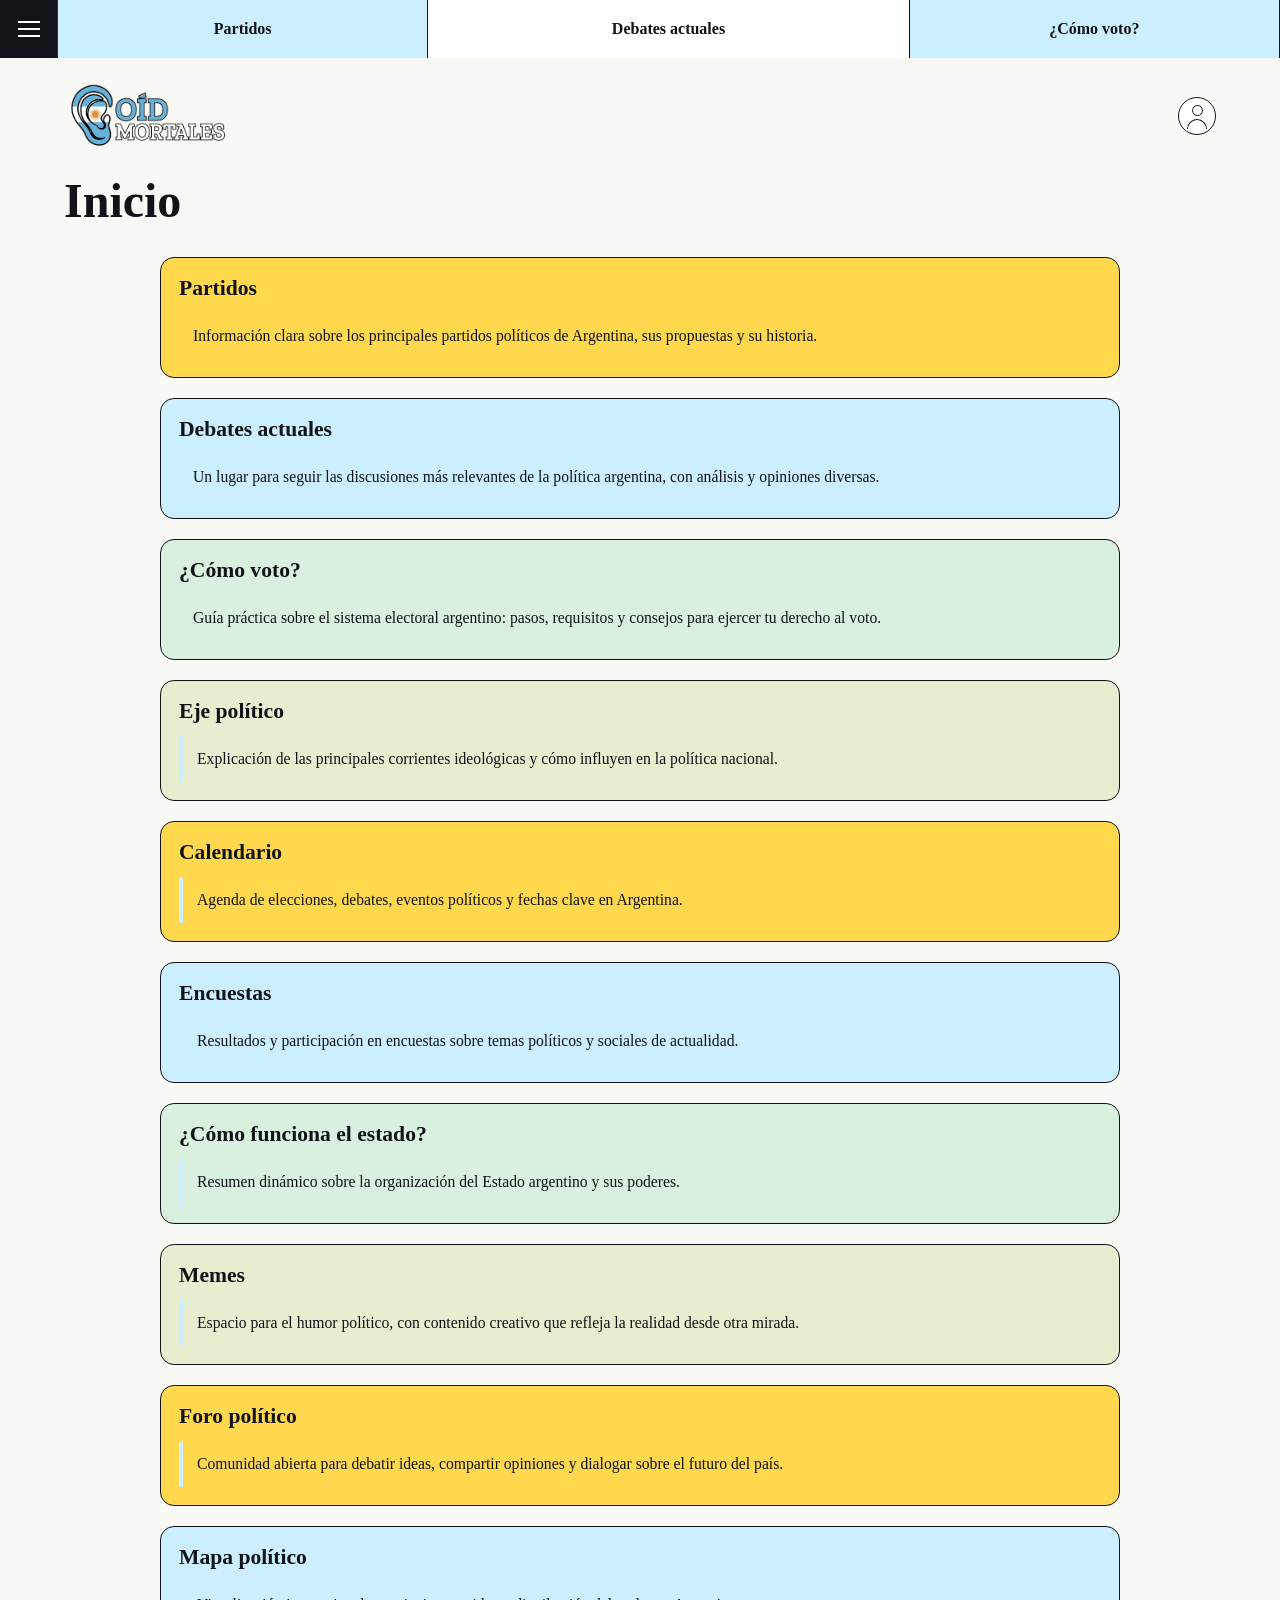
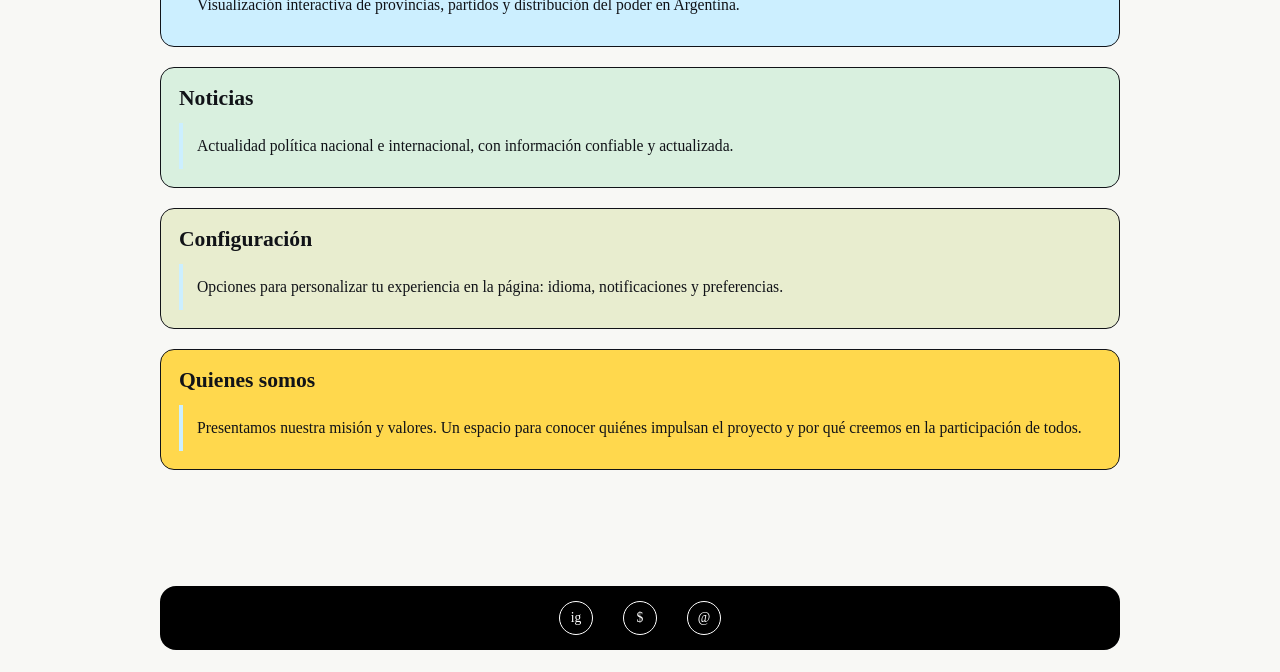
<file: HTML/Index.html>
<!DOCTYPE html>
<html lang="es">
<head>
  <meta charset="UTF-8">
  <meta name="viewport" content="width=device-width, initial-scale=1.0">
  <meta name="description" content="Oíd Mortales: inicio e información política de Argentina.">
  <title>Inicio | OÍD MORTALES</title>
  <link rel="stylesheet" href="style.css">
</head>
<body>
  <header class="site-header">
    <nav class="topbar" aria-label="Navegación principal">
      <button class="menu-toggle" type="button" aria-label="Abrir menú" aria-expanded="false" aria-controls="side-menu">
        <span></span><span></span><span></span>
      </button>
      <div class="tabs">
        <a class="tab blue" href="partidos.html">Partidos</a>
        <a class="tab" href="debates.html">Debates actuales</a>
        <a class="tab blue" href="como-voto.html">¿Cómo voto?</a>
      </div>
    </nav>
    <div class="side-menu" id="side-menu">
      <a href="Index.html" aria-current="page">Inicio</a>
      <a href="Partidos.html">Partidos</a>
      <a href="Debates.html">Debates actuales</a>
      <a href="Como-voto.html">¿Cómo voto?</a>
      <a href="Eje-politico.html">Eje político</a>
      <a href="Calendario.html">Calendario</a>
      <a href="Encuestas.html">Encuestas</a>
      <a href="Como-funciona-el-estado.html">¿Cómo funciona el estado?</a>
      <a href="Memes.html">Memes</a>
      <a href="Foro-publico.html">Foro público</a>
      <a href="Mapa-politico.html">Mapa político</a>
      <a href="Noticias.html">Noticias</a>
      <a href="Configuracion.html">Configuración</a>
      <a href="Quienes-somos.html">Quiénes somos</a>
    </div>
    <div class="brand-header start-header">
      <div class="brand-line">
        <img class="brand" src="assets/oid-mortales.png" alt="Oíd Mortales">
        <a class="profile" href="Usuario.html" aria-label="Perfil de usuario"></a>
      </div>
      <h1 id="inicio">Inicio</h1>
    </div>
  </header>

  <main class="start-main">
    <section class="section-list" aria-label="Secciones del sitio">
      <a class="section-link section-card" id="partidos" href="partidos.html"><h2>Partidos</h2><p>Información clara sobre los principales partidos políticos de Argentina, sus propuestas y su historia.</p></a>
      <a class="section-link section-card" id="debates" href="debates.html"><h2>Debates actuales</h2><p>Un lugar para seguir las discusiones más relevantes de la política argentina, con análisis y opiniones diversas.</p></a>
      <a class="section-link section-card" id="como-voto" href="como-voto.html"><h2>¿Cómo voto?</h2><p>Guía práctica sobre el sistema electoral argentino: pasos, requisitos y consejos para ejercer tu derecho al voto.</p></a>
      <a class="section-link" id="eje-politico" href="Eje-politico.html"><h2>Eje político</h2><p>Explicación de las principales corrientes ideológicas y cómo influyen en la política nacional.</p></a>
      <a class="section-link" id="calendario" href="Calendario.html"><h2>Calendario</h2><p>Agenda de elecciones, debates, eventos políticos y fechas clave en Argentina.</p></a>
      <a class="section-link" id="encuestas" href="Encuestas.html"><h2>Encuestas</h2><p>Resultados y participación en encuestas sobre temas políticos y sociales de actualidad.</p></a>
      <a class="section-link" id="estado" href="#estado"><h2>¿Cómo funciona el estado?</h2><p>Resumen dinámico sobre la organización del Estado argentino y sus poderes.</p></a>
      <a class="section-link" id="memes" href="Memes.html"><h2>Memes</h2><p>Espacio para el humor político, con contenido creativo que refleja la realidad desde otra mirada.</p></a>
      <a class="section-link" id="foro" href="#foro"><h2>Foro político</h2><p>Comunidad abierta para debatir ideas, compartir opiniones y dialogar sobre el futuro del país.</p></a>
      <a class="section-link" id="mapa" href="Mapa-politico.html"><h2>Mapa político</h2><p>Visualización interactiva de provincias, partidos y distribución del poder en Argentina.</p></a>
      <a class="section-link" id="noticias" href="Noticias.html"><h2>Noticias</h2><p>Actualidad política nacional e internacional, con información confiable y actualizada.</p></a>
      <a class="section-link" id="configuracion" href="Configuracion.html"><h2>Configuración</h2><p>Opciones para personalizar tu experiencia en la página: idioma, notificaciones y preferencias.</p></a>
      <a class="section-link" id="quienes-somos" href="Quienes-somos.html"><h2>Quienes somos</h2><p>Presentamos nuestra misión y valores. Un espacio para conocer quiénes impulsan el proyecto y por qué creemos en la participación de todos.</p></a>
    </section>
  </main>

  <footer>
    <div class="footer-inner" aria-label="Enlaces de contacto">
      <a class="footer-link" href="#instagram" aria-label="Instagram">ig</a>
      <a class="footer-link" href="#donaciones" aria-label="Donaciones">$</a>
      <a class="footer-link" href="mailto:contacto@oidmortales.com" aria-label="Correo electrónico">@</a>
    </div>
  </footer>

  <script>
    const menuButton = document.querySelector('.menu-toggle');
    const sideMenu = document.querySelector('#side-menu');
    menuButton.addEventListener('click', () => {
      const isOpen = sideMenu.classList.toggle('open');
      menuButton.setAttribute('aria-expanded', String(isOpen));
    });
  </script>
</body>
</html>
</file>
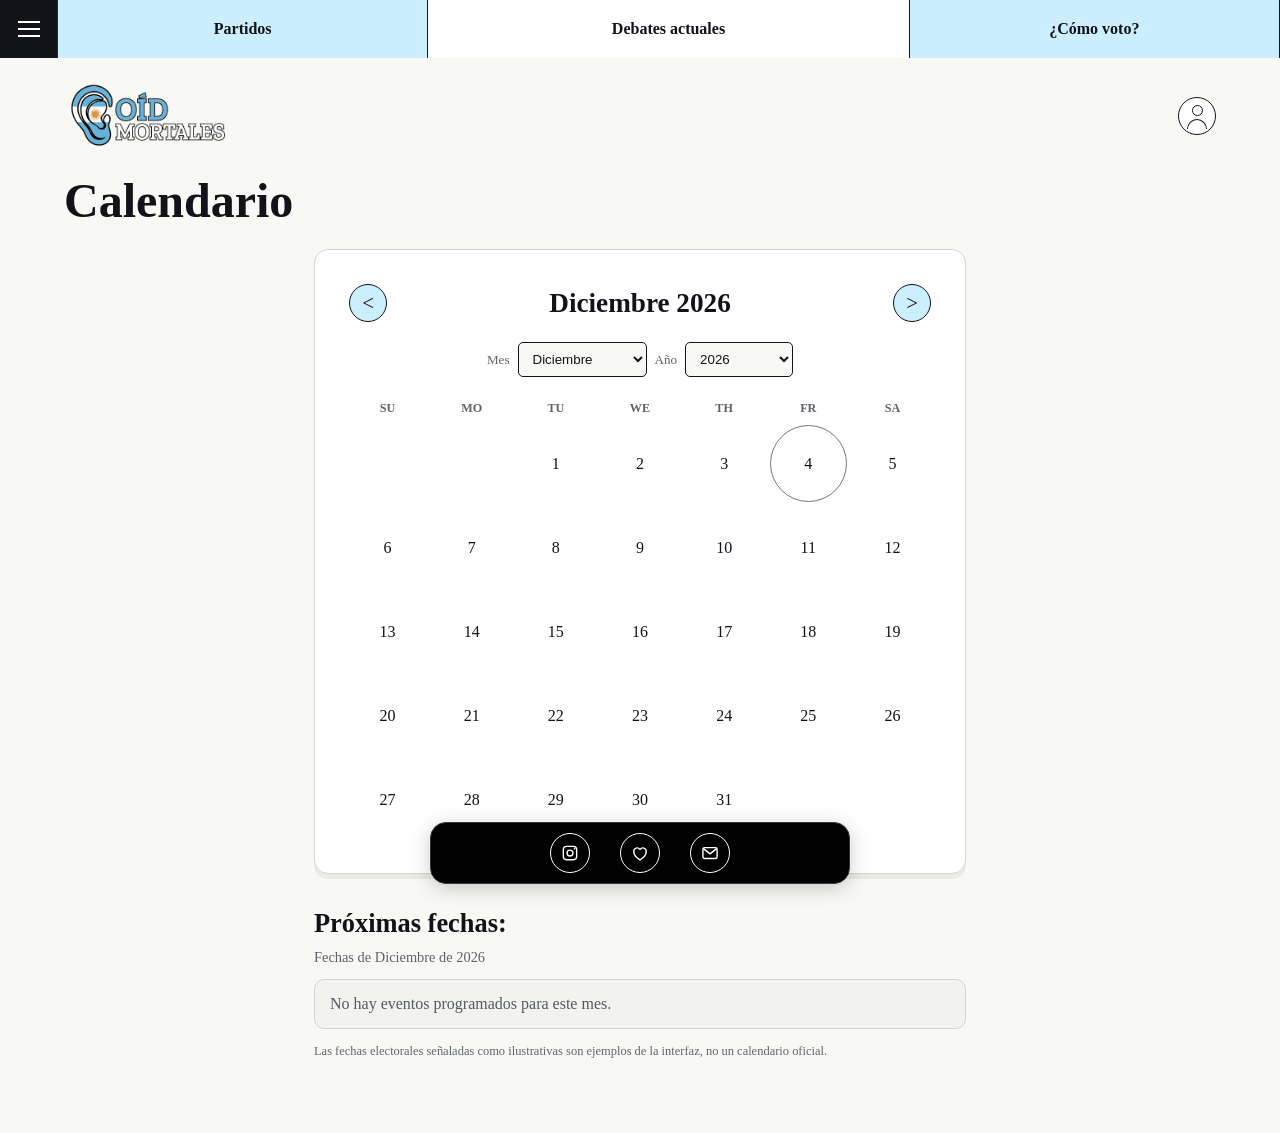
<file: HTML/Calendario.html>
<!DOCTYPE html>
<html lang="es">
<head>
	<meta charset="UTF-8">
	<meta name="viewport" content="width=device-width, initial-scale=1.0">
	<meta name="description" content="Calendario político y electoral de Oíd Mortales.">
	<title>Calendario | OÍD MORTALES</title>
	<link rel="stylesheet" href="style.css">
</head>
<body class="calendar-page">
	<header class="site-header">
		<nav class="topbar" aria-label="Navegación principal">
			<button class="menu-toggle" type="button" aria-label="Abrir menú" aria-expanded="false" aria-controls="side-menu"><span></span><span></span><span></span></button>
			<div class="tabs">
				<a class="tab blue" href="Partidos.html">Partidos</a>
				<a class="tab" href="Debates.html">Debates actuales</a>
				<a class="tab blue" href="Como-voto.html">¿Cómo voto?</a>
			</div>
		</nav>
		<div class="side-menu" id="side-menu">
			<a href="Index.html">Inicio</a>
			<a href="Partidos.html">Partidos</a>
			<a href="Debates.html">Debates actuales</a>
			<a href="Como-voto.html">¿Cómo voto?</a>
			<a href="Eje-politico.html">Eje político</a>
			<a href="Calendario.html" aria-current="page">Calendario</a>
			<a href="Encuestas.html">Encuestas</a>
			<a href="Como-funciona-el-estado.html">¿Cómo funciona el estado?</a>
			<a href="Memes.html">Memes</a>
			<a href="Foro-publico.html">Foro público</a>
			<a href="Mapa-politico.html">Mapa político</a>
			<a href="Noticias.html">Noticias</a>
			<a href="Configuracion.html">Configuración</a>
			<a href="Quienes-somos.html">Quiénes somos</a>
		</div>
		<div class="brand-header calendar-header">
			<div class="brand-line"><img class="brand" src="assets/oid-mortales.png" alt="Oíd Mortales"><a class="profile" href="Usuario.html" aria-label="Perfil de usuario"></a></div>
			<h1>Calendario</h1>
		</div>
	</header>

	<main class="calendar-main">
		<section class="calendar-card" aria-labelledby="calendar-title">
			<div class="calendar-toolbar">
				<button class="calendar-nav" id="previous-month" type="button" aria-label="Mes anterior">&lt;</button>
				<h2 id="calendar-title">Septiembre 2025</h2>
				<button class="calendar-nav" id="next-month" type="button" aria-label="Mes siguiente">&gt;</button>
			</div>
			<div class="calendar-selectors">
				<label for="month-select">Mes</label>
				<select id="month-select" aria-label="Seleccionar mes"></select>
				<label for="year-select">Año</label>
				<select id="year-select" aria-label="Seleccionar año"></select>
			</div>
			<div class="calendar-weekdays" aria-hidden="true">
				<span>Su</span><span>Mo</span><span>Tu</span><span>We</span><span>Th</span><span>Fr</span><span>Sa</span>
			</div>
			<div class="calendar-grid" id="calendar-grid" role="group" aria-label="Días del mes"></div>
		</section>

		<section class="upcoming" aria-labelledby="upcoming-title">
			<h2 id="upcoming-title">Próximas fechas:</h2>
			<p class="event-selection" id="event-selection" aria-live="polite">Fechas de este mes</p>
			<ul class="event-list" id="event-list" aria-live="polite"></ul>
		</section>
		<p class="calendar-note">Las fechas electorales señaladas como ilustrativas son ejemplos de la interfaz, no un calendario oficial.</p>
	</main>

	<footer class="calendar-footer">
		<nav class="footer-inner" aria-label="Enlaces de contacto">
			<a class="footer-link" href="#instagram" aria-label="Instagram"><svg aria-hidden="true" viewBox="0 0 24 24"><rect x="4" y="4" width="16" height="16" rx="4"></rect><circle cx="12" cy="12" r="3.5"></circle><circle class="icon-dot" cx="17.5" cy="6.8" r="1"></circle></svg></a>
			<a class="footer-link" href="#donaciones" aria-label="Donaciones"><svg aria-hidden="true" viewBox="0 0 24 24"><path d="M12 20.2s-7.5-4.4-7.5-10A4.1 4.1 0 0 1 12 7.7a4.1 4.1 0 0 1 7.5 2.5c0 5.6-7.5 10-7.5 10Z"></path></svg></a>
			<a class="footer-link" href="mailto:contacto@oidmortales.com" aria-label="Correo electrónico"><svg aria-hidden="true" viewBox="0 0 24 24"><rect x="3.5" y="5.5" width="17" height="13" rx="2"></rect><path d="m4.5 7 7.5 6 7.5-6"></path></svg></a>
		</nav>
	</footer>
	<script>
		const monthNames = ['Enero', 'Febrero', 'Marzo', 'Abril', 'Mayo', 'Junio', 'Julio', 'Agosto', 'Septiembre', 'Octubre', 'Noviembre', 'Diciembre'];
		const monthSelect = document.querySelector('#month-select');
		const yearSelect = document.querySelector('#year-select');
		const calendarTitle = document.querySelector('#calendar-title');
		const calendarGrid = document.querySelector('#calendar-grid');
		const eventList = document.querySelector('#event-list');
		const eventSelection = document.querySelector('#event-selection');
		const today = new Date();
		let displayedDate = new Date(today.getFullYear(), today.getMonth(), 1);
		let selectedDate = null;
		const events = [
			{ date: '2023-08-13', title: 'Elecciones PASO', kind: 'election' },
			{ date: '2023-10-22', title: 'Elecciones Generales', kind: 'election' },
			{ date: '2025-02-24', title: 'Elecciones de diputados (fecha ilustrativa)', kind: 'illustrative' },
			{ date: '2025-03-06', title: 'Elecciones presidenciales (fecha ilustrativa)', kind: 'illustrative' },
			{ date: '2025-03-12', title: 'Sanción de ley / Debate parlamentario (fecha ilustrativa)', kind: 'illustrative' }
		];

		monthNames.forEach((month, index) => monthSelect.add(new Option(month, index)));
		for (let year = today.getFullYear() - 5; year <= today.getFullYear() + 10; year += 1) yearSelect.add(new Option(year, year));

		function dateKey(year, month, day) {
			return `${year}-${String(month + 1).padStart(2, '0')}-${String(day).padStart(2, '0')}`;
		}

		function getEvents(year, month, day = null) {
			const monthKey = `${year}-${String(month + 1).padStart(2, '0')}-`;
			const selectedKey = day === null ? null : dateKey(year, month, day);
			const visibleEvents = events.filter((item) => item.date.startsWith(monthKey) && (selectedKey === null || item.date === selectedKey));
			if (month === 2 && (day === null || day === 24)) {
				visibleEvents.push({
					date: dateKey(year, month, 24),
					title: 'Día Nacional de la Memoria por la Verdad y la Justicia',
					kind: 'historical'
				});
			}
			return visibleEvents.sort((first, second) => first.date.localeCompare(second.date));
		}

		function renderEvents() {
			const year = displayedDate.getFullYear();
			const month = displayedDate.getMonth();
			const eventsForSelection = getEvents(year, month, selectedDate);
			const selectionDescription = selectedDate === null
				? `Fechas de ${monthNames[month]} de ${year}`
				: `${selectedDate} de ${monthNames[month]} de ${year}`;
			eventSelection.textContent = selectionDescription;
			eventList.replaceChildren();

			if (eventsForSelection.length === 0) {
				const emptyMessage = document.createElement('li');
				emptyMessage.className = 'event-empty';
				emptyMessage.textContent = selectedDate === null
					? 'No hay eventos programados para este mes.'
					: 'No hay eventos programados para este día.';
				eventList.append(emptyMessage);
				return;
			}

			eventsForSelection.forEach((calendarEvent) => {
				const item = document.createElement('li');
				item.classList.add(`event-${calendarEvent.kind}`);
				const [, eventMonth, eventDay] = calendarEvent.date.split('-');
				const icon = document.createElement('span');
				icon.className = 'event-icon';
				icon.setAttribute('aria-hidden', 'true');
				icon.textContent = '▣';
				const date = document.createElement('time');
				date.dateTime = calendarEvent.date;
				date.textContent = `${Number(eventDay)}/${Number(eventMonth)}`;
				const title = document.createElement('span');
				title.textContent = calendarEvent.title;
				item.append(icon, date, title);
				eventList.append(item);
			});
		}

		function renderCalendar() {
			const year = displayedDate.getFullYear();
			const month = displayedDate.getMonth();
			const firstDay = new Date(year, month, 1).getDay();
			const daysInMonth = new Date(year, month + 1, 0).getDate();
			calendarTitle.textContent = `${monthNames[month]} ${year}`;
			monthSelect.value = String(month);
			if (![...yearSelect.options].some((option) => Number(option.value) === year)) {
				yearSelect.add(new Option(year, year));
				[...yearSelect.options]
					.sort((first, second) => Number(first.value) - Number(second.value))
					.forEach((option) => yearSelect.append(option));
			}
			yearSelect.value = String(year);
			calendarGrid.innerHTML = '';

			for (let index = 0; index < firstDay; index += 1) {
				const emptyDay = document.createElement('span');
				emptyDay.className = 'calendar-day is-empty';
				emptyDay.setAttribute('aria-hidden', 'true');
				calendarGrid.append(emptyDay);
			}

			for (let day = 1; day <= daysInMonth; day += 1) {
				const dayButton = document.createElement('button');
				dayButton.className = 'calendar-day';
				dayButton.type = 'button';
				dayButton.textContent = day;
				dayButton.setAttribute('aria-pressed', String(selectedDate === day));
				dayButton.setAttribute('aria-label', `${day} de ${monthNames[month]} de ${year}`);
				if (selectedDate === day) dayButton.classList.add('is-selected');
				if (year === today.getFullYear() && month === today.getMonth() && day === today.getDate()) {
					dayButton.classList.add('is-today');
				}
				if (getEvents(year, month, day).length > 0) {
					dayButton.classList.add('has-event');
					const titles = getEvents(year, month, day).map((calendarEvent) => calendarEvent.title).join(', ');
					dayButton.title = titles;
					dayButton.setAttribute('aria-label', `${day} de ${monthNames[month]} de ${year}: ${titles}`);
				}
				dayButton.addEventListener('click', () => {
					selectedDate = day;
					renderCalendar();
					renderEvents();
					calendarGrid.querySelector(`[aria-pressed="true"]`).focus();
				});
				calendarGrid.append(dayButton);
			}
			renderEvents();
		}

		function changeMonth(offset) {
			displayedDate = new Date(displayedDate.getFullYear(), displayedDate.getMonth() + offset, 1);
			selectedDate = null;
			renderCalendar();
		}

		document.querySelector('#previous-month').addEventListener('click', () => changeMonth(-1));
		document.querySelector('#next-month').addEventListener('click', () => changeMonth(1));
		monthSelect.addEventListener('change', () => {
			displayedDate = new Date(displayedDate.getFullYear(), Number(monthSelect.value), 1);
			selectedDate = null;
			renderCalendar();
		});
		yearSelect.addEventListener('change', () => {
			displayedDate = new Date(Number(yearSelect.value), displayedDate.getMonth(), 1);
			selectedDate = null;
			renderCalendar();
		});
		document.querySelector('.menu-toggle').addEventListener('click', (event) => {
			const sideMenu = document.querySelector('#side-menu');
			const isOpen = sideMenu.classList.toggle('open');
			event.currentTarget.setAttribute('aria-expanded', String(isOpen));
		});
		renderCalendar();
	</script>
</body>
</html>
</file>
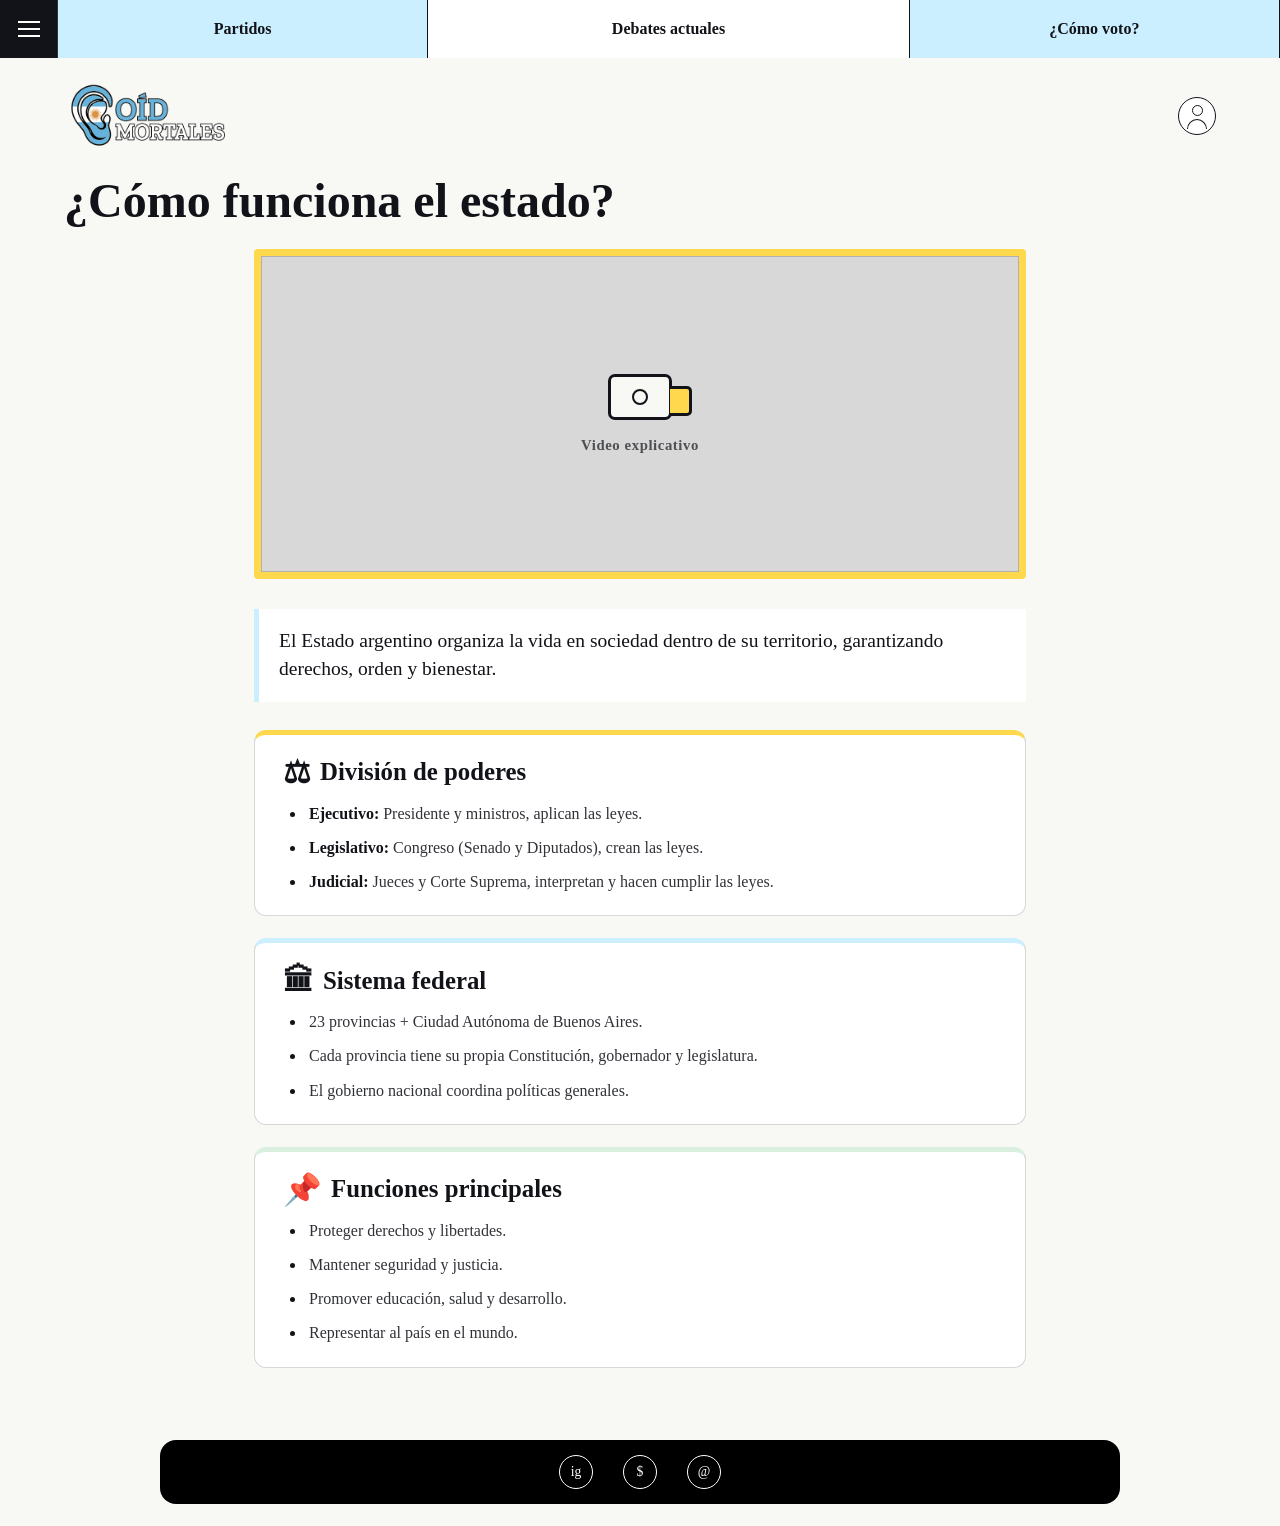
<file: HTML/Como-funciona-el-estado.html>
<!DOCTYPE html>
<html lang="es">
<head>
	<meta charset="UTF-8">
	<meta name="viewport" content="width=device-width, initial-scale=1.0">
	<meta name="description" content="Cómo funciona el Estado argentino - Oíd Mortales.">
	<title>¿Cómo funciona el estado? | OÍD MORTALES</title>
	<link rel="stylesheet" href="style.css">
</head>
<body class="state-page">
	<header class="site-header">
		<nav class="topbar" aria-label="Navegación principal">
			<button class="menu-toggle" type="button" aria-label="Abrir menú" aria-expanded="false" aria-controls="side-menu"><span></span><span></span><span></span></button>
			<div class="tabs">
				<a class="tab blue" href="Partidos.html">Partidos</a>
				<a class="tab" href="Debates.html">Debates actuales</a>
				<a class="tab blue" href="Como-voto.html">¿Cómo voto?</a>
			</div>
		</nav>
		<div class="side-menu" id="side-menu">
			<a href="Index.html">Inicio</a>
			<a href="Partidos.html">Partidos</a>
			<a href="Debates.html">Debates actuales</a>
			<a href="Como-voto.html">¿Cómo voto?</a>
			<a href="Eje-politico.html">Eje político</a>
			<a href="Calendario.html">Calendario</a>
			<a href="Encuestas.html">Encuestas</a>
			<a href="Como-funciona-el-estado.html" aria-current="page">¿Cómo funciona el estado?</a>
			<a href="Memes.html">Memes</a>
			<a href="Foro-publico.html">Foro público</a>
			<a href="Mapa-politico.html">Mapa político</a>
			<a href="Noticias.html">Noticias</a>
			<a href="Configuracion.html">Configuración</a>
			<a href="Quienes-somos.html">Quiénes somos</a>
		</div>
		<div class="brand-header state-header">
			<div class="brand-line"><img class="brand" src="assets/oid-mortales.png" alt="Oíd Mortales"><a class="profile" href="Usuario.html" aria-label="Perfil de usuario"></a></div>
			<h1>¿Cómo funciona el estado?</h1>
		</div>
	</header>

	<main class="state-main">
		<section class="video-panel" aria-label="Video explicativo">
			<div class="video-frame" role="img" aria-label="Reproductor de video explicativo pendiente de reproducción">
				<span class="video-camera" aria-hidden="true"><span></span></span>
				<span class="video-label">Video explicativo</span>
			</div>
		</section>

		<section class="state-content" aria-label="Información sobre el Estado argentino">
			<p class="state-intro">El Estado argentino organiza la vida en sociedad dentro de su territorio, garantizando derechos, orden y bienestar.</p>

			<article class="state-section">
				<h2><span aria-hidden="true">⚖</span> División de poderes</h2>
				<ul>
					<li><strong>Ejecutivo:</strong> Presidente y ministros, aplican las leyes.</li>
					<li><strong>Legislativo:</strong> Congreso (Senado y Diputados), crean las leyes.</li>
					<li><strong>Judicial:</strong> Jueces y Corte Suprema, interpretan y hacen cumplir las leyes.</li>
				</ul>
			</article>

			<article class="state-section">
				<h2><span aria-hidden="true">🏛</span> Sistema federal</h2>
				<ul>
					<li>23 provincias + Ciudad Autónoma de Buenos Aires.</li>
					<li>Cada provincia tiene su propia Constitución, gobernador y legislatura.</li>
					<li>El gobierno nacional coordina políticas generales.</li>
				</ul>
			</article>

			<article class="state-section">
				<h2><span aria-hidden="true">📌</span> Funciones principales</h2>
				<ul>
					<li>Proteger derechos y libertades.</li>
					<li>Mantener seguridad y justicia.</li>
					<li>Promover educación, salud y desarrollo.</li>
					<li>Representar al país en el mundo.</li>
				</ul>
			</article>
		</section>
	</main>

	<footer><div class="footer-inner" aria-label="Enlaces de contacto"><a class="footer-link" href="#instagram" aria-label="Instagram">ig</a><a class="footer-link" href="#donaciones" aria-label="Donaciones">$</a><a class="footer-link" href="mailto:contacto@oidmortales.com" aria-label="Correo electrónico">@</a></div></footer>
	<script>
		const menuButton = document.querySelector('.menu-toggle');
		const sideMenu = document.querySelector('#side-menu');
		menuButton.addEventListener('click', (event) => {
			const isOpen = sideMenu.classList.toggle('open');
			event.currentTarget.setAttribute('aria-expanded', String(isOpen));
		});
	</script>
</body>
</html>
</file>
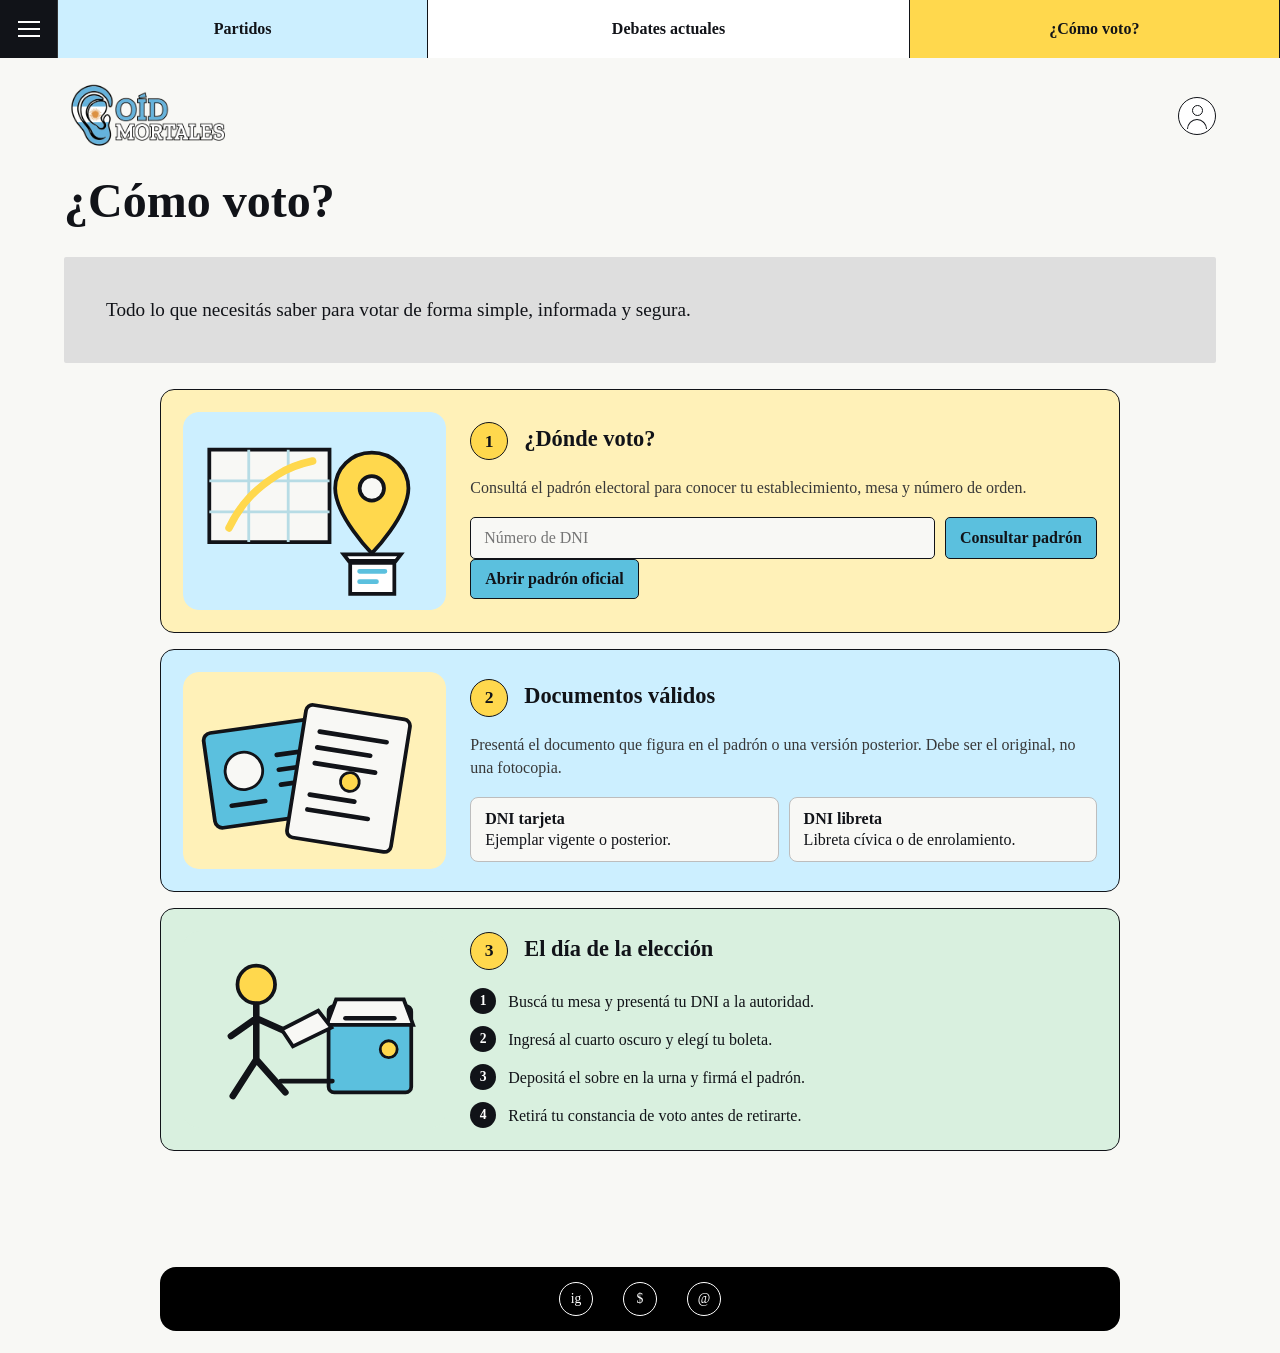
<file: HTML/Como-voto.html>
<!DOCTYPE html>
<html lang="es">
<head>
	<meta charset="UTF-8">
	<meta name="viewport" content="width=device-width, initial-scale=1.0">
	<meta name="description" content="Guía para votar en Argentina - Oíd Mortales">
	<title>¿Cómo voto? | OÍD MORTALES</title>
	<link rel="stylesheet" href="style.css">
	<style>
		:root { --ink:#111318; --paper:#f8f8f5; --yellow:#ffd84d; --blue:#5bc0de; --panel:#dedede; --soft-blue:#ccefff; --muted:#686868; --green:#d9f0df; }
		* { box-sizing:border-box; }
		html { scroll-behavior:smooth; }
		body { margin:0; color:var(--ink); background:var(--paper); font-family:Georgia,"Times New Roman",serif; }
		button,a,input { font:inherit; }
		.topbar { display:flex; align-items:stretch; min-height:58px; background:var(--ink); }
		.menu-toggle { display:grid; width:58px; place-content:center; gap:5px; border:0; border-right:1px solid #333; background:transparent; cursor:pointer; }
		.menu-toggle span { width:22px; height:2px; background:white; }
		.tabs { display:grid; grid-template-columns:1fr 1.3fr 1fr; flex:1; }
		.tab { display:grid; place-items:center; min-height:58px; padding:8px 12px; border:0; border-right:1px solid var(--ink); color:var(--ink); background:white; text-decoration:none; text-align:center; font-weight:700; cursor:pointer; }
		.tab.blue { background:var(--soft-blue); }
		.tab.active { background:var(--yellow); }
		.side-menu { display:none; position:absolute; z-index:3; width:min(300px,88vw); padding:10px 0; border:1px solid var(--ink); border-top:0; background:var(--paper); box-shadow:5px 5px 0 var(--ink); }
		.side-menu.open { display:block; }
		.side-menu a { display:block; padding:12px 18px; color:var(--ink); text-decoration:none; border-bottom:1px solid #ccc; }
		.side-menu a:hover { background:var(--yellow); }
		.brand-header { padding:24px clamp(20px,5vw,64px) 14px; }
		.brand-line { display:flex; align-items:center; justify-content:space-between; }
		.brand { margin:0; font-size:clamp(1rem,2vw,1.35rem); letter-spacing:.12em; font-weight:700; }
		.profile { width:38px; height:38px; border:1px solid var(--ink); border-radius:50%; background:white; }
		.profile::before,.profile::after { content:""; display:block; margin:auto; border:1.5px solid var(--ink); }
		.profile::before { width:9px; height:9px; margin-top:7px; border-radius:50%; }
		.profile::after { width:18px; height:9px; margin-top:3px; border-radius:12px 12px 0 0; border-bottom:0; }
		h1 { margin:28px 0 18px; font-size:clamp(2rem,4vw,3rem); line-height:1; }
		main { padding:0 clamp(20px,5vw,64px) 100px; }
		.intro { display:flex; align-items:center; min-height:106px; margin-bottom:26px; padding:22px clamp(20px,4vw,42px); border-radius:2px; background:var(--panel); }
		.intro p { max-width:680px; margin:0; font-size:clamp(1rem,2vw,1.2rem); line-height:1.35; }
		.guide { display:grid; gap:16px; max-width:960px; margin:0 auto; }
		.guide-card { display:grid; grid-template-columns:minmax(150px,.42fr) 1fr; gap:24px; align-items:center; padding:22px; border:1px solid var(--ink); border-radius:14px; background:white; }
		.guide-visual { display:flex; align-items:center; justify-content:center; margin:0; }
		.guide-visual img { display:block; width:100%; max-width:280px; height:auto; border-radius:16px; }
		.guide-copy { min-width:0; }
		.card-heading { display:flex; align-items:flex-start; gap:16px; margin-bottom:16px; }
		.step-number { display:grid; flex:0 0 38px; width:38px; height:38px; place-items:center; border:1px solid var(--ink); border-radius:50%; background:var(--yellow); font-size:1.1rem; font-weight:700; }
		.card-heading h2 { margin:4px 0 0; font-size:clamp(1.15rem,2vw,1.4rem); line-height:1.15; }
		.guide-card p { margin:0; color:#383838; line-height:1.45; }
		.search-form { display:flex; gap:10px; margin-top:18px; }
		.search-form label { position:absolute; width:1px; height:1px; overflow:hidden; clip:rect(0,0,0,0); }
		.search-form input { min-width:0; flex:1; padding:11px 13px; border:1px solid var(--ink); border-radius:5px; color:var(--ink); background:var(--paper); }
		.search-form button,.external-link { display:inline-block; padding:10px 14px; border:1px solid var(--ink); border-radius:5px; color:var(--ink); background:var(--blue); text-decoration:none; font-weight:700; cursor:pointer; }
		.search-form button:hover,.external-link:hover,.search-form button:focus-visible,.external-link:focus-visible { background:var(--yellow); outline:none; }
		.search-result { display:none; margin-top:12px; padding:10px 12px; border-left:4px solid var(--blue); background:var(--green); }
		.search-result.visible { display:block; }
		.document-list { display:grid; grid-template-columns:repeat(2,minmax(0,1fr)); gap:10px; margin:18px 0 0; padding:0; list-style:none; }
		.document-list li { padding:12px 14px; border:1px solid #bdbdbd; border-radius:8px; background:var(--paper); }
		.document-list strong { display:block; margin-bottom:3px; }
		.steps { display:grid; gap:12px; margin:18px 0 0; padding:0; list-style:none; counter-reset:vote-step; }
		.steps li { display:flex; gap:12px; align-items:flex-start; counter-increment:vote-step; }
		.steps li::before { content:counter(vote-step); display:grid; flex:0 0 26px; width:26px; height:26px; place-items:center; border-radius:50%; color:white; background:var(--ink); font-size:.85rem; font-weight:700; }
		.steps li span { padding-top:3px; line-height:1.35; }
		footer { display:flex; justify-content:center; padding:16px 20px 22px; }
		.footer-inner { display:flex; justify-content:center; gap:30px; width:min(100%,960px); padding:15px; border-radius:16px; background:#000; }
		.footer-link { display:grid; width:34px; height:34px; place-items:center; border:1px solid white; border-radius:50%; color:white; text-decoration:none; font-size:.85rem; }
		@media (max-width:620px) {
			.topbar { min-height:52px; }.menu-toggle { width:48px; }.tab { min-height:52px; padding:7px 5px; font-size:.78rem; }
			.brand-header { padding-top:20px; }.intro { min-height:94px; padding:18px 20px; }.guide { gap:12px; }.guide-card { grid-template-columns:1fr; gap:16px; padding:16px; }.guide-visual img { max-width:240px; }
			.search-form { flex-direction:column; }.search-form button { width:100%; }.document-list { grid-template-columns:1fr; } main { padding-bottom:60px; }
		}
	</style>
</head>
<body>
	<header>
		<nav class="topbar" aria-label="Navegación principal">
			<button class="menu-toggle" type="button" aria-label="Abrir menú" aria-expanded="false" aria-controls="side-menu"><span></span><span></span><span></span></button>
			<div class="tabs"><a class="tab blue" href="partidos.html">Partidos</a><a class="tab" href="debates.html">Debates actuales</a><a class="tab active" href="como-voto.html" aria-current="page">¿Cómo voto?</a></div>
		</nav>
		<div class="side-menu" id="side-menu">
			<a href="Index.html">Inicio</a>
			<a href="Partidos.html">Partidos</a>
			<a href="Debates.html">Debates actuales</a>
			<a href="Como-voto.html" aria-current="page">¿Cómo voto?</a>
			<a href="Eje-politico.html">Eje político</a>
			<a href="Calendario.html">Calendario</a>
			<a href="Encuestas.html">Encuestas</a>
			<a href="Como-funciona-el-estado.html">¿Cómo funciona el estado?</a>
			<a href="Memes.html">Memes</a>
			<a href="Foro-publico.html">Foro público</a>
			<a href="Mapa-politico.html">Mapa político</a>
			<a href="Noticias.html">Noticias</a>
			<a href="Configuracion.html">Configuración</a>
			<a href="Quienes-somos.html">Quiénes somos</a>
		</div>
		<div class="brand-header"><div class="brand-line"><img class="brand" src="assets/oid-mortales.png" alt="Oíd Mortales"><a class="profile" href="Usuario.html" aria-label="Perfil de usuario"></a></div><h1>¿Cómo voto?</h1></div>
	</header>
	<main>
		<section class="intro" aria-label="Introducción a la guía"><p>Todo lo que necesitás saber para votar de forma simple, informada y segura.</p></section>
		<section class="guide" aria-label="Guía para votar">
			<article class="guide-card" id="donde-voto">
				<figure class="guide-visual"><img src="ilustracion-padron.svg" alt="Mapa con ubicación y urna electoral"></figure>
				<div class="guide-copy"><div class="card-heading"><span class="step-number">1</span><h2>¿Dónde voto?</h2></div>
				<p>Consultá el padrón electoral para conocer tu establecimiento, mesa y número de orden.</p>
				<form class="search-form" id="padron-form"><label for="dni">Ingresá tu DNI</label><input id="dni" name="dni" type="text" inputmode="numeric" placeholder="Número de DNI" required><button type="submit">Consultar padrón</button></form>
				<a class="external-link" href="https://www.padron.gov.ar/" target="_blank" rel="noopener noreferrer">Abrir padrón oficial</a>
				<p class="search-result" id="search-result" role="status"></p></div>
			</article>
			<article class="guide-card" id="documentos-validos">
				<figure class="guide-visual"><img src="ilustracion-documentos.svg" alt="DNI tarjeta y documento de identidad"></figure>
				<div class="guide-copy"><div class="card-heading"><span class="step-number">2</span><h2>Documentos válidos</h2></div>
				<p>Presentá el documento que figura en el padrón o una versión posterior. Debe ser el original, no una fotocopia.</p>
				<ul class="document-list"><li><strong>DNI tarjeta</strong>Ejemplar vigente o posterior.</li><li><strong>DNI libreta</strong>Libreta cívica o de enrolamiento.</li></ul></div>
			</article>
			<article class="guide-card" id="dia-eleccion">
				<figure class="guide-visual"><img src="ilustracion-eleccion.svg" alt="Persona depositando un sobre en una urna"></figure>
				<div class="guide-copy"><div class="card-heading"><span class="step-number">3</span><h2>El día de la elección</h2></div>
				<ol class="steps"><li><span>Buscá tu mesa y presentá tu DNI a la autoridad.</span></li><li><span>Ingresá al cuarto oscuro y elegí tu boleta.</span></li><li><span>Depositá el sobre en la urna y firmá el padrón.</span></li><li><span>Retirá tu constancia de voto antes de retirarte.</span></li></ol></div>
			</article>
		</section>
	</main>
	<footer><div class="footer-inner" aria-label="Enlaces de contacto"><a class="footer-link" href="#instagram" aria-label="Instagram">ig</a><a class="footer-link" href="#donaciones" aria-label="Donaciones">$</a><a class="footer-link" href="mailto:contacto@oidmortales.com" aria-label="Correo electrónico">@</a></div></footer>
	<script>
		const menuButton = document.querySelector('.menu-toggle');
		const sideMenu = document.querySelector('#side-menu');
		const padronForm = document.querySelector('#padron-form');
		const searchResult = document.querySelector('#search-result');
		menuButton.addEventListener('click', () => { const isOpen = sideMenu.classList.toggle('open'); menuButton.setAttribute('aria-expanded', String(isOpen)); });
		padronForm.addEventListener('submit', (event) => { event.preventDefault(); searchResult.textContent = 'Consulta preparada. Para conocer tu lugar de votación, verificá tus datos en el padrón oficial.'; searchResult.classList.add('visible'); });
	</script>
</body>
</html>
</file>
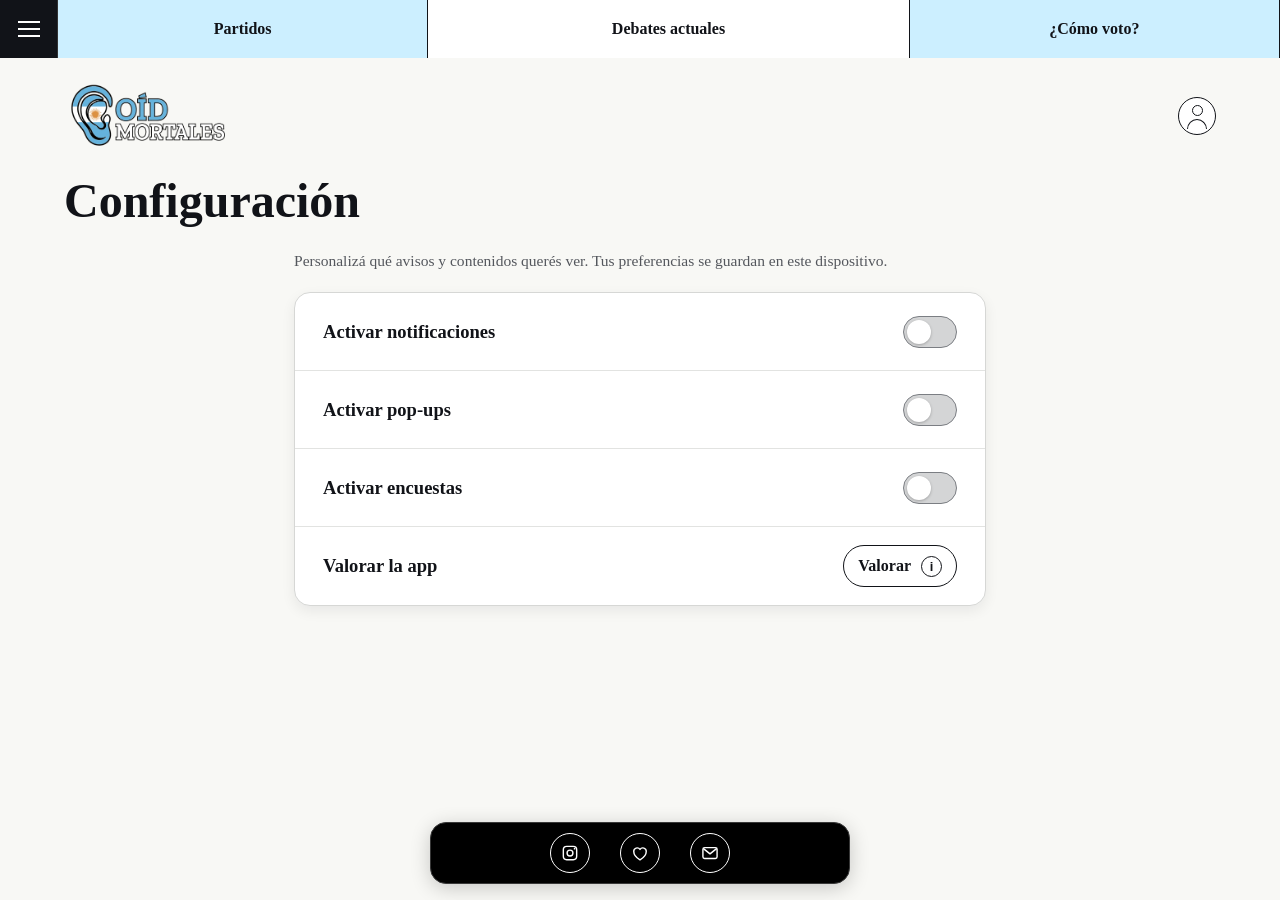
<file: HTML/Configuracion.html>
<!DOCTYPE html>
<html lang="es">
<head>
	<meta charset="UTF-8">
	<meta name="viewport" content="width=device-width, initial-scale=1.0">
	<meta name="description" content="Personalizá tus preferencias en Oíd Mortales.">
	<title>Configuración | OÍD MORTALES</title>
	<link rel="stylesheet" href="style.css">
	<style>
		.settings-page { min-height: 100vh; }
		.settings-page .topbar { position: fixed; inset: 0 0 auto; z-index: 5; width: 100%; }
		.settings-page .site-header { padding-top: 58px; }
		.settings-page .side-menu { position: fixed; top: 58px; left: 0; z-index: 6; }
		.settings-header { padding-bottom: 24px; }
		.settings-header h1 { margin-bottom: 0; }
		.settings-main { max-width: 820px; margin: 0 auto; padding-bottom: 116px; }
		.settings-intro { margin: 0 0 20px; color: #54575d; font-size: .97rem; line-height: 1.5; }
		.settings-panel { overflow: hidden; border: 1px solid #d6d7d5; border-radius: 16px; background: #fff; box-shadow: 0 5px 14px rgba(17, 19, 24, .07); }
		.settings-row { display: flex; align-items: center; justify-content: space-between; gap: 18px; min-height: 78px; padding: 16px clamp(18px, 4vw, 28px); border-bottom: 1px solid #e2e3e1; }
		.settings-row:last-child { border-bottom: 0; }
		.settings-label { font-size: clamp(1rem, 2.4vw, 1.16rem); font-weight: 700; line-height: 1.3; }
		.switch { position: relative; display: inline-flex; flex: 0 0 54px; width: 54px; height: 32px; align-items: center; }
		.switch input { position: absolute; z-index: 1; inset: 0; width: 100%; height: 100%; margin: 0; opacity: 0; cursor: pointer; }
		.switch-track { position: absolute; inset: 0; border: 1px solid #7b7e83; border-radius: 999px; background: #d4d5d6; pointer-events: none; transition: background .18s ease, border-color .18s ease; }
		.switch-track::after { position: absolute; top: 3px; left: 3px; width: 24px; height: 24px; border-radius: 50%; background: #fff; box-shadow: 0 1px 3px rgba(0, 0, 0, .24); content: ""; transition: transform .18s ease; }
		.switch input:checked + .switch-track { border-color: #159653; background: #20bd69; }
		.switch input:checked + .switch-track::after { transform: translateX(22px); }
		.switch input:focus-visible + .switch-track { outline: 3px solid #222; outline-offset: 3px; }
		.switch input:disabled + .switch-track { cursor: not-allowed; opacity: .65; }
		.rating-open { display: inline-flex; align-items: center; gap: 10px; min-height: 42px; padding: 8px 14px; border: 1px solid #111318; border-radius: 999px; color: #111318; background: #fff; font-weight: 700; cursor: pointer; }
		.rating-open:hover, .rating-open:focus-visible { background: #ccefff; outline: 2px solid #111318; outline-offset: 2px; }
		.info-icon { display: inline-grid; width: 21px; height: 21px; place-items: center; border: 1px solid currentColor; border-radius: 50%; font-family: Arial, sans-serif; font-size: .8rem; font-weight: 700; }
		.settings-status { min-height: 1.4em; margin: 14px 2px 0; color: #315f43; font-size: .88rem; line-height: 1.4; }
		.settings-status[data-state="error"] { color: #a52424; }
		.rating-dialog { width: min(440px, calc(100% - 32px)); padding: 0; border: 2px solid #ccefff; border-radius: 18px; color: #111318; background: #f8f8f5; box-shadow: 0 16px 48px rgba(0, 0, 0, .24); }
		.rating-dialog::backdrop { background: rgba(17, 19, 24, .58); }
		.rating-content { padding: clamp(22px, 5vw, 32px); }
		.rating-heading { margin: 0 0 8px; font-size: clamp(1.4rem, 5vw, 1.8rem); }
		.rating-description { margin: 0; color: #4f5258; line-height: 1.45; }
		.rating-stars { display: flex; justify-content: center; gap: clamp(4px, 2vw, 12px); margin: 24px 0 8px; }
		.rating-star { padding: 2px; border: 0; color: #777; background: transparent; font-size: clamp(2.2rem, 11vw, 3rem); line-height: 1; cursor: pointer; }
		.rating-star[aria-checked="true"], .rating-star.is-lit { color: #e8a915; }
		.rating-star:focus-visible { border-radius: 5px; outline: 2px solid #111318; outline-offset: 2px; }
		.rating-feedback { min-height: 1.4em; margin: 0; color: #315f43; font-size: .9rem; text-align: center; }
		.rating-actions { display: flex; justify-content: flex-end; margin-top: 20px; }
		.rating-close { min-height: 40px; padding: 8px 16px; border: 1px solid #111318; border-radius: 999px; color: #111318; background: #fff; font-weight: 700; cursor: pointer; }
		.rating-close:hover, .rating-close:focus-visible { background: #ccefff; outline: 2px solid #111318; outline-offset: 2px; }
		.settings-page .settings-footer { position: fixed; inset: auto 0 0; z-index: 4; padding: 12px 20px max(16px, env(safe-area-inset-bottom)); pointer-events: none; }
		.settings-page .footer-inner { width: min(100%, 420px); padding: 10px 18px; border: 1px solid #383838; box-shadow: 0 4px 20px rgba(0, 0, 0, .2); pointer-events: auto; }
		.settings-page .footer-link { width: 40px; height: 40px; }
		.settings-page .footer-link svg { width: 20px; height: 20px; fill: none; stroke: currentColor; stroke-linecap: round; stroke-linejoin: round; stroke-width: 1.7; }
		.settings-page .footer-link .icon-dot { fill: currentColor; stroke: none; }
		.settings-page .footer-link:hover, .settings-page .footer-link:focus-visible { color: #111318; background: #ccefff; outline: none; }
		@media (max-width: 620px) {
			.settings-page .site-header { padding-top: 52px; }
			.settings-page .side-menu { top: 52px; }
			.settings-main { padding-bottom: 112px; }
			.settings-row { min-height: 70px; }
			.settings-page .settings-footer { padding-right: 16px; padding-left: 16px; }
		}
		@media (prefers-reduced-motion: reduce) {
			.switch-track, .switch-track::after { transition: none; }
		}
	</style>
</head>
<body class="settings-page">
	<header class="site-header">
		<nav class="topbar" aria-label="Navegación principal">
			<button class="menu-toggle" type="button" aria-label="Abrir menú" aria-expanded="false" aria-controls="side-menu"><span></span><span></span><span></span></button>
			<div class="tabs">
				<a class="tab blue" href="Partidos.html">Partidos</a>
				<a class="tab" href="Debates.html">Debates actuales</a>
				<a class="tab blue" href="Como-voto.html">¿Cómo voto?</a>
			</div>
		</nav>
		<div class="side-menu" id="side-menu">
			<a href="Index.html">Inicio</a>
			<a href="Partidos.html">Partidos</a>
			<a href="Debates.html">Debates actuales</a>
			<a href="Como-voto.html">¿Cómo voto?</a>
			<a href="Eje-politico.html">Eje político</a>
			<a href="Calendario.html">Calendario</a>
			<a href="Encuestas.html">Encuestas</a>
			<a href="Como-funciona-el-estado.html">¿Cómo funciona el estado?</a>
			<a href="Memes.html">Memes</a>
			<a href="Foro-publico.html">Foro público</a>
			<a href="Mapa-politico.html">Mapa político</a>
			<a href="Noticias.html">Noticias</a>
			<a href="Configuracion.html" aria-current="page">Configuración</a>
			<a href="Quienes-somos.html">Quiénes somos</a>
		</div>
		<div class="brand-header settings-header">
			<div class="brand-line"><img class="brand" src="assets/oid-mortales.png" alt="Oíd Mortales"><a class="profile" href="Usuario.html" aria-label="Perfil de usuario"></a></div>
			<h1>Configuración</h1>
		</div>
	</header>

	<main class="settings-main">
		<p class="settings-intro">Personalizá qué avisos y contenidos querés ver. Tus preferencias se guardan en este dispositivo.</p>
		<section class="settings-panel" aria-label="Preferencias de usuario">
			<div class="settings-row">
				<label class="settings-label" for="setting-notifications">Activar notificaciones</label>
				<span class="switch"><input id="setting-notifications" type="checkbox" data-preference="notifications"><span class="switch-track" aria-hidden="true"></span></span>
			</div>
			<div class="settings-row">
				<label class="settings-label" for="setting-popups">Activar pop-ups</label>
				<span class="switch"><input id="setting-popups" type="checkbox" data-preference="popups"><span class="switch-track" aria-hidden="true"></span></span>
			</div>
			<div class="settings-row">
				<label class="settings-label" for="setting-polls">Activar encuestas</label>
				<span class="switch"><input id="setting-polls" type="checkbox" data-preference="polls"><span class="switch-track" aria-hidden="true"></span></span>
			</div>
			<div class="settings-row">
				<span class="settings-label">Valorar la app</span>
				<button class="rating-open" type="button" aria-haspopup="dialog" aria-controls="rating-dialog">Valorar <span class="info-icon" aria-hidden="true">i</span></button>
			</div>
		</section>
		<p class="settings-status" id="settings-status" role="status" aria-live="polite"></p>
	</main>

	<dialog class="rating-dialog" id="rating-dialog" aria-labelledby="rating-heading" aria-describedby="rating-description">
		<div class="rating-content">
			<h2 class="rating-heading" id="rating-heading">Valorar la app</h2>
			<p class="rating-description" id="rating-description">¿Qué te parece OÍD MORTALES? Elegí de una a cinco estrellas.</p>
			<div class="rating-stars" role="radiogroup" aria-label="Tu valoración">
				<button class="rating-star" type="button" role="radio" aria-checked="false" aria-label="1 estrella" data-rating="1">★</button>
				<button class="rating-star" type="button" role="radio" aria-checked="false" aria-label="2 estrellas" data-rating="2">★</button>
				<button class="rating-star" type="button" role="radio" aria-checked="false" aria-label="3 estrellas" data-rating="3">★</button>
				<button class="rating-star" type="button" role="radio" aria-checked="false" aria-label="4 estrellas" data-rating="4">★</button>
				<button class="rating-star" type="button" role="radio" aria-checked="false" aria-label="5 estrellas" data-rating="5">★</button>
			</div>
			<p class="rating-feedback" id="rating-feedback" role="status" aria-live="polite"></p>
			<div class="rating-actions"><button class="rating-close" type="button">Cerrar</button></div>
		</div>
	</dialog>

	<footer class="settings-footer">
		<nav class="footer-inner" aria-label="Enlaces de contacto">
			<a class="footer-link" href="#instagram" aria-label="Instagram"><svg aria-hidden="true" viewBox="0 0 24 24"><rect x="4" y="4" width="16" height="16" rx="4"></rect><circle cx="12" cy="12" r="3.5"></circle><circle class="icon-dot" cx="17.5" cy="6.8" r="1"></circle></svg></a>
			<a class="footer-link" href="#donaciones" aria-label="Donaciones"><svg aria-hidden="true" viewBox="0 0 24 24"><path d="M12 20.2s-7.5-4.4-7.5-10A4.1 4.1 0 0 1 12 7.7a4.1 4.1 0 0 1 7.5 2.5c0 5.6-7.5 10-7.5 10Z"></path></svg></a>
			<a class="footer-link" href="mailto:contacto@oidmortales.com" aria-label="Correo electrónico"><svg aria-hidden="true" viewBox="0 0 24 24"><rect x="3.5" y="5.5" width="17" height="13" rx="2"></rect><path d="m4.5 7 7.5 6 7.5-6"></path></svg></a>
		</nav>
	</footer>

	<script>
		const preferenceStorageKey = 'oid-mortales:preferences';
		const ratingStorageKey = 'oid-mortales:rating';
		const settingsStatus = document.querySelector('#settings-status');
		const preferenceInputs = [...document.querySelectorAll('[data-preference]')];
		const ratingDialog = document.querySelector('#rating-dialog');
		const ratingFeedback = document.querySelector('#rating-feedback');
		const ratingStars = [...document.querySelectorAll('.rating-star')];
		const menuButton = document.querySelector('.menu-toggle');
		const sideMenu = document.querySelector('#side-menu');

		function announceStorageError(action) {
			settingsStatus.dataset.state = 'error';
			settingsStatus.textContent = `No se pudo ${action} en este navegador. Los cambios seguirán activos hasta que cierres esta página.`;
		}

		try {
			const savedPreferences = localStorage.getItem(preferenceStorageKey);
			if (savedPreferences !== null) {
				const preferences = JSON.parse(savedPreferences);
				if (preferences === null || typeof preferences !== 'object' || Array.isArray(preferences)) {
					throw new TypeError('Las preferencias guardadas no tienen un formato válido.');
				}
				preferenceInputs.forEach((input) => {
					if (typeof preferences[input.dataset.preference] === 'boolean') {
						input.checked = preferences[input.dataset.preference];
					}
				});
			}
		} catch (error) {
			announceStorageError('leer las preferencias guardadas');
			console.error('No se pudieron cargar las preferencias.', error);
		}

		preferenceInputs.forEach((input) => {
			input.addEventListener('change', () => {
				const preferences = Object.fromEntries(preferenceInputs.map((item) => [item.dataset.preference, item.checked]));
				try {
					localStorage.setItem(preferenceStorageKey, JSON.stringify(preferences));
					settingsStatus.dataset.state = 'success';
					settingsStatus.textContent = 'Preferencias guardadas en este dispositivo.';
				} catch (error) {
					announceStorageError('guardar las preferencias');
					console.error('No se pudieron guardar las preferencias.', error);
				}
			});
		});

		menuButton.addEventListener('click', () => {
			const isOpen = sideMenu.classList.toggle('open');
			menuButton.setAttribute('aria-expanded', String(isOpen));
		});

		function updateRating(selectedRating) {
			ratingStars.forEach((star) => {
				const isSelected = Number(star.dataset.rating) === selectedRating;
				star.setAttribute('aria-checked', String(isSelected));
				star.classList.toggle('is-lit', Number(star.dataset.rating) <= selectedRating);
			});
		}

		try {
			const savedRating = Number(localStorage.getItem(ratingStorageKey));
			if (Number.isInteger(savedRating) && savedRating >= 1 && savedRating <= 5) {
				updateRating(savedRating);
			}
		} catch (error) {
			announceStorageError('leer la valoración guardada');
			console.error('No se pudo cargar la valoración.', error);
		}

		document.querySelector('.rating-open').addEventListener('click', () => ratingDialog.showModal());
		document.querySelector('.rating-close').addEventListener('click', () => ratingDialog.close());
		ratingDialog.addEventListener('keydown', (event) => {
			if (event.key === 'Escape') ratingDialog.close();
		});
		ratingDialog.addEventListener('click', (event) => {
			if (event.target === ratingDialog) ratingDialog.close();
		});
		ratingStars.forEach((star, index) => {
			star.addEventListener('click', () => {
				const selectedRating = Number(star.dataset.rating);
				updateRating(selectedRating);
				ratingFeedback.textContent = `Gracias por tu valoración: ${selectedRating} de 5 estrellas.`;
				try {
					localStorage.setItem(ratingStorageKey, String(selectedRating));
				} catch (error) {
					ratingFeedback.textContent = `Tu valoración de ${selectedRating} estrellas se aplicó, pero no se pudo guardar.`;
					console.error('No se pudo guardar la valoración.', error);
				}
			});
			star.addEventListener('keydown', (event) => {
				if (event.key !== 'ArrowLeft' && event.key !== 'ArrowRight') return;
				event.preventDefault();
				const offset = event.key === 'ArrowRight' ? 1 : -1;
				const nextStar = ratingStars[(index + offset + ratingStars.length) % ratingStars.length];
				nextStar.focus();
				nextStar.click();
			});
		});
	</script>
</body>
</html>
</file>
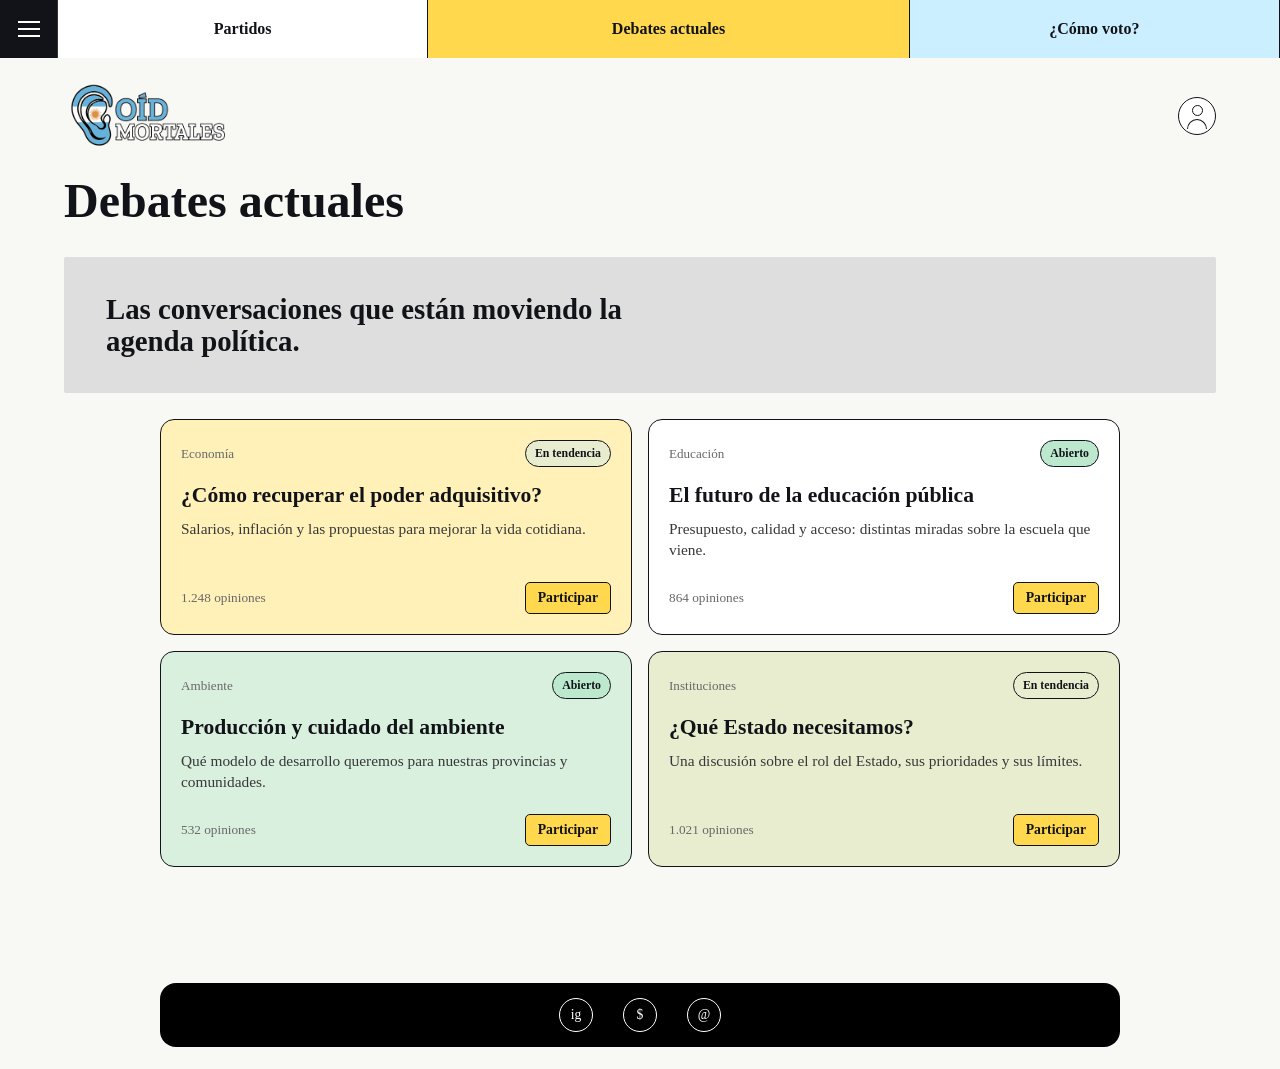
<file: HTML/Debates.html>
<!DOCTYPE html>
<html lang="es">
<head>
	<meta charset="UTF-8">
	<meta name="viewport" content="width=device-width, initial-scale=1.0">
	<meta name="description" content="Debates actuales de política argentina - Oíd Mortales">
	<title>Debates actuales | OÍD MORTALES</title>
	<link rel="stylesheet" href="style.css">
	<style>
		:root { --ink:#111318; --paper:#f8f8f5; --yellow:#ffd84d; --blue:#ccefff; --panel:#dedede; --muted:#686868; --green:#bce8ce; --coral:#e8edcf; }
		* { box-sizing:border-box; }
		html { scroll-behavior:smooth; }
		body { margin:0; color:var(--ink); background:var(--paper); font-family:Georgia,"Times New Roman",serif; }
		button,a { font:inherit; }
		.topbar { display:flex; align-items:stretch; min-height:58px; background:var(--ink); }
		.menu-toggle { display:grid; width:58px; place-content:center; gap:5px; border:0; border-right:1px solid #333; background:transparent; cursor:pointer; }
		.menu-toggle span { width:22px; height:2px; background:white; }
		.tabs { display:grid; grid-template-columns:1fr 1.3fr 1fr; flex:1; }
		.tab { display:grid; place-items:center; min-height:58px; padding:8px 12px; border:0; border-right:1px solid var(--ink); color:var(--ink); background:white; text-decoration:none; text-align:center; font-weight:700; cursor:pointer; }
		.tab.active { background:var(--yellow); }
		.tab.blue { background:var(--blue); }
		.side-menu { display:none; position:absolute; z-index:3; width:min(300px,88vw); padding:10px 0; border:1px solid var(--ink); border-top:0; background:var(--paper); box-shadow:5px 5px 0 var(--ink); }
		.side-menu.open { display:block; }
		.side-menu a { display:block; padding:12px 18px; color:var(--ink); text-decoration:none; border-bottom:1px solid #ccc; }
		.side-menu a:hover { background:var(--yellow); }
		.brand-header { padding:24px clamp(20px,5vw,64px) 14px; }
		.brand-line { display:flex; align-items:center; justify-content:space-between; }
		.brand { margin:0; font-size:clamp(1rem,2vw,1.35rem); letter-spacing:.12em; font-weight:700; }
		.profile { width:38px; height:38px; border:1px solid var(--ink); border-radius:50%; background:white; }
		.profile::before,.profile::after { content:""; display:block; margin:auto; border:1.5px solid var(--ink); }
		.profile::before { width:9px; height:9px; margin-top:7px; border-radius:50%; }
		.profile::after { width:18px; height:9px; margin-top:3px; border-radius:12px 12px 0 0; border-bottom:0; }
		h1 { margin:28px 0 18px; font-size:clamp(2rem,4vw,3rem); line-height:1; }
		main { padding:0 clamp(20px,5vw,64px) 100px; }
		.feature { display:flex; align-items:center; min-height:136px; margin-bottom:26px; padding:24px clamp(20px,4vw,42px); border-radius:2px; background:var(--panel); }
		.feature h2 { max-width:580px; margin:0; font-size:clamp(1.2rem,2.5vw,1.8rem); line-height:1.12; }
		.debate-grid { display:grid; grid-template-columns:repeat(2,minmax(0,1fr)); gap:16px; max-width:960px; margin:0 auto; }
		.debate-card { display:flex; flex-direction:column; min-height:216px; padding:20px; border:1px solid var(--ink); border-radius:14px; background:white; transition:transform .2s ease,box-shadow .2s ease; }
		.debate-card:hover,.debate-card:focus-within { transform:translateY(-3px); box-shadow:4px 4px 0 var(--ink); }
		.debate-meta { display:flex; align-items:center; justify-content:space-between; gap:12px; margin-bottom:16px; color:var(--muted); font-size:.82rem; }
		.status { padding:5px 9px; border:1px solid var(--ink); border-radius:999px; color:var(--ink); font-size:.74rem; font-weight:700; }
		.status.hot { background:var(--coral); }
		.status.open { background:var(--green); }
		.debate-title { margin:0 0 10px; font-size:clamp(1.1rem,2vw,1.35rem); line-height:1.15; }
		.debate-description { margin:0; color:#383838; font-size:.96rem; line-height:1.4; }
		.debate-footer { display:flex; align-items:center; justify-content:space-between; gap:12px; margin-top:auto; padding-top:20px; }
		.debate-count { color:var(--muted); font-size:.83rem; }
		.debate-link { padding:7px 12px; border:1px solid var(--ink); border-radius:5px; color:var(--ink); background:var(--yellow); text-decoration:none; font-size:.86rem; font-weight:700; }
		.debate-link:hover,.debate-link:focus-visible { background:var(--blue); outline:none; }
		footer { display:flex; justify-content:center; padding:16px 20px 22px; }
		.footer-inner { display:flex; justify-content:center; gap:30px; width:min(100%,960px); padding:15px; border-radius:16px; background:#000; }
		.footer-link { display:grid; width:34px; height:34px; place-items:center; border:1px solid white; border-radius:50%; color:white; text-decoration:none; font-size:.85rem; }
		@media (max-width:620px) {
			.topbar { min-height:52px; }.menu-toggle { width:48px; }.tab { min-height:52px; padding:7px 5px; font-size:.78rem; }
			.brand-header { padding-top:20px; }.feature { min-height:94px; padding:18px 20px; }.debate-grid { grid-template-columns:1fr; gap:12px; }
			.debate-card { min-height:194px; padding:16px; } main { padding-bottom:60px; }
		}
	</style>
</head>
<body>
	<header>
		<nav class="topbar" aria-label="Navegación principal">
			<button class="menu-toggle" type="button" aria-label="Abrir menú" aria-expanded="false" aria-controls="side-menu"><span></span><span></span><span></span></button>
			<div class="tabs"><a class="tab" href="partidos.html">Partidos</a><a class="tab active" href="debates.html" aria-current="page">Debates actuales</a><a class="tab blue" href="como-voto.html">¿Cómo voto?</a></div>
		</nav>
		<div class="side-menu" id="side-menu">
			<a href="Index.html">Inicio</a>
			<a href="Partidos.html">Partidos</a>
			<a href="Debates.html" aria-current="page">Debates actuales</a>
			<a href="Como-voto.html">¿Cómo voto?</a>
			<a href="Eje-politico.html">Eje político</a>
			<a href="Calendario.html">Calendario</a>
			<a href="Encuestas.html">Encuestas</a>
			<a href="Como-funciona-el-estado.html">¿Cómo funciona el estado?</a>
			<a href="Memes.html">Memes</a>
			<a href="Foro-publico.html">Foro público</a>
			<a href="Mapa-politico.html">Mapa político</a>
			<a href="Noticias.html">Noticias</a>
			<a href="Configuracion.html">Configuración</a>
			<a href="Quienes-somos.html">Quiénes somos</a>
		</div>
		<div class="brand-header"><div class="brand-line"><img class="brand" src="assets/oid-mortales.png" alt="Oíd Mortales"><a class="profile" href="Usuario.html" aria-label="Perfil de usuario"></a></div><h1 id="debates">Debates actuales</h1></div>
	</header>
	<main>
		<section class="feature" aria-label="Presentación de debates">
			<h2>Las conversaciones que están moviendo la agenda política.</h2>
		</section>
		<section class="debate-grid" aria-label="Debates actuales">
			<article class="debate-card">
				<div class="debate-meta"><span>Economía</span><span class="status hot">En tendencia</span></div>
				<h2 class="debate-title">¿Cómo recuperar el poder adquisitivo?</h2>
				<p class="debate-description">Salarios, inflación y las propuestas para mejorar la vida cotidiana.</p>
				<div class="debate-footer"><span class="debate-count">1.248 opiniones</span><a class="debate-link" href="#economia">Participar</a></div>
			</article>
			<article class="debate-card">
				<div class="debate-meta"><span>Educación</span><span class="status open">Abierto</span></div>
				<h2 class="debate-title">El futuro de la educación pública</h2>
				<p class="debate-description">Presupuesto, calidad y acceso: distintas miradas sobre la escuela que viene.</p>
				<div class="debate-footer"><span class="debate-count">864 opiniones</span><a class="debate-link" href="#educacion">Participar</a></div>
			</article>
			<article class="debate-card">
				<div class="debate-meta"><span>Ambiente</span><span class="status open">Abierto</span></div>
				<h2 class="debate-title">Producción y cuidado del ambiente</h2>
				<p class="debate-description">Qué modelo de desarrollo queremos para nuestras provincias y comunidades.</p>
				<div class="debate-footer"><span class="debate-count">532 opiniones</span><a class="debate-link" href="#ambiente">Participar</a></div>
			</article>
			<article class="debate-card">
				<div class="debate-meta"><span>Instituciones</span><span class="status hot">En tendencia</span></div>
				<h2 class="debate-title">¿Qué Estado necesitamos?</h2>
				<p class="debate-description">Una discusión sobre el rol del Estado, sus prioridades y sus límites.</p>
				<div class="debate-footer"><span class="debate-count">1.021 opiniones</span><a class="debate-link" href="#instituciones">Participar</a></div>
			</article>
		</section>
	</main>
	<footer><div class="footer-inner" aria-label="Enlaces de contacto"><a class="footer-link" href="#instagram" aria-label="Instagram">ig</a><a class="footer-link" href="#donaciones" aria-label="Donaciones">$</a><a class="footer-link" href="mailto:contacto@oidmortales.com" aria-label="Correo electrónico">@</a></div></footer>
	<script>
		const menuButton = document.querySelector('.menu-toggle');
		const sideMenu = document.querySelector('#side-menu');
		menuButton.addEventListener('click', () => { const isOpen = sideMenu.classList.toggle('open'); menuButton.setAttribute('aria-expanded', String(isOpen)); });
	</script>
</body>
</html>
</file>
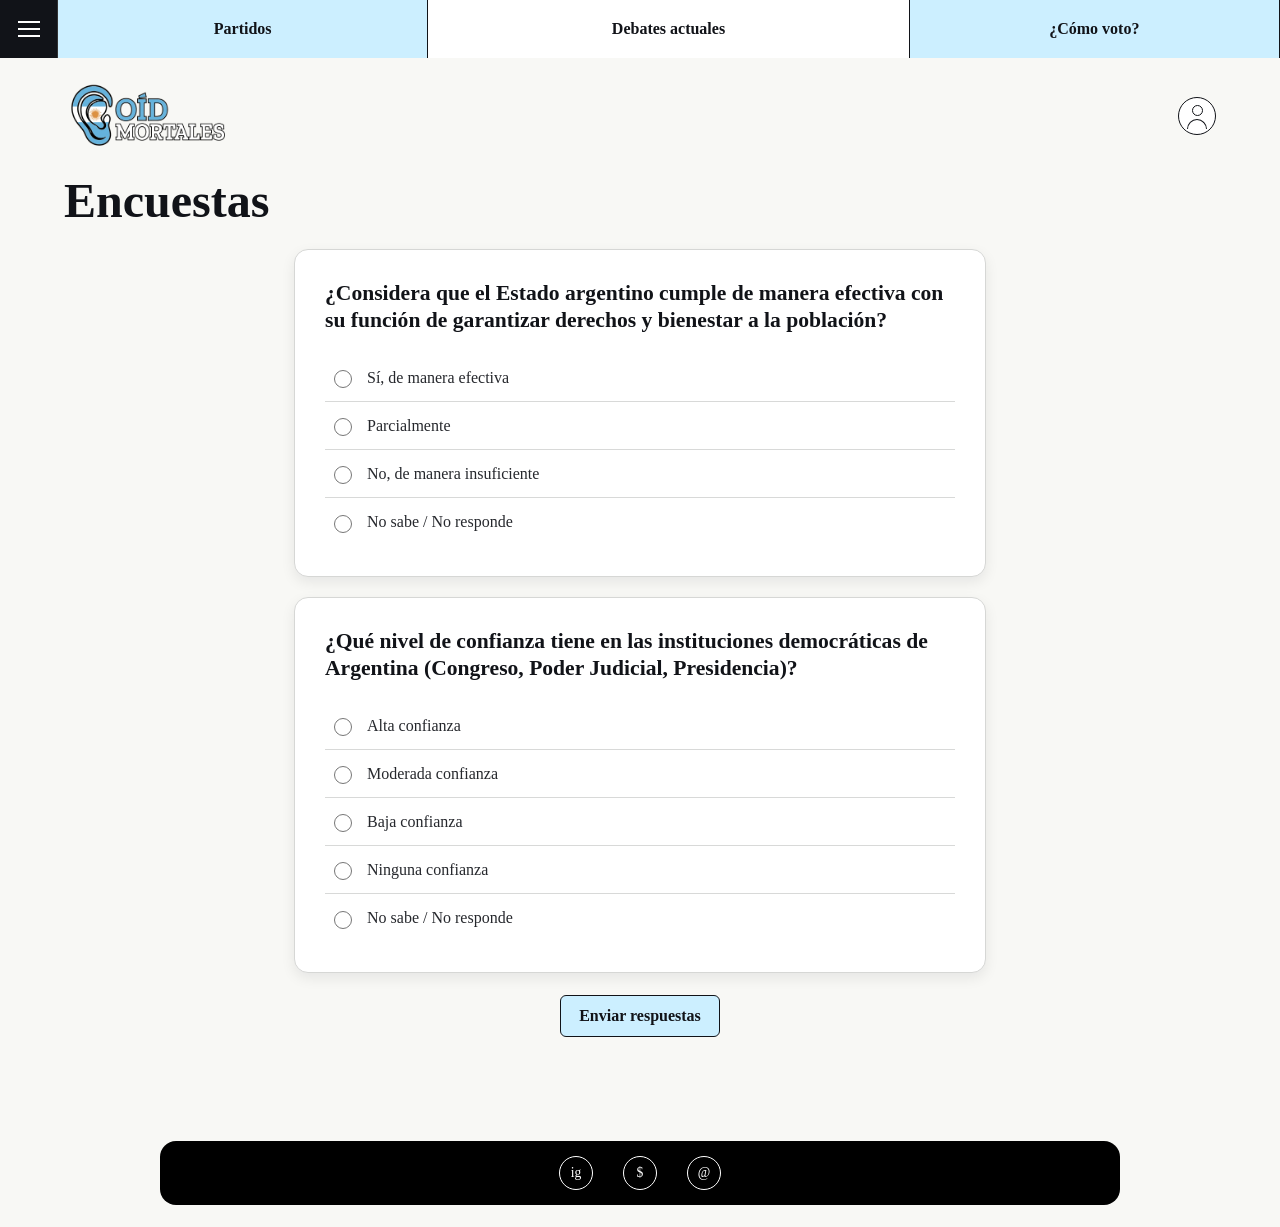
<file: HTML/Encuestas.html>
<!DOCTYPE html>
<html lang="es">
<head>
	<meta charset="UTF-8">
	<meta name="viewport" content="width=device-width, initial-scale=1.0">
	<meta name="description" content="Encuestas sobre política argentina en Oíd Mortales.">
	<title>Encuestas | OÍD MORTALES</title>
	<link rel="stylesheet" href="style.css">
</head>
<body class="polls-page">
	<header class="site-header">
		<nav class="topbar" aria-label="Navegación principal">
			<button class="menu-toggle" type="button" aria-label="Abrir menú" aria-expanded="false" aria-controls="side-menu"><span></span><span></span><span></span></button>
			<div class="tabs">
				<a class="tab blue" href="Partidos.html">Partidos</a>
				<a class="tab" href="Debates.html">Debates actuales</a>
				<a class="tab blue" href="Como-voto.html">¿Cómo voto?</a>
			</div>
		</nav>
		<div class="side-menu" id="side-menu">
			<a href="Index.html">Inicio</a>
			<a href="Partidos.html">Partidos</a>
			<a href="Debates.html">Debates actuales</a>
			<a href="Como-voto.html">¿Cómo voto?</a>
			<a href="Eje-politico.html">Eje político</a>
			<a href="Calendario.html">Calendario</a>
			<a href="Encuestas.html" aria-current="page">Encuestas</a>
			<a href="Como-funciona-el-estado.html">¿Cómo funciona el estado?</a>
			<a href="Memes.html">Memes</a>
			<a href="Foro-publico.html">Foro público</a>
			<a href="Mapa-politico.html">Mapa político</a>
			<a href="Noticias.html">Noticias</a>
			<a href="Configuracion.html">Configuración</a>
			<a href="Quienes-somos.html">Quiénes somos</a>
		</div>
		<div class="brand-header polls-header">
			<div class="brand-line"><img class="brand" src="assets/oid-mortales.png" alt="Oíd Mortales"><a class="profile" href="Usuario.html" aria-label="Perfil de usuario"></a></div>
			<h1>Encuestas</h1>
		</div>
	</header>

	<main class="polls-main">
		<form class="poll-form" id="poll-form">
			<section class="poll-card" aria-labelledby="state-function-question">
				<h2 class="poll-question" id="state-function-question">¿Considera que el Estado argentino cumple de manera efectiva con su función de garantizar derechos y bienestar a la población?</h2>
				<div class="poll-options" role="radiogroup" aria-labelledby="state-function-question">
					<label class="poll-option"><input type="radio" name="state-function" value="effective" required><span>Sí, de manera efectiva</span></label>
					<label class="poll-option"><input type="radio" name="state-function" value="partial"><span>Parcialmente</span></label>
					<label class="poll-option"><input type="radio" name="state-function" value="insufficient"><span>No, de manera insuficiente</span></label>
					<label class="poll-option"><input type="radio" name="state-function" value="no-answer"><span>No sabe / No responde</span></label>
				</div>
			</section>

			<section class="poll-card" aria-labelledby="democratic-trust-question">
				<h2 class="poll-question" id="democratic-trust-question">¿Qué nivel de confianza tiene en las instituciones democráticas de Argentina (Congreso, Poder Judicial, Presidencia)?</h2>
				<div class="poll-options" role="radiogroup" aria-labelledby="democratic-trust-question">
					<label class="poll-option"><input type="radio" name="democratic-trust" value="high" required><span>Alta confianza</span></label>
					<label class="poll-option"><input type="radio" name="democratic-trust" value="moderate"><span>Moderada confianza</span></label>
					<label class="poll-option"><input type="radio" name="democratic-trust" value="low"><span>Baja confianza</span></label>
					<label class="poll-option"><input type="radio" name="democratic-trust" value="none"><span>Ninguna confianza</span></label>
					<label class="poll-option"><input type="radio" name="democratic-trust" value="no-answer"><span>No sabe / No responde</span></label>
				</div>
			</section>

			<div class="poll-actions">
				<button class="poll-submit" type="submit">Enviar respuestas</button>
				<p class="poll-status" id="poll-status" role="status" aria-live="polite"></p>
			</div>
		</form>
	</main>

	<footer><div class="footer-inner" aria-label="Enlaces de contacto"><a class="footer-link" href="#instagram" aria-label="Instagram">ig</a><a class="footer-link" href="#donaciones" aria-label="Donaciones">$</a><a class="footer-link" href="mailto:contacto@oidmortales.com" aria-label="Correo electrónico">@</a></div></footer>
	<script>
		const menuButton = document.querySelector('.menu-toggle');
		const sideMenu = document.querySelector('#side-menu');
		const pollForm = document.querySelector('#poll-form');
		const pollStatus = document.querySelector('#poll-status');

		menuButton.addEventListener('click', (event) => {
			const isOpen = sideMenu.classList.toggle('open');
			event.currentTarget.setAttribute('aria-expanded', String(isOpen));
		});

		pollForm.addEventListener('submit', (event) => {
			event.preventDefault();
			pollStatus.textContent = 'Gracias por participar. Tus respuestas fueron registradas.';
		});
	</script>
</body>
</html>
</file>
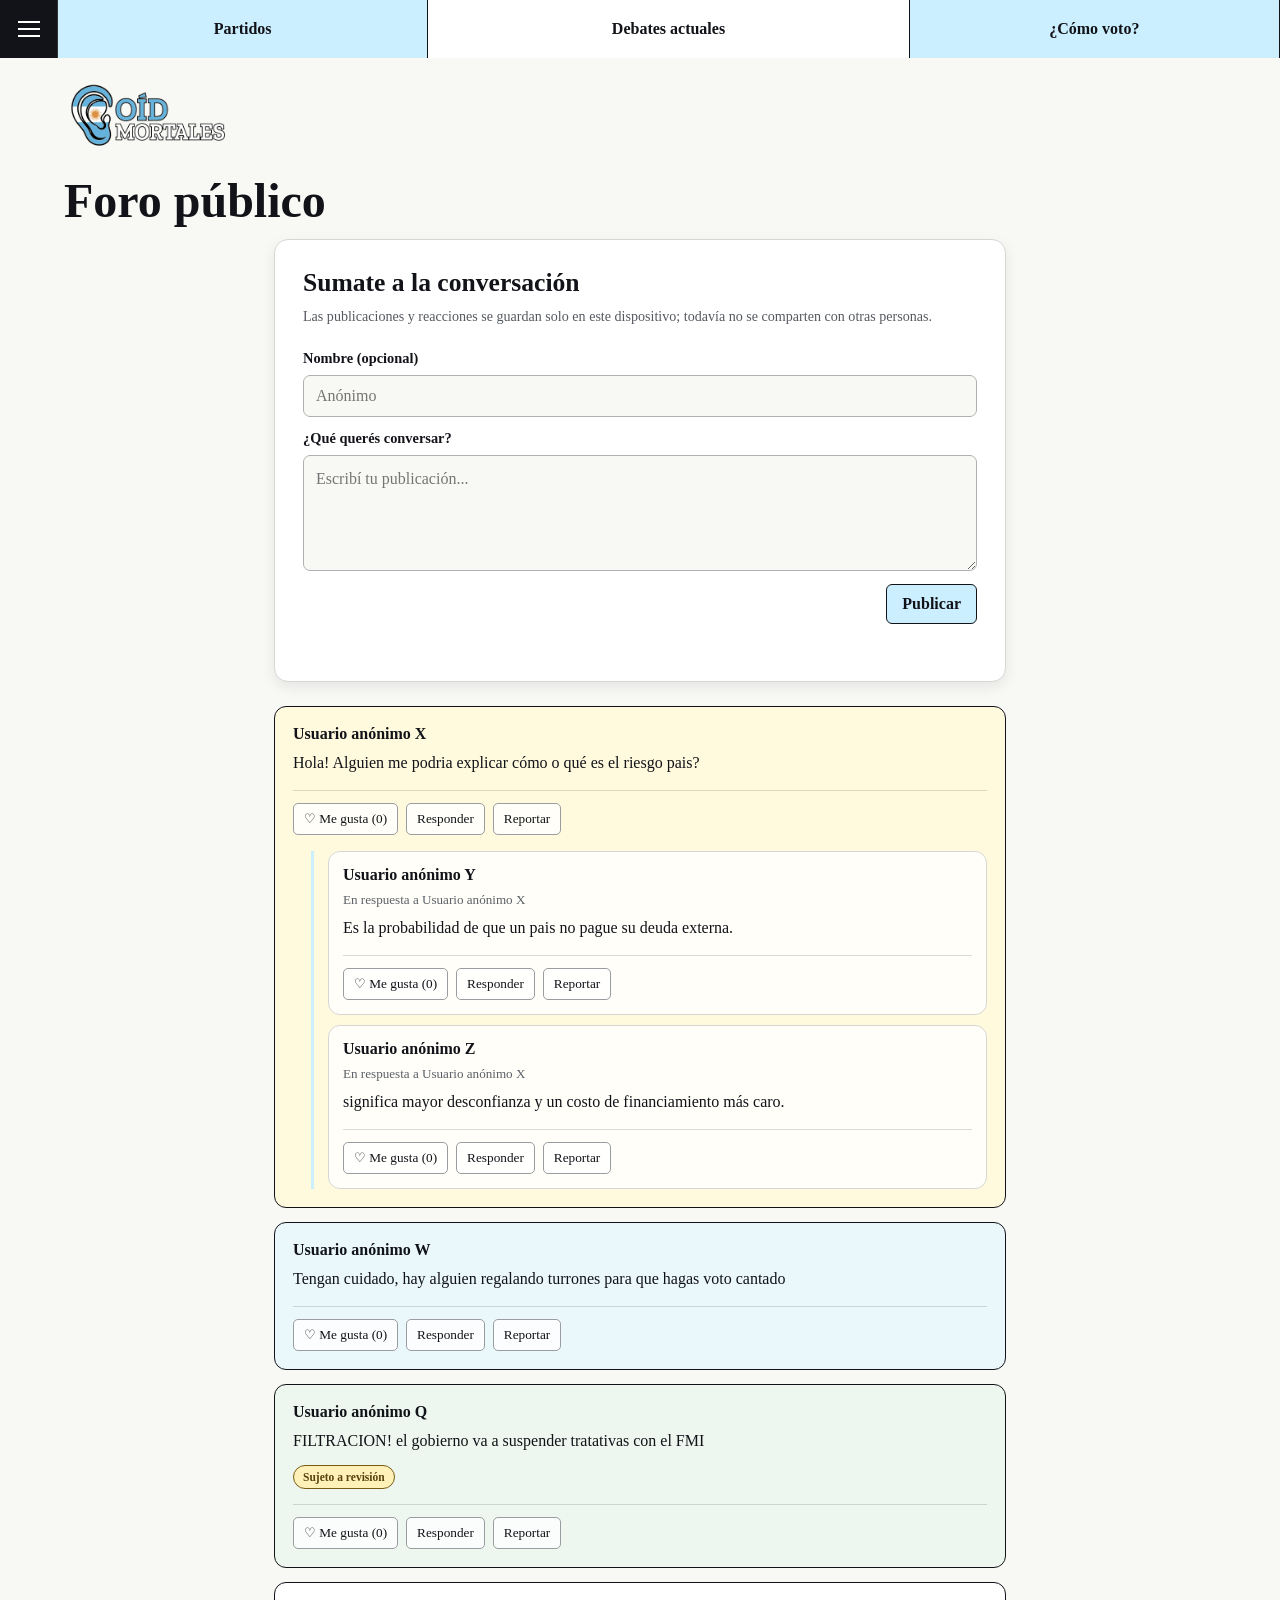
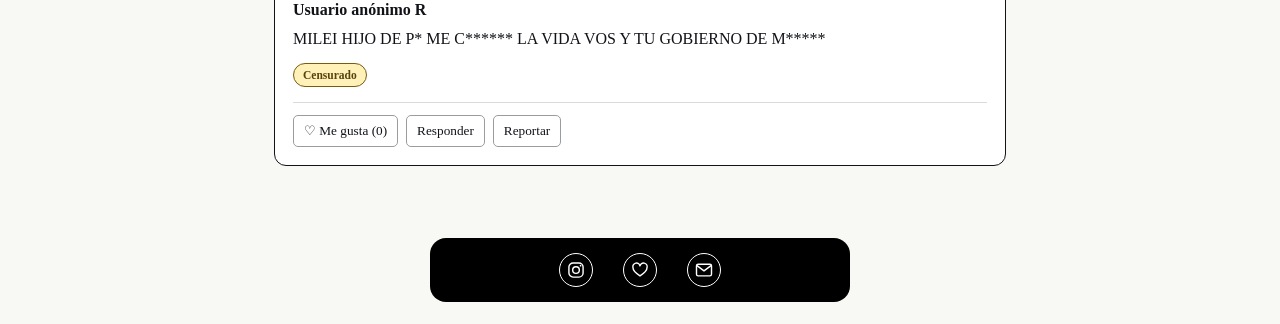
<file: HTML/Foro-publico.html>
<!DOCTYPE html>
<html lang="es">
<head>
	<meta charset="UTF-8">
	<meta name="viewport" content="width=device-width, initial-scale=1.0">
	<meta name="description" content="Conversaciones y opiniones de la comunidad - Oíd Mortales">
	<title>Foro público | OÍD MORTALES</title>
	<link rel="stylesheet" href="style.css">
</head>
<body class="forum-page">
	<header class="site-header">
		<nav class="topbar" aria-label="Navegación principal">
			<button class="menu-toggle" type="button" aria-label="Abrir menú" aria-expanded="false" aria-controls="side-menu">
				<span></span><span></span><span></span>
			</button>
			<div class="tabs">
				<a class="tab blue" href="Partidos.html">Partidos</a>
				<a class="tab" href="Debates.html">Debates actuales</a>
				<a class="tab blue" href="Como-voto.html">¿Cómo voto?</a>
			</div>
		</nav>
		<div class="side-menu" id="side-menu">
			<a href="Index.html">Inicio</a>
			<a href="Partidos.html">Partidos</a>
			<a href="Debates.html">Debates actuales</a>
			<a href="Como-voto.html">¿Cómo voto?</a>
			<a href="Eje-politico.html">Eje político</a>
			<a href="Calendario.html">Calendario</a>
			<a href="Encuestas.html">Encuestas</a>
			<a href="Como-funciona-el-estado.html">¿Cómo funciona el estado?</a>
			<a href="Memes.html">Memes</a>
			<a href="Foro-publico.html" aria-current="page">Foro público</a>
			<a href="Mapa-politico.html">Mapa político</a>
			<a href="Noticias.html">Noticias</a>
			<a href="Configuracion.html">Configuración</a>
			<a href="Quienes-somos.html">Quiénes somos</a>
		</div>
		<div class="brand-header">
			<div class="brand-line"><img class="brand" src="assets/oid-mortales.png" alt="Oíd Mortales"></div>
			<h1 class="forum-title">Foro público</h1>
		</div>
	</header>

	<main class="forum-main">
		<section class="forum-composer" aria-labelledby="composer-title">
			<h2 id="composer-title">Sumate a la conversación</h2>
			<p class="forum-local-note">Las publicaciones y reacciones se guardan solo en este dispositivo; todavía no se comparten con otras personas.</p>
			<form id="forum-form">
				<label for="forum-author">Nombre (opcional)</label>
				<input id="forum-author" name="author" type="text" maxlength="32" placeholder="Anónimo">
				<label for="forum-message">¿Qué querés conversar?</label>
				<textarea id="forum-message" name="message" rows="4" maxlength="1000" required placeholder="Escribí tu publicación..."></textarea>
				<p class="forum-replying" id="forum-replying" hidden></p>
				<div class="forum-form-actions">
					<button class="forum-cancel-reply" id="cancel-reply" type="button" hidden>Cancelar respuesta</button>
					<button class="forum-submit" type="submit">Publicar</button>
				</div>
			</form>
			<p class="forum-feedback" id="forum-feedback" role="status" aria-live="polite"></p>
		</section>
		<section class="forum-thread" id="forum-thread" aria-label="Hilo de conversación del foro público" aria-live="polite" aria-relevant="additions"></section>
	</main>

	<footer class="forum-footer">
		<nav class="footer-inner" aria-label="Enlaces de contacto">
			<a class="footer-link" href="#instagram" aria-label="Instagram">
				<svg viewBox="0 0 24 24" aria-hidden="true"><rect x="3.5" y="3.5" width="17" height="17" rx="5"></rect><circle cx="12" cy="12" r="4"></circle><circle class="icon-dot" cx="17.5" cy="6.8" r="1"></circle></svg>
			</a>
			<a class="footer-link" href="#donaciones" aria-label="Donaciones">
				<svg viewBox="0 0 24 24" aria-hidden="true"><path d="M20.5 8.8c0 5-8.5 10.3-8.5 10.3S3.5 13.8 3.5 8.8A4.3 4.3 0 0 1 12 7.1a4.3 4.3 0 0 1 8.5 1.7Z"></path></svg>
			</a>
			<a class="footer-link" href="mailto:contacto@oidmortales.com" aria-label="Correo electrónico">
				<svg viewBox="0 0 24 24" aria-hidden="true"><rect x="3" y="5" width="18" height="14" rx="2"></rect><path d="m4 7 8 6 8-6"></path></svg>
			</a>
		</nav>
	</footer>

	<script>
		const menuButton = document.querySelector('.menu-toggle');
		const sideMenu = document.querySelector('#side-menu');
		menuButton.addEventListener('click', () => {
			const isOpen = sideMenu.classList.toggle('open');
			menuButton.setAttribute('aria-expanded', String(isOpen));
		});

		const storageKey = 'oid-mortales-forum-v1';
		const initialPosts = [
			{ id: 'seed-risk-question', author: 'Usuario anónimo X', message: 'Hola! Alguien me podria explicar cómo o qué es el riesgo pais?', replyTo: null },
			{ id: 'seed-risk-answer-1', author: 'Usuario anónimo Y', message: 'Es la probabilidad de que un pais no pague su deuda externa.', replyTo: 'seed-risk-question' },
			{ id: 'seed-risk-answer-2', author: 'Usuario anónimo Z', message: 'significa mayor desconfianza y un costo de financiamiento más caro.', replyTo: 'seed-risk-question' },
			{ id: 'seed-vote-warning', author: 'Usuario anónimo W', message: 'Tengan cuidado, hay alguien regalando turrones para que hagas voto cantado', replyTo: null },
			{ id: 'seed-fmi-rumor', author: 'Usuario anónimo Q', message: 'FILTRACION! el gobierno va a suspender tratativas con el FMI', replyTo: null, status: 'Sujeto a revisión' },
			{ id: 'seed-censored-post', author: 'Usuario anónimo R', message: 'MILEI HIJO DE P* ME C****** LA VIDA VOS Y TU GOBIERNO DE M*****', replyTo: null, status: 'Censurado' }
		];
		const thread = document.querySelector('#forum-thread');
		const form = document.querySelector('#forum-form');
		const authorInput = document.querySelector('#forum-author');
		const messageInput = document.querySelector('#forum-message');
		const feedback = document.querySelector('#forum-feedback');
		const replyingLabel = document.querySelector('#forum-replying');
		const cancelReplyButton = document.querySelector('#cancel-reply');
		let replyTo = null;
		let nextPostId = 0;
		let savedState = { posts: [], likes: [], reports: [] };

		function isValidSavedState(value) {
			return value
				&& Array.isArray(value.posts)
				&& Array.isArray(value.likes)
				&& Array.isArray(value.reports)
				&& value.posts.every((post) => post && typeof post.id === 'string' && typeof post.author === 'string' && typeof post.message === 'string');
		}

		try {
			const storedValue = localStorage.getItem(storageKey);
			if (storedValue) {
				const parsedValue = JSON.parse(storedValue);
				if (!isValidSavedState(parsedValue)) {
					throw new Error('Los datos guardados del foro tienen un formato inválido.');
				}
				savedState = parsedValue;
			}
		} catch (error) {
			feedback.textContent = 'No se pudieron cargar los datos guardados del foro. Podés seguir participando, pero esta sesión no se guardará.';
			console.error('No se pudo cargar el estado local del foro.', error);
		}

		const posts = [...initialPosts, ...savedState.posts];
		const likedPosts = new Set(savedState.likes);
		const reportedPosts = new Set(savedState.reports);
		posts.forEach((post) => {
			if (likedPosts.has(post.id)) post.likes = Math.max(1, post.likes || 0);
		});

		function saveState() {
			try {
				localStorage.setItem(storageKey, JSON.stringify({
					posts: posts.filter((post) => post.local),
					likes: [...likedPosts],
					reports: [...reportedPosts]
				}));
				return true;
			} catch (error) {
				feedback.textContent = 'No se pudieron guardar los cambios en este dispositivo.';
				console.error('No se pudo guardar el estado local del foro.', error);
				return false;
			}
		}

		function createPostCard(post) {
			const article = document.createElement('article');
			article.className = 'forum-post';
			article.dataset.postId = post.id;

			const heading = document.createElement('h3');
			heading.className = 'post-author';
			heading.textContent = post.author;
			article.append(heading);

			if (post.replyTo) {
				const parentPost = posts.find((candidate) => candidate.id === post.replyTo);
				const reply = document.createElement('p');
				reply.className = 'post-reply';
				reply.textContent = parentPost ? `En respuesta a ${parentPost.author}` : 'En respuesta a otra publicación';
				article.append(reply);
			}

			const message = document.createElement('p');
			message.className = 'post-message';
			message.textContent = post.message;
			article.append(message);

			if (post.status) {
				const status = document.createElement('p');
				status.className = 'post-status';
				status.setAttribute('role', 'status');
				status.textContent = post.status;
				article.append(status);
			}

			const actions = document.createElement('div');
			actions.className = 'forum-post-actions';

			const likeButton = document.createElement('button');
			likeButton.className = 'forum-action';
			likeButton.type = 'button';
			likeButton.dataset.action = 'like';
			likeButton.setAttribute('aria-pressed', String(likedPosts.has(post.id)));
			likeButton.setAttribute('aria-label', likedPosts.has(post.id) ? 'Quitar Me gusta' : 'Me gusta esta publicación');
			likeButton.textContent = `${likedPosts.has(post.id) ? '♥' : '♡'} Me gusta (${post.likes || 0})`;
			actions.append(likeButton);

			const replyButton = document.createElement('button');
			replyButton.className = 'forum-action';
			replyButton.type = 'button';
			replyButton.dataset.action = 'reply';
			replyButton.textContent = 'Responder';
			actions.append(replyButton);

			const reportButton = document.createElement('button');
			reportButton.className = 'forum-action forum-report';
			reportButton.type = 'button';
			reportButton.dataset.action = 'report';
			reportButton.disabled = reportedPosts.has(post.id);
			reportButton.textContent = reportedPosts.has(post.id) ? 'Reportado' : 'Reportar';
			actions.append(reportButton);

			article.append(actions);
			return article;
		}

		function renderThread() {
			thread.replaceChildren();
			const repliesByPost = new Map();
			posts.forEach((post) => {
				if (!post.replyTo) return;
				if (!repliesByPost.has(post.replyTo)) repliesByPost.set(post.replyTo, []);
				repliesByPost.get(post.replyTo).push(post);
			});

			function appendPost(post, parent) {
				const card = createPostCard(post);
				parent.append(card);
				const replies = repliesByPost.get(post.id) || [];
				if (replies.length) {
					const replyGroup = document.createElement('div');
					replyGroup.className = 'forum-replies';
					replyGroup.setAttribute('aria-label', `Respuestas a ${post.author}`);
					replies.forEach((reply) => appendPost(reply, replyGroup));
					card.append(replyGroup);
				}
			}

			posts.filter((post) => !post.replyTo || !posts.some((candidate) => candidate.id === post.replyTo))
				.forEach((post) => appendPost(post, thread));
		}

		function setReplyTarget(post) {
			replyTo = post.id;
			replyingLabel.textContent = `Tu respuesta será para ${post.author}.`;
			replyingLabel.hidden = false;
			cancelReplyButton.hidden = false;
			messageInput.focus();
		}

		cancelReplyButton.addEventListener('click', () => {
			replyTo = null;
			replyingLabel.hidden = true;
			cancelReplyButton.hidden = true;
		});

		form.addEventListener('submit', (event) => {
			event.preventDefault();
			const message = messageInput.value.trim();
			const author = authorInput.value.trim().slice(0, 32) || 'Anónimo';
			if (!message) {
				feedback.textContent = 'Escribí un mensaje antes de publicar.';
				messageInput.focus();
				return;
			}
			const post = {
				id: `local-${Date.now()}-${nextPostId += 1}`,
				author,
				message: message.slice(0, 1000),
				replyTo,
				likes: 0,
				local: true
			};
			posts.push(post);
			saveState();
			renderThread();
			form.reset();
			replyTo = null;
			replyingLabel.hidden = true;
			cancelReplyButton.hidden = true;
			feedback.textContent = 'Tu publicación se agregó a este dispositivo.';
			messageInput.focus();
		});

		thread.addEventListener('click', (event) => {
			const button = event.target.closest('button[data-action]');
			if (!button) return;
			const article = button.closest('.forum-post');
			const post = posts.find((candidate) => candidate.id === article?.dataset.postId);
			if (!post) return;

			if (button.dataset.action === 'reply') {
				setReplyTarget(post);
				return;
			}
			if (button.dataset.action === 'like') {
				if (likedPosts.has(post.id)) {
					likedPosts.delete(post.id);
					post.likes = Math.max(0, (post.likes || 0) - 1);
				} else {
					likedPosts.add(post.id);
					post.likes = (post.likes || 0) + 1;
				}
				saveState();
				renderThread();
				feedback.textContent = likedPosts.has(post.id) ? 'Marcaste Me gusta.' : 'Quitaste tu Me gusta.';
				thread.querySelectorAll('.forum-post').forEach((card) => {
					if (card.dataset.postId === post.id) card.querySelector('[data-action="like"]').focus();
				});
				return;
			}
			if (button.dataset.action === 'report') {
				reportedPosts.add(post.id);
				saveState();
				renderThread();
				feedback.textContent = 'Gracias. La publicación quedó marcada para revisión en este dispositivo.';
				thread.querySelectorAll('.forum-post').forEach((card) => {
					if (card.dataset.postId === post.id) card.querySelector('[data-action="like"]').focus();
				});
			}
		});

		renderThread();
	</script>
</body>
</html>
</file>
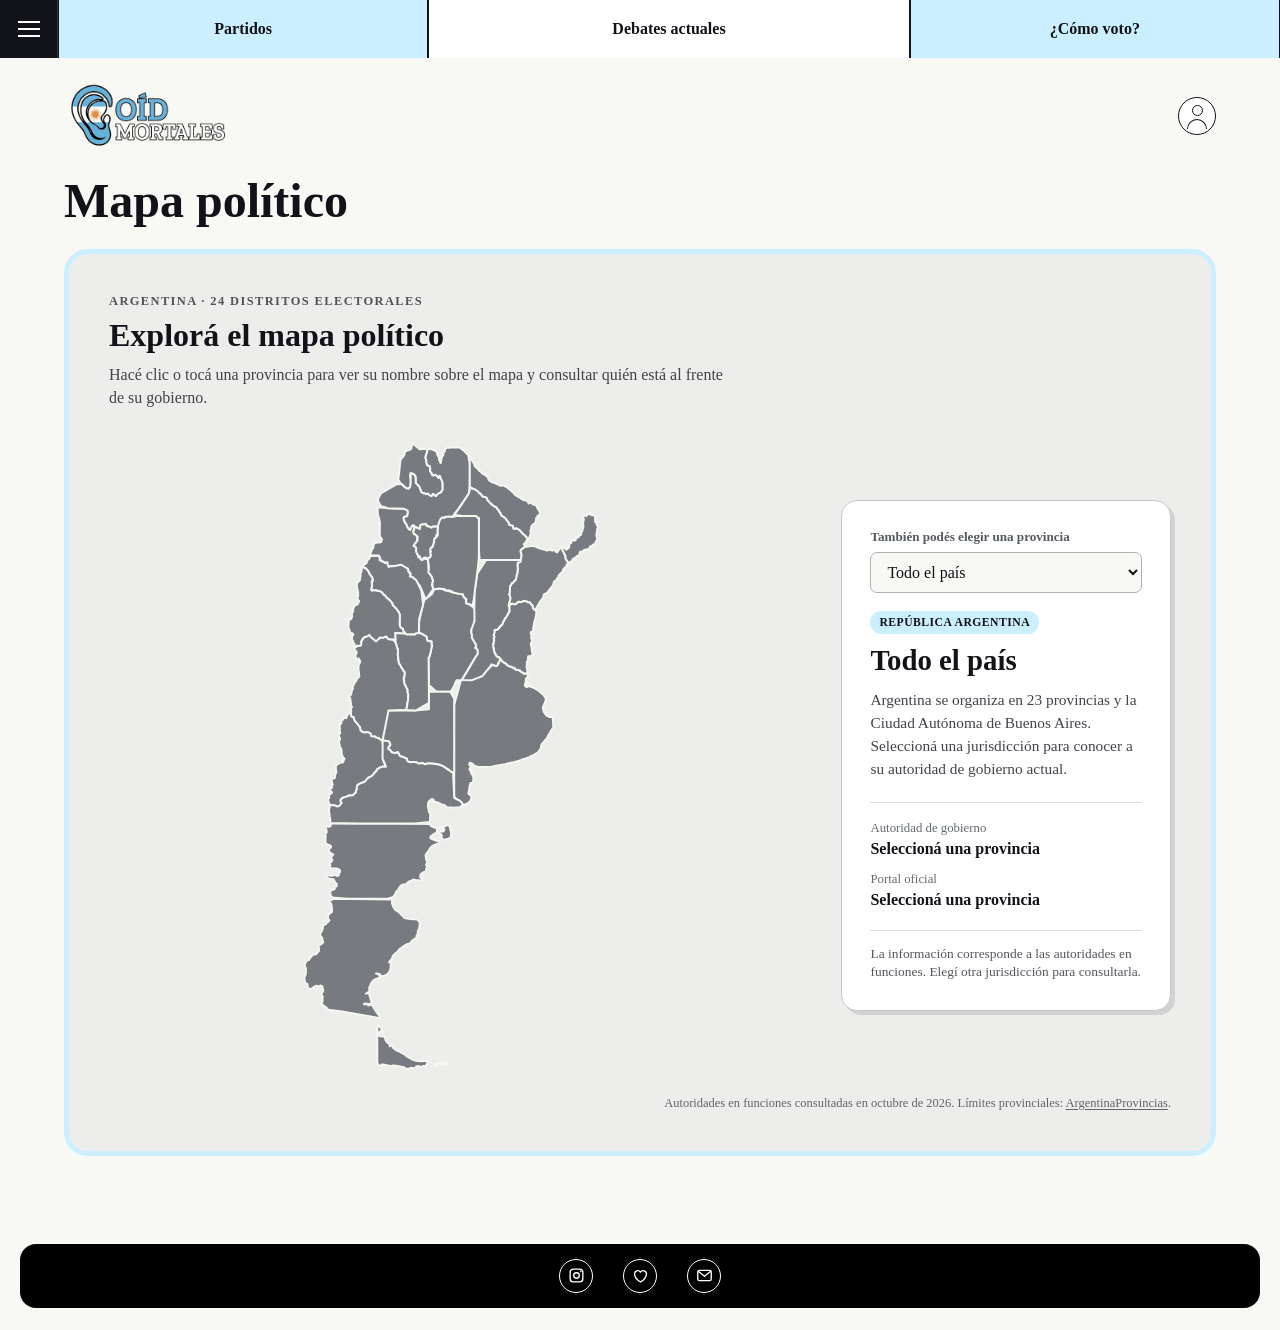
<file: HTML/Mapa-politico.html>
<!DOCTYPE html>
<html lang="es">
<head>
	<meta charset="UTF-8">
	<meta name="viewport" content="width=device-width, initial-scale=1.0">
	<meta name="description" content="Explorá las provincias y la organización política de Argentina en Oíd Mortales.">
	<title>Mapa político | OÍD MORTALES</title>
	<link rel="stylesheet" href="style.css">
</head>
<body class="map-page">
	<header class="site-header">
		<nav class="topbar" aria-label="Navegación principal">
			<button class="menu-toggle" type="button" aria-label="Abrir menú" aria-expanded="false" aria-controls="side-menu">
				<span></span><span></span><span></span>
			</button>
			<div class="tabs">
				<a class="tab blue" href="Partidos.html">Partidos</a>
				<a class="tab" href="Debates.html">Debates actuales</a>
				<a class="tab blue" href="Como-voto.html">¿Cómo voto?</a>
			</div>
		</nav>
		<div class="side-menu" id="side-menu">
			<a href="Index.html">Inicio</a>
			<a href="Partidos.html">Partidos</a>
			<a href="Debates.html">Debates actuales</a>
			<a href="Como-voto.html">¿Cómo voto?</a>
			<a href="Eje-politico.html">Eje político</a>
			<a href="Calendario.html">Calendario</a>
			<a href="Encuestas.html">Encuestas</a>
			<a href="Como-funciona-el-estado.html">¿Cómo funciona el estado?</a>
			<a href="Memes.html">Memes</a>
			<a href="Foro-publico.html">Foro público</a>
			<a href="Mapa-politico.html" aria-current="page">Mapa político</a>
			<a href="Noticias.html">Noticias</a>
			<a href="Configuracion.html">Configuración</a>
			<a href="Quienes-somos.html">Quiénes somos</a>
		</div>
		<div class="brand-header map-header">
			<div class="brand-line">
				<img class="brand" src="assets/oid-mortales.png" alt="Oíd Mortales">
				<a class="profile" href="Usuario.html" aria-label="Perfil de usuario"></a>
			</div>
			<h1>Mapa político</h1>
		</div>
	</header>

	<main class="map-main">
		<section class="map-card" aria-labelledby="map-card-title">
			<div class="map-intro">
				<p class="map-eyebrow">Argentina · 24 distritos electorales</p>
				<h2 id="map-card-title">Explorá el mapa político</h2>
				<p id="map-help">Hacé clic o tocá una provincia para ver su nombre sobre el mapa y consultar quién está al frente de su gobierno.</p>
			</div>

			<div class="map-explorer">
				<div class="map-visual">
					<object id="argentina-map" data="mapa-argentina.svg" type="image/svg+xml" aria-label="Mapa interactivo de las provincias argentinas" aria-describedby="map-help">
						<p class="map-error">No se pudo cargar el mapa. Probá abrir la página nuevamente.</p>
					</object>
				</div>
				<aside class="map-info" aria-live="polite" aria-atomic="true">
					<label class="province-select-label" for="province-select">También podés elegir una provincia</label>
					<select class="province-select" id="province-select">
						<option value="">Todo el país</option>
					</select>
					<span class="map-info-label" id="province-context">República Argentina</span>
					<h3 id="province-name">Todo el país</h3>
					<p class="map-info-copy" id="province-description">Argentina se organiza en 23 provincias y la Ciudad Autónoma de Buenos Aires. Seleccioná una jurisdicción para conocer a su autoridad de gobierno actual.</p>
					<dl class="province-facts">
						<div>
							<dt>Autoridad de gobierno</dt>
							<dd id="province-governor">Seleccioná una provincia</dd>
						</div>
						<div>
							<dt>Portal oficial</dt>
							<dd><span id="province-more-placeholder">Seleccioná una provincia</span><a id="province-more" href="#" target="_blank" rel="noopener noreferrer" hidden>Saber más</a></dd>
						</div>
					</dl>
					<p class="map-hint">La información corresponde a las autoridades en funciones. Elegí otra jurisdicción para consultarla.</p>
				</aside>
			</div>
			<p class="map-credit">Autoridades en funciones consultadas en octubre de 2026. Límites provinciales: <a href="https://github.com/nachios/ArgentinaProvincias">ArgentinaProvincias</a>.</p>
		</section>
	</main>

	<footer>
		<div class="footer-inner" aria-label="Enlaces de contacto">
			<a class="footer-link" href="#instagram" aria-label="Instagram">
				<svg aria-hidden="true" viewBox="0 0 24 24"><rect x="4" y="4" width="16" height="16" rx="4"></rect><circle cx="12" cy="12" r="3.5"></circle><circle class="icon-dot" cx="17.5" cy="6.8" r="1"></circle></svg>
			</a>
			<a class="footer-link" href="#donaciones" aria-label="Donaciones">
				<svg aria-hidden="true" viewBox="0 0 24 24"><path d="M12 20.2s-7.5-4.4-7.5-10A4.1 4.1 0 0 1 12 7.7a4.1 4.1 0 0 1 7.5 2.5c0 5.6-7.5 10-7.5 10Z"></path></svg>
			</a>
			<a class="footer-link" href="mailto:contacto@oidmortales.com" aria-label="Correo electrónico">
				<svg aria-hidden="true" viewBox="0 0 24 24"><rect x="3.5" y="5.5" width="17" height="13" rx="2"></rect><path d="m4.5 7 7.5 6 7.5-6"></path></svg>
			</a>
		</div>
	</footer>

	<script>
		const menuButton = document.querySelector('.menu-toggle');
		const sideMenu = document.querySelector('#side-menu');
		menuButton.addEventListener('click', () => {
			const isOpen = sideMenu.classList.toggle('open');
			menuButton.setAttribute('aria-expanded', String(isOpen));
		});

		const provinceFacts = {
			'Buenos Aires': { displayName: 'Buenos Aires', authority: 'Gobernador: Axel Kicillof', url: 'https://www.gba.gob.ar/' },
			'Capital Federal': { displayName: 'Ciudad Autónoma de Buenos Aires', authority: 'Jefe de Gobierno: Jorge Macri', url: 'https://buenosaires.gob.ar/' },
			'Catamarca': { displayName: 'Catamarca', authority: 'Gobernador: Raúl Jalil', url: 'https://www.catamarca.gob.ar/' },
			'Chaco': { displayName: 'Chaco', authority: 'Gobernador: Leandro Zdero', url: 'https://chaco.gov.ar/' },
			'Chubut': { displayName: 'Chubut', authority: 'Gobernador: Ignacio Torres', url: 'https://www.chubut.gov.ar/' },
			'Cordoba': { displayName: 'Córdoba', authority: 'Gobernador: Martín Llaryora', url: 'https://www.cba.gov.ar/' },
			'Corrientes': { displayName: 'Corrientes', authority: 'Gobernador: Juan Pablo Valdés', url: 'https://www.corrientes.gob.ar/' },
			'Entre Rios': { displayName: 'Entre Ríos', authority: 'Gobernador: Rogelio Frigerio', url: 'https://www.entrerios.gov.ar/' },
			'Formosa': { displayName: 'Formosa', authority: 'Gobernador: Gildo Insfrán', url: 'https://www.formosa.gob.ar/' },
			'Jujuy': { displayName: 'Jujuy', authority: 'Gobernador: Carlos Sadir', url: 'https://www.jujuy.gob.ar/' },
			'La Pampa': { displayName: 'La Pampa', authority: 'Gobernador: Sergio Ziliotto', url: 'https://www.lapampa.gob.ar/' },
			'La Rioja': { displayName: 'La Rioja', authority: 'Gobernador: Ricardo Quintela', url: 'https://larioja.gob.ar/' },
			'Mendoza': { displayName: 'Mendoza', authority: 'Gobernador: Alfredo Cornejo', url: 'https://www.mendoza.gov.ar/' },
			'Misiones': { displayName: 'Misiones', authority: 'Gobernador: Hugo Passalacqua', url: 'https://misiones.gob.ar/' },
			'Neuquen': { displayName: 'Neuquén', authority: 'Gobernador: Rolando Figueroa', url: 'https://www.neuquen.gov.ar/' },
			'Rio Negro': { displayName: 'Río Negro', authority: 'Gobernador: Alberto Weretilneck', url: 'https://rionegro.gov.ar/' },
			'Salta': { displayName: 'Salta', authority: 'Gobernador: Gustavo Sáenz', url: 'https://www.salta.gob.ar/' },
			'San Juan': { displayName: 'San Juan', authority: 'Gobernador: Marcelo Orrego', url: 'https://sisanjuan.gob.ar/' },
			'San Luis': { displayName: 'San Luis', authority: 'Gobernador: Claudio Poggi', url: 'https://sanluis.gov.ar/' },
			'Santa Cruz': { displayName: 'Santa Cruz', authority: 'Gobernador: Claudio Vidal', url: 'https://www.santacruz.gob.ar/' },
			'Santa Fe': { displayName: 'Santa Fe', authority: 'Gobernador: Maximiliano Pullaro', url: 'https://www.santafe.gov.ar/' },
			'Santiago del Estero': { displayName: 'Santiago del Estero', authority: 'Gobernador: Elías Suárez', url: 'https://sde.gob.ar/' },
			'Tierra del Fuego': { displayName: 'Tierra del Fuego, Antártida e Islas del Atlántico Sur', authority: 'Gobernador: Gustavo Melella', url: 'https://www.tierradelfuego.gob.ar/' },
			'Tucuman': { displayName: 'Tucumán', authority: 'Gobernador: Osvaldo Jaldo', url: 'https://www.tucuman.gob.ar/' }
		};
		const mapObject = document.querySelector('#argentina-map');
		const provinceName = document.querySelector('#province-name');
		const provinceContext = document.querySelector('#province-context');
		const provinceGovernor = document.querySelector('#province-governor');
		const provinceDescription = document.querySelector('#province-description');
		const provinceSelect = document.querySelector('#province-select');
		const provinceMore = document.querySelector('#province-more');
		const provinceMorePlaceholder = document.querySelector('#province-more-placeholder');
		let selectedProvince = null;

		function showProvince(name) {
			const details = provinceFacts[name];
			if (!details) {
				throw new Error(`No hay información cargada para ${name}.`);
			}
			provinceName.textContent = details.displayName;
			provinceContext.textContent = 'Gobierno en funciones';
			provinceGovernor.textContent = details.authority;
			provinceDescription.textContent = 'Autoridad a cargo del Poder Ejecutivo de esta jurisdicción.';
			provinceMore.href = details.url;
			provinceMore.setAttribute('aria-label', `Saber más sobre el gobierno de ${details.displayName}`);
			provinceMore.hidden = false;
			provinceMorePlaceholder.hidden = true;
		}

		function resetProvinceInfo() {
			provinceSelect.value = selectedProvince || '';
			if (selectedProvince) {
				showProvince(selectedProvince);
				return;
			}
			provinceName.textContent = 'Todo el país';
			provinceContext.textContent = 'República Argentina';
			provinceGovernor.textContent = 'Seleccioná una provincia';
			provinceDescription.textContent = 'Argentina se organiza en 23 provincias y la Ciudad Autónoma de Buenos Aires. Seleccioná una jurisdicción para conocer a su autoridad de gobierno actual.';
			provinceMore.hidden = true;
			provinceMorePlaceholder.hidden = false;
		}

		function previewProvince(name) {
			provinceSelect.value = name;
			showProvince(name);
		}

		function selectProvince(name, provinces, setMapLabel) {
			selectedProvince = name;
			provinces.forEach((province) => {
				const isSelected = province.getAttribute('data-name') === name;
				province.classList.toggle('is-selected', isSelected);
				province.setAttribute('aria-pressed', String(isSelected));
			});
			setMapLabel(name ? Array.from(provinces).find((province) => province.getAttribute('data-name') === name) : null);
			provinceSelect.value = name || '';
			if (name) {
				showProvince(name);
			} else {
				resetProvinceInfo();
			}
		}

		mapObject.addEventListener('load', () => {
			const mapDocument = mapObject.contentDocument;
			const mapSvg = mapDocument.documentElement;
			const provinces = mapSvg.querySelectorAll('.province');
			const mapLabel = mapDocument.createElementNS('http://www.w3.org/2000/svg', 'g');
			const mapLabelBackground = mapDocument.createElementNS('http://www.w3.org/2000/svg', 'rect');
			const mapLabelText = mapDocument.createElementNS('http://www.w3.org/2000/svg', 'text');
			mapLabel.setAttribute('aria-hidden', 'true');
			mapLabel.setAttribute('pointer-events', 'none');
			mapLabel.setAttribute('visibility', 'hidden');
			mapLabelBackground.setAttribute('fill', '#fff');
			mapLabelBackground.setAttribute('stroke', '#111318');
			mapLabelBackground.setAttribute('stroke-width', '2');
			mapLabelBackground.setAttribute('rx', '5');
			mapLabelText.setAttribute('fill', '#111318');
			mapLabelText.setAttribute('font-family', 'Arial, sans-serif');
			mapLabelText.setAttribute('font-size', '16');
			mapLabelText.setAttribute('font-weight', '700');
			mapLabelText.setAttribute('text-anchor', 'middle');
			mapLabelText.setAttribute('dominant-baseline', 'central');
			mapLabel.append(mapLabelBackground, mapLabelText);
			mapSvg.append(mapLabel);

			function setMapLabel(province) {
				if (!province) {
					mapLabel.setAttribute('visibility', 'hidden');
					return;
				}
				mapLabelText.textContent = provinceFacts[province.getAttribute('data-name')].displayName;
				const provinceBounds = province.getBBox();
				const labelBounds = mapLabelText.getBBox();
				const paddingX = 9;
				const paddingY = 6;
				const labelWidth = labelBounds.width + paddingX * 2;
				const labelHeight = labelBounds.height + paddingY * 2;
				const viewBox = mapSvg.viewBox.baseVal;
				const centerX = provinceBounds.x + provinceBounds.width / 2;
				const centerY = provinceBounds.y + provinceBounds.height / 2;
				const x = Math.max(viewBox.x + labelWidth / 2, Math.min(viewBox.x + viewBox.width - labelWidth / 2, centerX));
				const y = Math.max(viewBox.y + labelHeight / 2, Math.min(viewBox.y + viewBox.height - labelHeight / 2, centerY));

				mapLabel.setAttribute('transform', `translate(${x} ${y})`);
				mapLabelBackground.setAttribute('x', String(-labelWidth / 2));
				mapLabelBackground.setAttribute('y', String(-labelHeight / 2));
				mapLabelBackground.setAttribute('width', String(labelWidth));
				mapLabelBackground.setAttribute('height', String(labelHeight));
				mapLabel.setAttribute('visibility', 'visible');
			}

			function restoreSelectedMapLabel() {
				const selected = Array.from(provinces).find((province) => province.getAttribute('data-name') === selectedProvince);
				setMapLabel(selected || null);
			}

			provinces.forEach((province) => {
				const name = province.getAttribute('data-name');
				const details = provinceFacts[name];
				if (!details) {
					throw new Error(`No hay información cargada para ${name || 'una provincia sin nombre'}.`);
				}
				provinceSelect.add(new Option(details.displayName, name));
			});
			provinceSelect.addEventListener('change', () => {
				selectProvince(provinceSelect.value || null, provinces, setMapLabel);
			});
			provinces.forEach((province) => {
				const name = province.getAttribute('data-name');
				province.setAttribute('tabindex', '0');
				province.setAttribute('role', 'button');
				province.setAttribute('aria-label', `Seleccionar ${provinceFacts[name].displayName}`);
				province.setAttribute('aria-pressed', 'false');
				province.addEventListener('pointerenter', () => {
					previewProvince(name);
					setMapLabel(province);
				});
				province.addEventListener('pointerleave', () => {
					resetProvinceInfo();
					restoreSelectedMapLabel();
				});
				province.addEventListener('focus', () => {
					previewProvince(name);
					setMapLabel(province);
				});
				province.addEventListener('blur', () => {
					resetProvinceInfo();
					restoreSelectedMapLabel();
				});
				province.addEventListener('click', () => {
					selectProvince(name, provinces, setMapLabel);
				});
				province.addEventListener('keydown', (event) => {
					if (event.key === 'Enter' || event.key === ' ') {
						event.preventDefault();
						selectProvince(name, provinces, setMapLabel);
					}
				});
			});
		});
		mapObject.addEventListener('error', () => {
			provinceDescription.textContent = 'No se pudo cargar el mapa. Probá abrir la página nuevamente.';
		});
	</script>
</body>
</html>
</file>
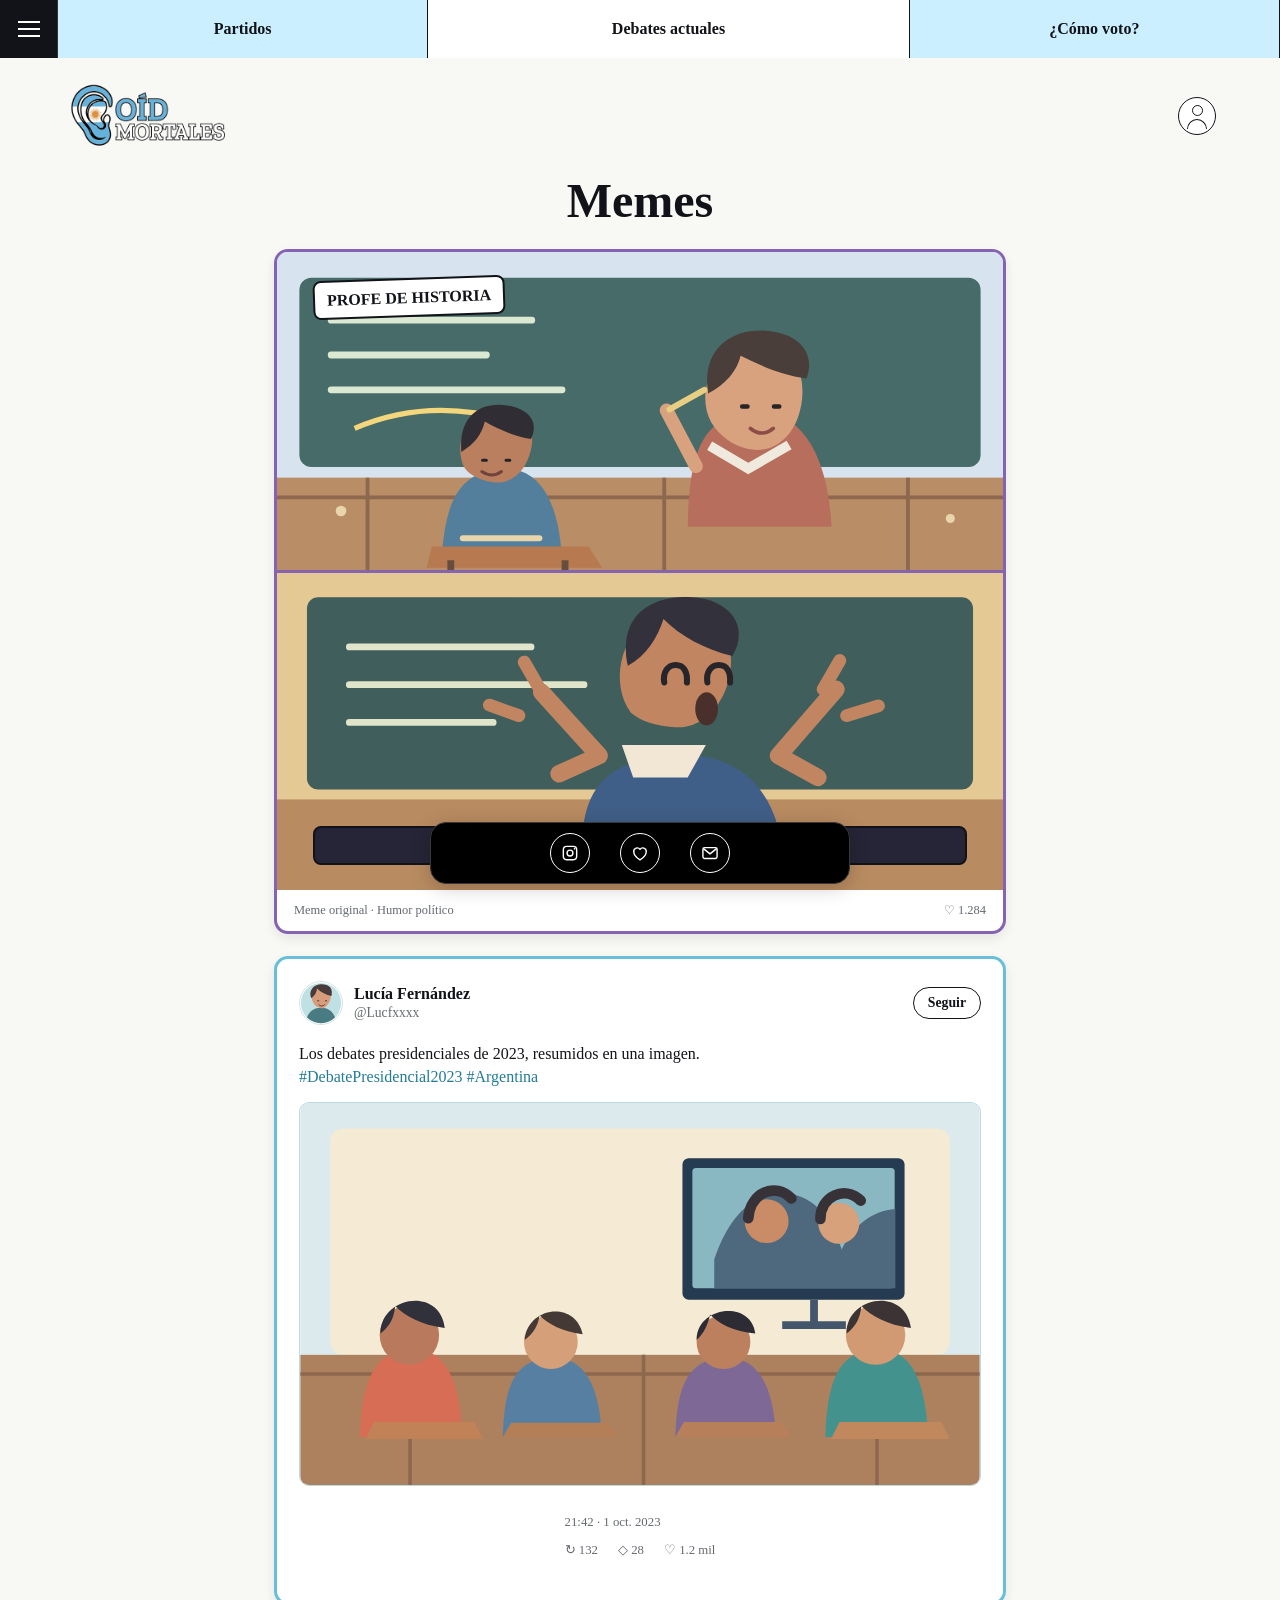
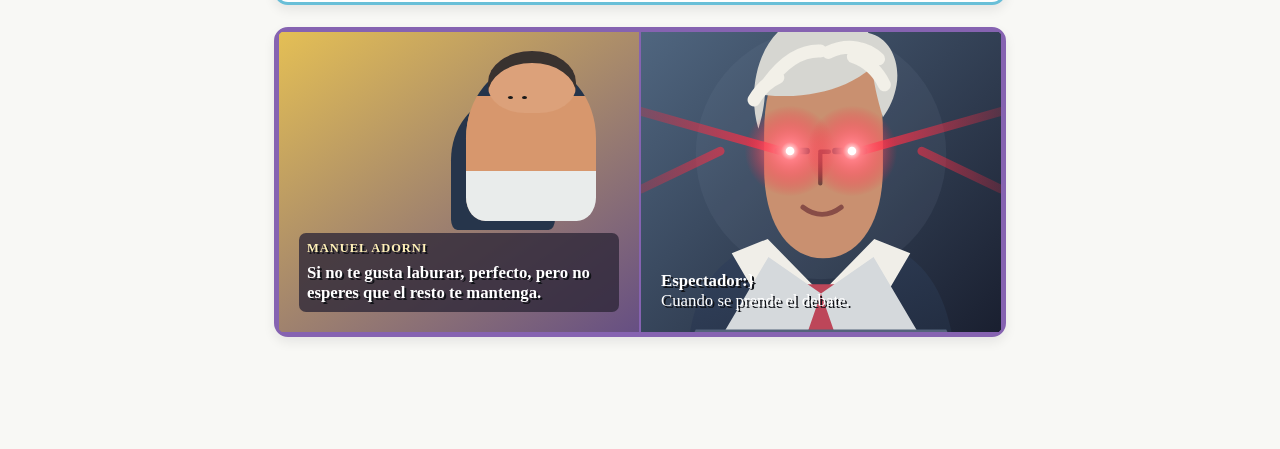
<file: HTML/Memes.html>
<!DOCTYPE html>
<html lang="es">
<head>
	<meta charset="UTF-8">
	<meta name="viewport" content="width=device-width, initial-scale=1.0">
	<meta name="description" content="Memes y humor político de Oíd Mortales.">
	<title>Memes | OÍD MORTALES</title>
	<link rel="stylesheet" href="style.css">
</head>
<body class="memes-page">
	<header class="site-header">
		<nav class="topbar" aria-label="Navegación principal">
			<button class="menu-toggle" type="button" aria-label="Abrir menú" aria-expanded="false" aria-controls="side-menu"><span></span><span></span><span></span></button>
			<div class="tabs">
				<a class="tab blue" href="Partidos.html">Partidos</a>
				<a class="tab" href="Debates.html">Debates actuales</a>
				<a class="tab blue" href="Como-voto.html">¿Cómo voto?</a>
			</div>
		</nav>
		<div class="side-menu" id="side-menu">
			<a href="Index.html">Inicio</a>
			<a href="Partidos.html">Partidos</a>
			<a href="Debates.html">Debates actuales</a>
			<a href="Como-voto.html">¿Cómo voto?</a>
			<a href="Eje-politico.html">Eje político</a>
			<a href="Calendario.html">Calendario</a>
			<a href="Encuestas.html">Encuestas</a>
			<a href="Como-funciona-el-estado.html">¿Cómo funciona el estado?</a>
			<a href="Memes.html" aria-current="page">Memes</a>
			<a href="Foro-publico.html">Foro público</a>
			<a href="Mapa-politico.html">Mapa político</a>
			<a href="Noticias.html">Noticias</a>
			<a href="Configuracion.html">Configuración</a>
			<a href="Quienes-somos.html">Quiénes somos</a>
		</div>
		<div class="brand-header memes-header">
			<div class="brand-line"><img class="brand" src="assets/oid-mortales.png" alt="Oíd Mortales"><a class="profile" href="Usuario.html" aria-label="Perfil de usuario"></a></div>
			<h1>Memes</h1>
		</div>
	</header>

	<main class="memes-main">
		<section class="meme-feed" aria-label="Feed de memes y publicaciones políticas">
			<article class="meme-card meme-card-purple">
				<div class="history-comic" aria-label="Meme original en dos paneles sobre una clase de historia">
					<figure class="history-panel">
						<img src="assets/memes/history-class.svg" alt="Una profesora de historia original conversa con un alumno en un aula.">
						<figcaption>PROFE DE HISTORIA</figcaption>
					</figure>
					<figure class="history-panel history-panel-reaction">
						<img src="assets/memes/history-reaction.svg" alt="Un alumno sorprendido levanta las manos frente al pizarrón.">
						<figcaption>Niño Larreta: <strong>¡AUXILIO, ME ESTÁ ADOCTRINANDO!</strong></figcaption>
					</figure>
				</div>
				<div class="meme-post-meta meme-caption"><span>Meme original · Humor político</span><span aria-label="1.284 reacciones">♡ 1.284</span></div>
			</article>

			<article class="meme-card meme-card-cyan tweet-card">
				<header class="tweet-header">
					<img class="tweet-avatar" src="assets/memes/profile-lucia.svg" alt="">
					<div class="tweet-author"><strong>Lucía Fernández</strong><span>@Lucfxxxx</span></div>
					<button class="follow-button" type="button" aria-pressed="false">Seguir</button>
				</header>
				<p class="tweet-copy">Los debates presidenciales de 2023, resumidos en una imagen.<br><span>#DebatePresidencial2023 #Argentina</span></p>
				<img class="tweet-image" src="assets/memes/classroom-debate.svg" alt="Ilustración original de estudiantes atentos en un aula durante un debate.">
				<footer class="tweet-meta"><time datetime="2023-10-01T21:42">21:42 · 1 oct. 2023</time><div class="tweet-metrics"><span>↻ 132</span><span>◇ 28</span><span>♡ 1.2 mil</span></div></footer>
			</article>

			<article class="meme-pair meme-card meme-card-purple" aria-label="Galería de dos memes destacados">
				<div class="square-meme quote-meme">
					<div class="quote-portrait" aria-hidden="true"><span></span></div>
					<p><span class="quote-attribution">Manuel Adorni</span><q>Si no te gusta laburar, perfecto, pero no esperes que el resto te mantenga.</q></p>
				</div>
				<div class="square-meme laser-meme">
					<img src="assets/memes/laser-eyes.svg" alt="Ilustración de un orador político original, de cabello plateado y detrás de un atril, con rayos láser rojos en los ojos.">
					<p><strong>Espectador:}</strong><br>Cuando se prende el debate.</p>
				</div>
			</article>
		</section>
	</main>

	<footer class="memes-footer">
		<nav class="footer-inner" aria-label="Enlaces de contacto">
			<a class="footer-link" href="#instagram" aria-label="Instagram">
				<svg aria-hidden="true" viewBox="0 0 24 24"><rect x="4" y="4" width="16" height="16" rx="4"></rect><circle cx="12" cy="12" r="3.5"></circle><circle class="icon-dot" cx="17.5" cy="6.8" r="1"></circle></svg>
			</a>
			<a class="footer-link" href="#donaciones" aria-label="Donaciones">
				<svg aria-hidden="true" viewBox="0 0 24 24"><path d="M12 20.2s-7.5-4.4-7.5-10A4.1 4.1 0 0 1 12 7.7a4.1 4.1 0 0 1 7.5 2.5c0 5.6-7.5 10-7.5 10Z"></path></svg>
			</a>
			<a class="footer-link" href="mailto:contacto@oidmortales.com" aria-label="Correo electrónico">
				<svg aria-hidden="true" viewBox="0 0 24 24"><rect x="3.5" y="5.5" width="17" height="13" rx="2"></rect><path d="m4.5 7 7.5 6 7.5-6"></path></svg>
			</a>
		</nav>
	</footer>
	<script>
		const menuButton = document.querySelector('.menu-toggle');
		const sideMenu = document.querySelector('#side-menu');
		menuButton.addEventListener('click', (event) => {
			const isOpen = sideMenu.classList.toggle('open');
			event.currentTarget.setAttribute('aria-expanded', String(isOpen));
		});
		document.querySelector('.follow-button').addEventListener('click', (event) => {
			const followButton = event.currentTarget;
			const isFollowing = followButton.getAttribute('aria-pressed') === 'true';
			followButton.setAttribute('aria-pressed', String(!isFollowing));
			followButton.textContent = isFollowing ? 'Seguir' : 'Siguiendo';
		});
	</script>
</body>
</html>
</file>
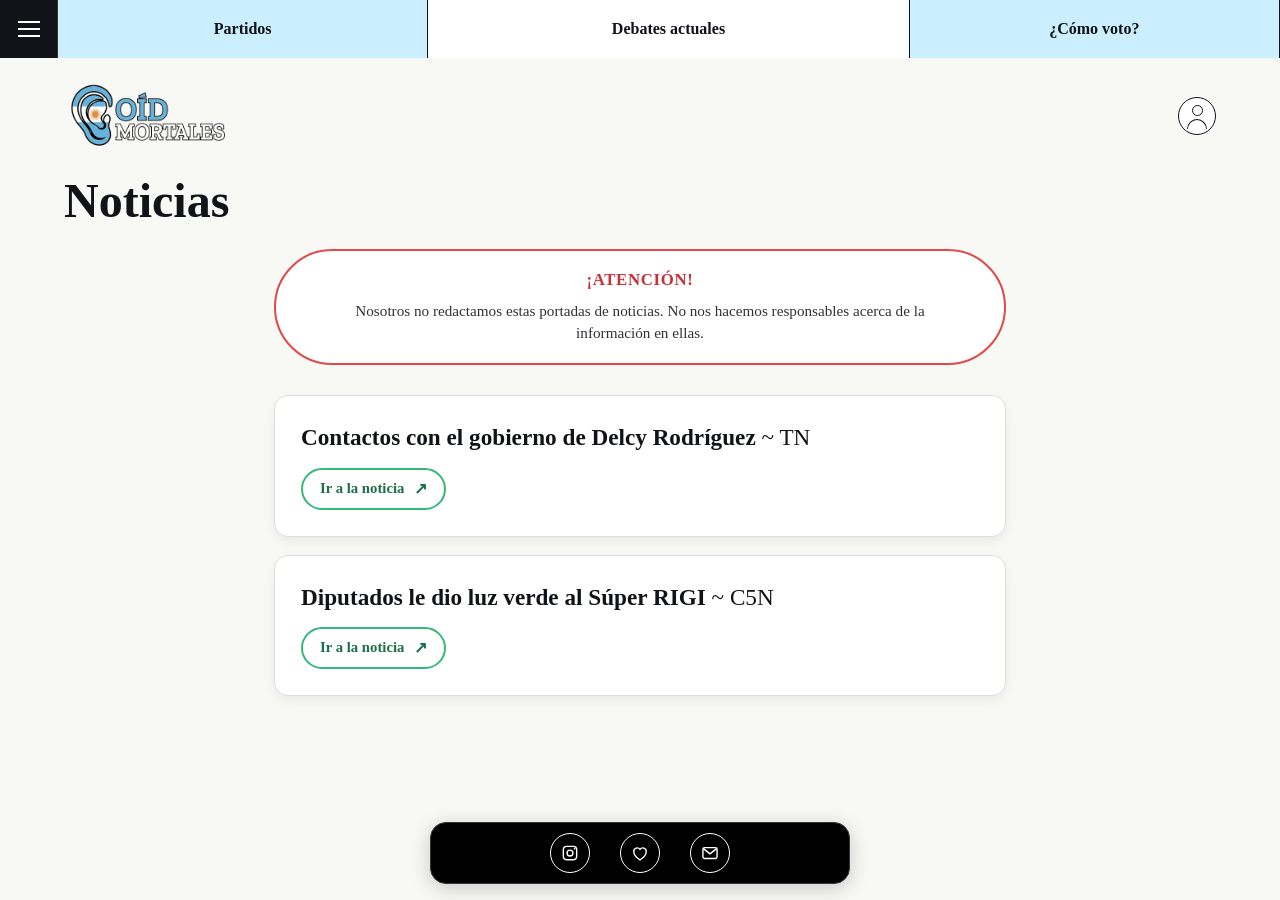
<file: HTML/Noticias.html>
<!DOCTYPE html>
<html lang="es">
<head>
	<meta charset="UTF-8">
	<meta name="viewport" content="width=device-width, initial-scale=1.0">
	<meta name="description" content="Titulares y enlaces a noticias políticas, seleccionados por Oíd Mortales.">
	<title>Noticias | OÍD MORTALES</title>
	<link rel="stylesheet" href="style.css">
</head>
<body class="news-page">
	<header class="site-header">
		<nav class="topbar" aria-label="Navegación principal">
			<button class="menu-toggle" type="button" aria-label="Abrir menú" aria-expanded="false" aria-controls="side-menu">
				<span></span><span></span><span></span>
			</button>
			<div class="tabs">
				<a class="tab blue" href="Partidos.html">Partidos</a>
				<a class="tab news-tab-active" href="Debates.html" aria-current="page">Debates actuales</a>
				<a class="tab blue" href="Como-voto.html">¿Cómo voto?</a>
			</div>
		</nav>
		<div class="side-menu" id="side-menu">
			<a href="Index.html">Inicio</a>
			<a href="Partidos.html">Partidos</a>
			<a href="Debates.html">Debates actuales</a>
			<a href="Como-voto.html">¿Cómo voto?</a>
			<a href="Eje-politico.html">Eje político</a>
			<a href="Calendario.html">Calendario</a>
			<a href="Encuestas.html">Encuestas</a>
			<a href="Como-funciona-el-estado.html">¿Cómo funciona el estado?</a>
			<a href="Memes.html">Memes</a>
			<a href="Foro-publico.html">Foro público</a>
			<a href="Mapa-politico.html">Mapa político</a>
			<a href="Noticias.html" aria-current="page">Noticias</a>
			<a href="Configuracion.html">Configuración</a>
			<a href="Quienes-somos.html">Quiénes somos</a>
		</div>
		<div class="brand-header news-header">
			<div class="brand-line">
				<img class="brand" src="assets/oid-mortales.png" alt="Oíd Mortales">
				<a class="profile" href="Usuario.html" aria-label="Perfil de usuario"></a>
			</div>
			<h1>Noticias</h1>
		</div>
	</header>

	<main class="news-main">
		<aside class="news-disclaimer" aria-labelledby="disclaimer-title">
			<h2 id="disclaimer-title">¡ATENCIÓN!</h2>
			<p>Nosotros no redactamos estas portadas de noticias. No nos hacemos responsables acerca de la información en ellas.</p>
		</aside>

		<section class="news-list" aria-label="Titulares de noticias">
			<article class="news-item">
				<h2>Contactos con el gobierno de Delcy Rodríguez <span class="news-source">~ TN</span></h2>
				<a class="news-link" href="https://tn.com.ar/" target="_blank" rel="noopener noreferrer">Ir a la noticia <span aria-hidden="true">↗</span></a>
			</article>
			<article class="news-item">
				<h2>Diputados le dio luz verde al Súper RIGI <span class="news-source">~ C5N</span></h2>
				<a class="news-link" href="https://www.c5n.com/" target="_blank" rel="noopener noreferrer">Ir a la noticia <span aria-hidden="true">↗</span></a>
			</article>
		</section>
	</main>

	<footer class="news-footer">
		<nav class="footer-inner" aria-label="Enlaces de contacto">
			<a class="footer-link" href="#instagram" aria-label="Instagram">
				<svg aria-hidden="true" viewBox="0 0 24 24"><rect x="4" y="4" width="16" height="16" rx="4"></rect><circle cx="12" cy="12" r="3.5"></circle><circle class="icon-dot" cx="17.5" cy="6.8" r="1"></circle></svg>
			</a>
			<a class="footer-link" href="#donaciones" aria-label="Donaciones">
				<svg aria-hidden="true" viewBox="0 0 24 24"><path d="M12 20.2s-7.5-4.4-7.5-10A4.1 4.1 0 0 1 12 7.7a4.1 4.1 0 0 1 7.5 2.5c0 5.6-7.5 10-7.5 10Z"></path></svg>
			</a>
			<a class="footer-link" href="mailto:contacto@oidmortales.com" aria-label="Correo electrónico">
				<svg aria-hidden="true" viewBox="0 0 24 24"><rect x="3.5" y="5.5" width="17" height="13" rx="2"></rect><path d="m4.5 7 7.5 6 7.5-6"></path></svg>
			</a>
		</nav>
	</footer>

	<script>
		const menuButton = document.querySelector('.menu-toggle');
		const sideMenu = document.querySelector('#side-menu');
		menuButton.addEventListener('click', (event) => {
			const isOpen = sideMenu.classList.toggle('open');
			event.currentTarget.setAttribute('aria-expanded', String(isOpen));
		});
	</script>
</body>
</html>
</file>
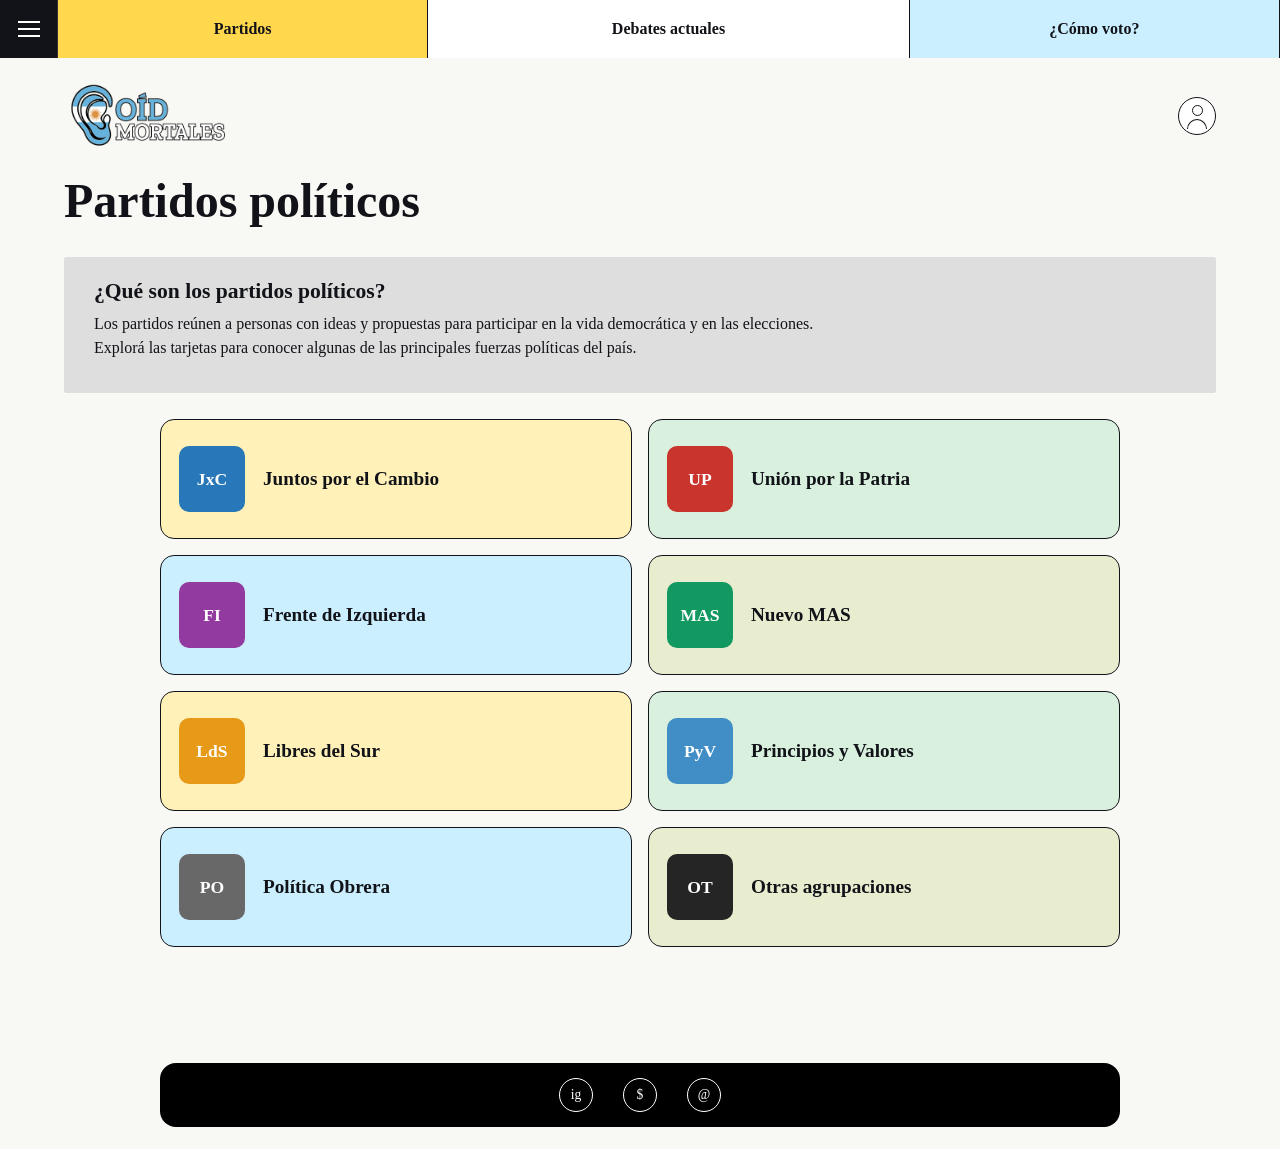
<file: HTML/Partidos.html>
<!DOCTYPE html>
<html lang="es">
<head>
	<meta charset="UTF-8">
	<meta name="viewport" content="width=device-width, initial-scale=1.0">
	<meta name="description" content="Partidos políticos de Argentina - Oíd Mortales">
	<title>Partidos políticos | OÍD MORTALES</title>
	<link rel="stylesheet" href="style.css">
	<style>
		:root { --ink:#111318; --paper:#f8f8f5; --yellow:#ffd84d; --blue:#ccefff; --panel:#dedede; }
		* { box-sizing: border-box; }
		html { scroll-behavior: smooth; }
		body { margin:0; color:var(--ink); background:var(--paper); font-family:Georgia,"Times New Roman",serif; }
		button,a { font:inherit; }
		.topbar { display:flex; align-items:stretch; min-height:58px; background:var(--ink); }
		.menu-toggle { display:grid; width:58px; place-content:center; gap:5px; border:0; border-right:1px solid #333; background:transparent; cursor:pointer; }
		.menu-toggle span { width:22px; height:2px; background:white; }
		.tabs { display:grid; grid-template-columns:1fr 1.3fr 1fr; flex:1; }
		.tab { display:grid; place-items:center; min-height:58px; padding:8px 12px; border:0; border-right:1px solid var(--ink); color:var(--ink); background:white; text-decoration:none; text-align:center; font-weight:700; cursor:pointer; }
		.tab.active { background:var(--yellow); }
		.tab.blue { background:var(--blue); }
		.side-menu { display:none; position:absolute; z-index:3; width:min(300px,88vw); padding:10px 0; border:1px solid var(--ink); border-top:0; background:var(--paper); box-shadow:5px 5px 0 var(--ink); }
		.side-menu.open { display:block; }
		.side-menu a { display:block; padding:12px 18px; color:var(--ink); text-decoration:none; border-bottom:1px solid #ccc; }
		.side-menu a:hover { background:var(--yellow); }
		.brand-header { padding:24px clamp(20px,5vw,64px) 14px; }
		.brand-line { display:flex; align-items:center; justify-content:space-between; }
		.brand { margin:0; font-size:clamp(1rem,2vw,1.35rem); letter-spacing:.12em; font-weight:700; }
		.profile { width:38px; height:38px; border:1px solid var(--ink); border-radius:50%; background:white; }
		.profile::before,.profile::after { content:""; display:block; margin:auto; border:1.5px solid var(--ink); }
		.profile::before { width:9px; height:9px; margin-top:7px; border-radius:50%; }
		.profile::after { width:18px; height:9px; margin-top:3px; border-radius:12px 12px 0 0; border-bottom:0; }
		h1 { margin:28px 0 18px; font-size:clamp(2rem,4vw,3rem); line-height:1; }
		main { padding:0 clamp(20px,5vw,64px) 100px; }
		.feature { min-height:136px; margin-bottom:26px; padding:22px clamp(18px,4vw,30px); border-radius:2px; background:var(--panel); }
		.feature h2 { margin:0 0 8px; font-size:clamp(1.1rem,2.4vw,1.35rem); }
		.feature p { max-width:760px; margin:0; line-height:1.5; }
		.party-grid { display:grid; grid-template-columns:repeat(2,minmax(0,1fr)); gap:16px; max-width:960px; margin:0 auto; }
		.party-card { display:flex; align-items:center; gap:18px; min-height:120px; padding:18px; border:1px solid var(--ink); border-radius:14px; color:var(--ink); background:white; text-decoration:none; transition:transform .2s ease,box-shadow .2s ease; }
		.party-card:hover,.party-card:focus-visible { transform:translateY(-3px); box-shadow:4px 4px 0 var(--ink); outline:none; }
		.party-logo { display:grid; flex:0 0 66px; width:66px; height:66px; place-items:center; border-radius:10px; color:white; font-size:1.1rem; font-weight:700; text-align:center; }
		.jxc{background:#2878b9}.up{background:#c9342d}.fi{background:#923a9f}.mas{background:#129961}.lds{background:#e69a18}.pyv{background:#418ec6}.po{background:#686868}.other{background:#252525}
		.party-name { margin:0; font-size:clamp(1rem,2vw,1.2rem); line-height:1.15; }
		footer { display:flex; justify-content:center; padding:16px 20px 22px; }
		.footer-inner { display:flex; justify-content:center; gap:30px; width:min(100%,960px); padding:15px; border-radius:16px; background:#000; }
		.footer-link { display:grid; width:34px; height:34px; place-items:center; border:1px solid white; border-radius:50%; color:white; text-decoration:none; font-size:.85rem; }
		@media (max-width:620px) {
			.topbar { min-height:52px; }.menu-toggle { width:48px; }.tab { min-height:52px; padding:7px 5px; font-size:.78rem; }
			.brand-header { padding-top:20px; }.feature { min-height:94px; }.party-grid { grid-template-columns:1fr; gap:12px; }
			.party-card { min-height:92px; padding:13px; }.party-logo { flex-basis:56px; width:56px; height:56px; } main { padding-bottom:60px; }
		}
	</style>
</head>
<body>
	<header>
		<nav class="topbar" aria-label="Navegación principal">
			<button class="menu-toggle" type="button" aria-label="Abrir menú" aria-expanded="false" aria-controls="side-menu"><span></span><span></span><span></span></button>
			<div class="tabs"><a class="tab active" href="#partidos" aria-current="page">Partidos</a><a class="tab" href="debates.html">Debates actuales</a><a class="tab blue" href="como-voto.html">¿Cómo voto?</a></div>
		</nav>
		<div class="side-menu" id="side-menu">
			<a href="Index.html">Inicio</a>
			<a href="Partidos.html" aria-current="page">Partidos</a>
			<a href="Debates.html">Debates actuales</a>
			<a href="Como-voto.html">¿Cómo voto?</a>
			<a href="Eje-politico.html">Eje político</a>
			<a href="Calendario.html">Calendario</a>
			<a href="Encuestas.html">Encuestas</a>
			<a href="Como-funciona-el-estado.html">¿Cómo funciona el estado?</a>
			<a href="Memes.html">Memes</a>
			<a href="Foro-publico.html">Foro público</a>
			<a href="Mapa-politico.html">Mapa político</a>
			<a href="Noticias.html">Noticias</a>
			<a href="Configuracion.html">Configuración</a>
			<a href="Quienes-somos.html">Quiénes somos</a>
		</div>
		<div class="brand-header"><div class="brand-line"><img class="brand" src="assets/oid-mortales.png" alt="Oíd Mortales"><a class="profile" href="Usuario.html" aria-label="Perfil de usuario"></a></div><h1 id="partidos">Partidos políticos</h1></div>
	</header>
	<main>
		<section class="feature" aria-labelledby="party-intro-title">
			<h2 id="party-intro-title">¿Qué son los partidos políticos?</h2>
			<p>Los partidos reúnen a personas con ideas y propuestas para participar en la vida democrática y en las elecciones. Explorá las tarjetas para conocer algunas de las principales fuerzas políticas del país.</p>
		</section>
		<section class="party-grid" aria-label="Partidos políticos">
			<a class="party-card" href="https://es.wikipedia.org/wiki/Juntos_por_el_Cambio" target="_blank" rel="noopener noreferrer"><span class="party-logo jxc">JxC</span><h2 class="party-name">Juntos por el Cambio</h2></a>
			<a class="party-card" href="https://es.wikipedia.org/wiki/Uni%C3%B3n_por_la_Patria" target="_blank" rel="noopener noreferrer"><span class="party-logo up">UP</span><h2 class="party-name">Unión por la Patria</h2></a>
			<a class="party-card" href="https://es.wikipedia.org/wiki/Frente_de_Izquierda_y_de_Trabajadores_-_Unidad" target="_blank" rel="noopener noreferrer"><span class="party-logo fi">FI</span><h2 class="party-name">Frente de Izquierda</h2></a>
			<a class="party-card" href="https://www.mas.org.ar/" target="_blank" rel="noopener noreferrer"><span class="party-logo mas">MAS</span><h2 class="party-name">Nuevo MAS</h2></a>
			<a class="party-card" href="https://libresdelsur.org.ar/" target="_blank" rel="noopener noreferrer"><span class="party-logo lds">LdS</span><h2 class="party-name">Libres del Sur</h2></a>
			<a class="party-card" href="https://principiosyvalores.org/" target="_blank" rel="noopener noreferrer"><span class="party-logo pyv">PyV</span><h2 class="party-name">Principios y Valores</h2></a>
			<a class="party-card" href="https://politicaobrera.com/" target="_blank" rel="noopener noreferrer"><span class="party-logo po">PO</span><h2 class="party-name">Política Obrera</h2></a>
			<a class="party-card" href="https://www.argentina.gob.ar/interior/dine/agrupaciones-politicas" target="_blank" rel="noopener noreferrer"><span class="party-logo other">OT</span><h2 class="party-name">Otras agrupaciones</h2></a>
		</section>
	</main>
	<footer><div class="footer-inner" aria-label="Enlaces de contacto"><a class="footer-link" href="#instagram" aria-label="Instagram">ig</a><a class="footer-link" href="#donaciones" aria-label="Donaciones">$</a><a class="footer-link" href="mailto:contacto@oidmortales.com" aria-label="Correo electrónico">@</a></div></footer>
	<script>
		const menuButton = document.querySelector('.menu-toggle');
		const sideMenu = document.querySelector('#side-menu');
		menuButton.addEventListener('click', () => { const isOpen = sideMenu.classList.toggle('open'); menuButton.setAttribute('aria-expanded', String(isOpen)); });
	</script>
</body>
</html>
<html lang="es">
</file>
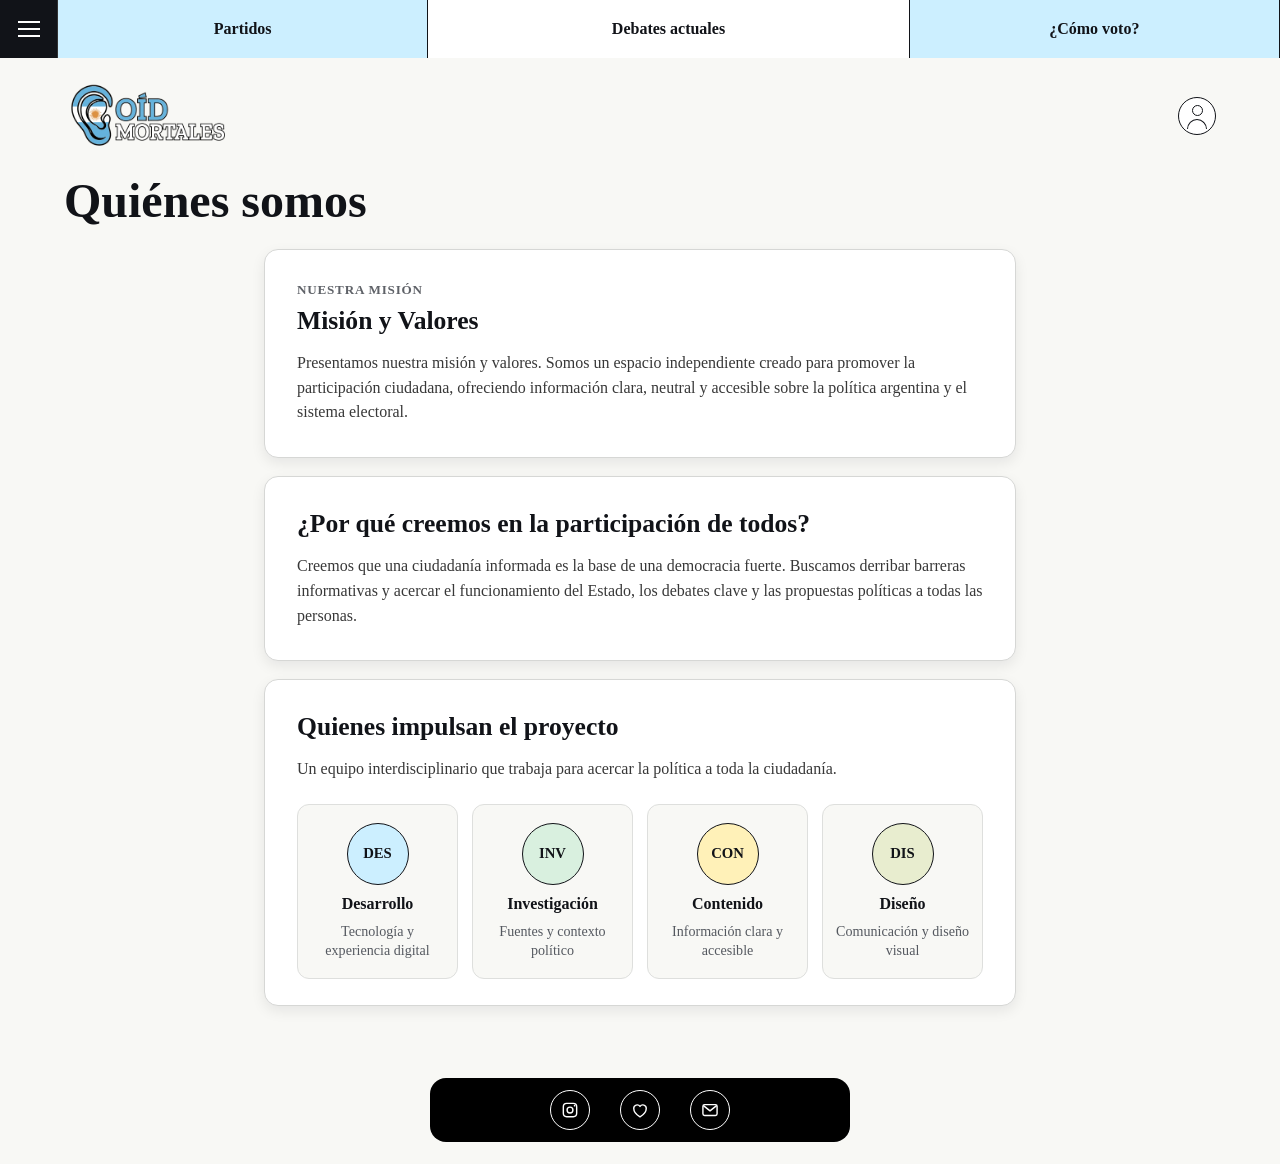
<file: HTML/Quienes-somos.html>
<!DOCTYPE html>
<html lang="es">
<head>
	<meta charset="UTF-8">
	<meta name="viewport" content="width=device-width, initial-scale=1.0">
	<meta name="description" content="Conocé la misión, los valores y las áreas de trabajo de Oíd Mortales.">
	<title>Quiénes somos | OÍD MORTALES</title>
	<link rel="stylesheet" href="style.css">
	<style>
		.about-page { min-height:100vh; }
		.about-page .topbar { position:sticky; top:0; z-index:5; }
		.about-page .side-menu { position:fixed; top:58px; left:0; z-index:6; }
		.about-page .about-header { padding-bottom:24px; }
		.about-page h1 { margin-bottom:0; }
		.about-main { display:grid; gap:18px; max-width:880px; margin:0 auto; padding-bottom:72px; }
		.about-card { padding:clamp(20px,4vw,32px); border:1px solid #d6d7d5; border-radius:14px; background:#fff; box-shadow:0 5px 14px rgba(17,19,24,.08); }
		.about-card h2 { margin:0 0 14px; font-size:clamp(1.2rem,2.5vw,1.6rem); line-height:1.2; }
		.about-card p { margin:0; color:#383838; font-size:1rem; line-height:1.55; }
		.card-kicker { display:block; margin-bottom:8px; color:#5f6268; font-size:.82rem; font-weight:700; letter-spacing:.06em; text-transform:uppercase; }
		.team-card { padding-bottom:26px; }
		.team-intro { margin-bottom:22px !important; }
		.team-grid { display:grid; grid-template-columns:repeat(4,minmax(0,1fr)); gap:14px; margin:0; padding:0; list-style:none; }
		.team-member { display:grid; justify-items:center; gap:9px; min-width:0; padding:18px 10px; border:1px solid #dedfdd; border-radius:12px; background:var(--paper); text-align:center; }
		.team-avatar { display:grid; width:62px; height:62px; place-items:center; border:1px solid var(--ink); border-radius:50%; background:var(--blue); font-size:.92rem; font-weight:700; }
		.team-member:nth-child(2) .team-avatar { background:#d9f0df; }
		.team-member:nth-child(3) .team-avatar { background:#fff1b8; }
		.team-member:nth-child(4) .team-avatar { background:#e8edcf; }
		.team-member h3 { margin:0; font-size:1rem; line-height:1.2; }
		.team-member p { color:#555960; font-size:.88rem; line-height:1.35; }
		.about-page .about-footer { padding-top:0; }
		.about-page .footer-inner { width:min(100%,420px); gap:30px; padding:12px 18px; }
		.about-page .footer-link { width:40px; height:40px; }
		.about-page .footer-link svg { width:20px; height:20px; fill:none; stroke:currentColor; stroke-linecap:round; stroke-linejoin:round; stroke-width:1.7; }
		.about-page .footer-link .icon-dot { fill:currentColor; stroke:none; }
		.about-page .footer-link:hover,.about-page .footer-link:focus-visible { color:var(--ink); background:var(--blue); outline:none; }
		.about-page a:focus-visible,.about-page button:focus-visible { outline:2px solid var(--ink); outline-offset:3px; }
		@media (max-width:620px) {
			.about-page .side-menu { top:52px; }
			.about-main { gap:12px; padding-bottom:60px; }
			.about-card { padding:20px; }
			.team-grid { grid-template-columns:repeat(2,minmax(0,1fr)); gap:10px; }
			.team-member { padding:15px 8px; }
			.team-avatar { width:56px; height:56px; }
		}
	</style>
</head>
<body class="about-page">
	<header class="site-header">
		<nav class="topbar" aria-label="Navegación principal">
			<button class="menu-toggle" type="button" aria-label="Abrir menú" aria-expanded="false" aria-controls="side-menu">
				<span></span><span></span><span></span>
			</button>
			<div class="tabs">
				<a class="tab blue" href="Partidos.html">Partidos</a>
				<a class="tab" href="Debates.html">Debates actuales</a>
				<a class="tab blue" href="Como-voto.html">¿Cómo voto?</a>
			</div>
		</nav>
		<nav class="side-menu" id="side-menu" aria-label="Secciones del sitio">
			<a href="Index.html">Inicio</a>
			<a href="Partidos.html">Partidos</a>
			<a href="Debates.html">Debates actuales</a>
			<a href="Como-voto.html">¿Cómo voto?</a>
			<a href="Eje-politico.html">Eje político</a>
			<a href="Calendario.html">Calendario</a>
			<a href="Encuestas.html">Encuestas</a>
			<a href="Como-funciona-el-estado.html">¿Cómo funciona el estado?</a>
			<a href="Memes.html">Memes</a>
			<a href="Foro-publico.html">Foro público</a>
			<a href="Mapa-politico.html">Mapa político</a>
			<a href="Noticias.html">Noticias</a>
			<a href="Configuracion.html">Configuración</a>
			<a href="Quienes-somos.html" aria-current="page">Quiénes somos</a>
		</nav>
		<div class="brand-header about-header">
			<div class="brand-line">
				<img class="brand" src="assets/oid-mortales.png" alt="Oíd Mortales">
				<a class="profile" href="Usuario.html" aria-label="Perfil de usuario"></a>
			</div>
			<h1>Quiénes somos</h1>
		</div>
	</header>

	<main class="about-main">
		<article class="about-card" aria-labelledby="mission-title">
			<span class="card-kicker">Nuestra misión</span>
			<h2 id="mission-title">Misión y Valores</h2>
			<p>Presentamos nuestra misión y valores. Somos un espacio independiente creado para promover la participación ciudadana, ofreciendo información clara, neutral y accesible sobre la política argentina y el sistema electoral.</p>
		</article>

		<article class="about-card" aria-labelledby="participation-title">
			<h2 id="participation-title">¿Por qué creemos en la participación de todos?</h2>
			<p>Creemos que una ciudadanía informada es la base de una democracia fuerte. Buscamos derribar barreras informativas y acercar el funcionamiento del Estado, los debates clave y las propuestas políticas a todas las personas.</p>
		</article>

		<section class="about-card team-card" aria-labelledby="team-title">
			<h2 id="team-title">Quienes impulsan el proyecto</h2>
			<p class="team-intro">Un equipo interdisciplinario que trabaja para acercar la política a toda la ciudadanía.</p>
			<ul class="team-grid" aria-label="Áreas colaboradoras del proyecto">
				<li class="team-member">
					<span class="team-avatar" aria-hidden="true">DES</span>
					<h3>Desarrollo</h3>
					<p>Tecnología y experiencia digital</p>
				</li>
				<li class="team-member">
					<span class="team-avatar" aria-hidden="true">INV</span>
					<h3>Investigación</h3>
					<p>Fuentes y contexto político</p>
				</li>
				<li class="team-member">
					<span class="team-avatar" aria-hidden="true">CON</span>
					<h3>Contenido</h3>
					<p>Información clara y accesible</p>
				</li>
				<li class="team-member">
					<span class="team-avatar" aria-hidden="true">DIS</span>
					<h3>Diseño</h3>
					<p>Comunicación y diseño visual</p>
				</li>
			</ul>
		</section>
	</main>

	<footer class="about-footer">
		<nav class="footer-inner" aria-label="Enlaces de contacto">
			<a class="footer-link" href="#instagram" aria-label="Instagram">
				<svg aria-hidden="true" viewBox="0 0 24 24"><rect x="4" y="4" width="16" height="16" rx="4"></rect><circle cx="12" cy="12" r="3.5"></circle><circle class="icon-dot" cx="17.5" cy="6.8" r="1"></circle></svg>
			</a>
			<a class="footer-link" href="#donaciones" aria-label="Donaciones">
				<svg aria-hidden="true" viewBox="0 0 24 24"><path d="M12 20.2s-7.5-4.4-7.5-10A4.1 4.1 0 0 1 12 7.7a4.1 4.1 0 0 1 7.5 2.5c0 5.6-7.5 10-7.5 10Z"></path></svg>
			</a>
			<a class="footer-link" href="mailto:contacto@oidmortales.com" aria-label="Correo electrónico">
				<svg aria-hidden="true" viewBox="0 0 24 24"><rect x="3.5" y="5.5" width="17" height="13" rx="2"></rect><path d="m4.5 7 7.5 6 7.5-6"></path></svg>
			</a>
		</nav>
	</footer>
	<script>
		const menuButton = document.querySelector('.menu-toggle');
		const sideMenu = document.querySelector('#side-menu');
		menuButton.addEventListener('click', () => {
			const isOpen = sideMenu.classList.toggle('open');
			menuButton.setAttribute('aria-expanded', String(isOpen));
		});
	</script>
</body>
</html>
</file>
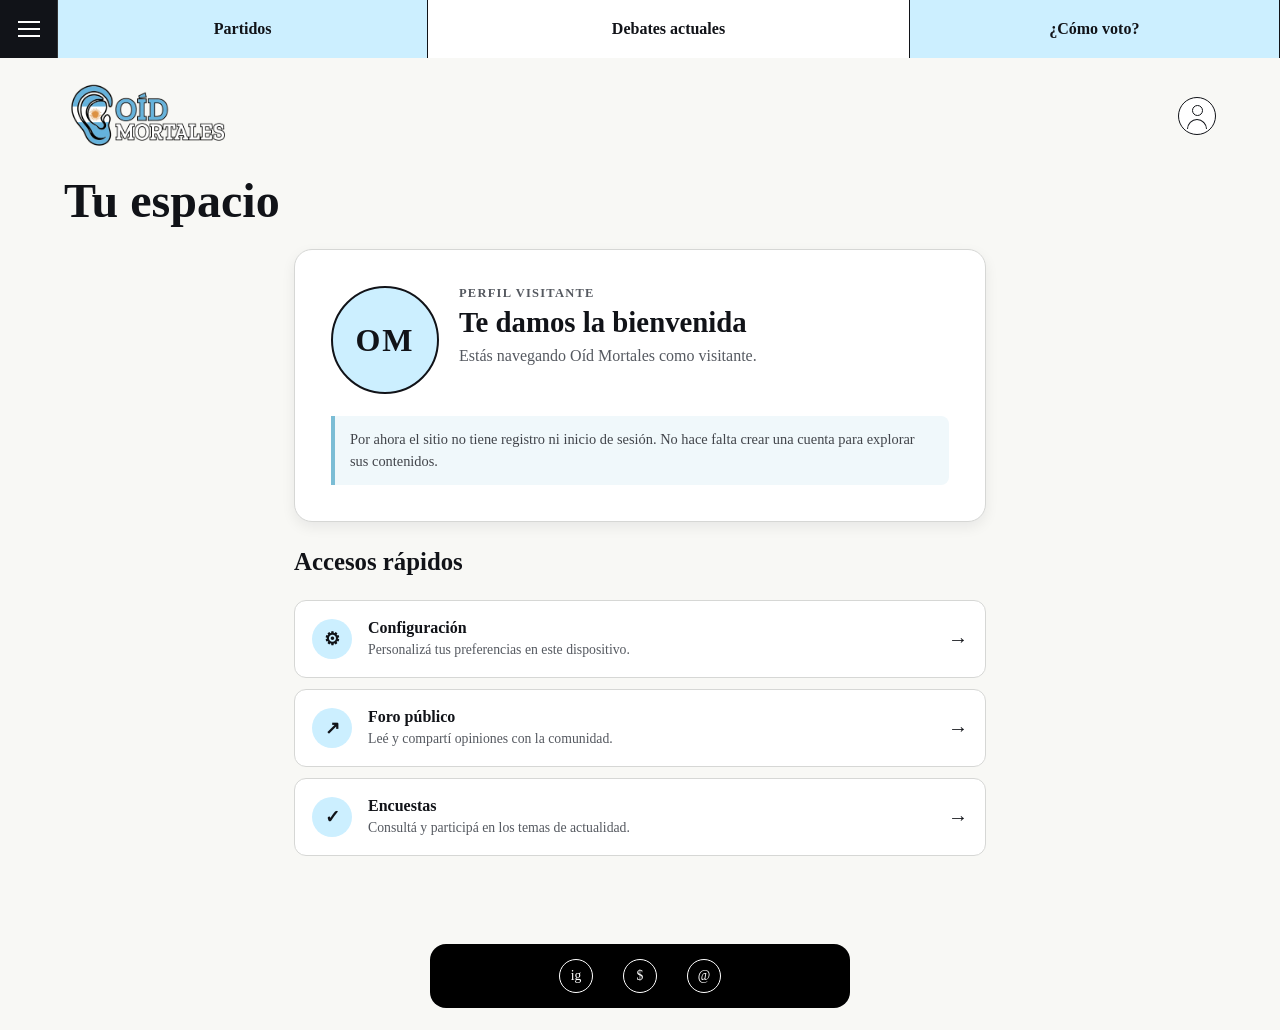
<file: HTML/Usuario.html>
<!DOCTYPE html>
<html lang="es">
<head>
	<meta charset="UTF-8">
	<meta name="viewport" content="width=device-width, initial-scale=1.0">
	<meta name="description" content="Tu espacio personal en Oíd Mortales.">
	<title>Usuario | OÍD MORTALES</title>
	<link rel="stylesheet" href="style.css">
</head>
<body class="user-page">
	<header class="site-header">
		<nav class="topbar" aria-label="Navegación principal">
			<button class="menu-toggle" type="button" aria-label="Abrir menú" aria-expanded="false" aria-controls="side-menu">
				<span></span><span></span><span></span>
			</button>
			<div class="tabs">
				<a class="tab blue" href="Partidos.html">Partidos</a>
				<a class="tab" href="Debates.html">Debates actuales</a>
				<a class="tab blue" href="Como-voto.html">¿Cómo voto?</a>
			</div>
		</nav>
		<nav class="side-menu" id="side-menu" aria-label="Secciones del sitio">
			<a href="Index.html">Inicio</a>
			<a href="Partidos.html">Partidos</a>
			<a href="Debates.html">Debates actuales</a>
			<a href="Como-voto.html">¿Cómo voto?</a>
			<a href="Eje-politico.html">Eje político</a>
			<a href="Calendario.html">Calendario</a>
			<a href="Encuestas.html">Encuestas</a>
			<a href="Como-funciona-el-estado.html">¿Cómo funciona el estado?</a>
			<a href="Memes.html">Memes</a>
			<a href="Foro-publico.html">Foro público</a>
			<a href="Mapa-politico.html">Mapa político</a>
			<a href="Noticias.html">Noticias</a>
			<a href="Usuario.html" aria-current="page">Usuario</a>
			<a href="Configuracion.html">Configuración</a>
			<a href="Quienes-somos.html">Quiénes somos</a>
		</nav>
		<div class="brand-header user-header">
			<div class="brand-line">
				<img class="brand" src="assets/oid-mortales.png" alt="Oíd Mortales">
				<a class="profile" href="Usuario.html" aria-label="Perfil de usuario" aria-current="page"></a>
			</div>
			<h1>Tu espacio</h1>
		</div>
	</header>

	<main class="user-main">
		<section class="user-card" aria-labelledby="user-name">
			<div class="user-avatar" aria-hidden="true">OM</div>
			<div class="user-details">
				<p class="user-eyebrow">Perfil visitante</p>
				<h2 id="user-name">Te damos la bienvenida</h2>
				<p>Estás navegando Oíd Mortales como visitante.</p>
			</div>
			<p class="user-notice">Por ahora el sitio no tiene registro ni inicio de sesión. No hace falta crear una cuenta para explorar sus contenidos.</p>
		</section>

		<section class="user-links" aria-labelledby="user-links-title">
			<h2 id="user-links-title">Accesos rápidos</h2>
			<a class="user-link-card" href="Configuracion.html">
				<span class="user-link-icon" aria-hidden="true">⚙</span>
				<span><strong>Configuración</strong><small>Personalizá tus preferencias en este dispositivo.</small></span>
				<span class="user-link-arrow" aria-hidden="true">→</span>
			</a>
			<a class="user-link-card" href="Foro-publico.html">
				<span class="user-link-icon" aria-hidden="true">↗</span>
				<span><strong>Foro público</strong><small>Leé y compartí opiniones con la comunidad.</small></span>
				<span class="user-link-arrow" aria-hidden="true">→</span>
			</a>
			<a class="user-link-card" href="Encuestas.html">
				<span class="user-link-icon" aria-hidden="true">✓</span>
				<span><strong>Encuestas</strong><small>Consultá y participá en los temas de actualidad.</small></span>
				<span class="user-link-arrow" aria-hidden="true">→</span>
			</a>
		</section>
	</main>

	<footer>
		<div class="footer-inner" aria-label="Enlaces de contacto">
			<a class="footer-link" href="#instagram" aria-label="Instagram">ig</a>
			<a class="footer-link" href="#donaciones" aria-label="Donaciones">$</a>
			<a class="footer-link" href="mailto:contacto@oidmortales.com" aria-label="Correo electrónico">@</a>
		</div>
	</footer>
	<script>
		const menuButton = document.querySelector('.menu-toggle');
		const sideMenu = document.querySelector('#side-menu');
		menuButton.addEventListener('click', () => {
			const isOpen = sideMenu.classList.toggle('open');
			menuButton.setAttribute('aria-expanded', String(isOpen));
		});
	</script>
</body>
</html>
</file>
<file: HTML/style.css>
:root {
  --ink: #111318;
  --paper: #f8f8f5;
  --yellow: #ffd84d;
  --blue: #ccefff;
  --panel: #dedede;
}

* { box-sizing: border-box; }
html { scroll-behavior: smooth; }
body { margin: 0; color: var(--ink); background: var(--paper); font-family: Georgia, "Times New Roman", serif; }
button, a { font: inherit; }

.site-header { background: var(--paper); }
.topbar { display: flex; align-items: stretch; min-height: 58px; background: var(--ink); }
.menu-toggle { display: grid; width: 58px; place-content: center; gap: 5px; border: 0; border-right: 1px solid #333; background: transparent; cursor: pointer; }
.menu-toggle span { width: 22px; height: 2px; background: white; }
.tabs { display: grid; grid-template-columns: 1fr 1.3fr 1fr; flex: 1; }
.tab { display: grid; place-items: center; min-height: 58px; padding: 8px 12px; border-right: 1px solid var(--ink); color: var(--ink); background: white; text-decoration: none; text-align: center; font-weight: 700; }
.tab.active { background: var(--yellow); }
.tab.blue { background: var(--blue); }
.side-menu { display: none; position: absolute; z-index: 3; width: min(300px, 88vw); max-height: calc(100vh - 58px); overflow-y: auto; padding: 10px 0; border: 1px solid var(--ink); border-top: 0; background: var(--paper); box-shadow: 5px 5px 0 var(--ink); }
.side-menu.open { display: block; }
.side-menu a { display: block; padding: 12px 18px; color: var(--ink); text-decoration: none; border-bottom: 1px solid #ccc; }
.side-menu a:hover { background: var(--yellow); }
.brand-header { padding: 24px clamp(20px, 5vw, 64px) 14px; }
.brand-line { display: flex; align-items: center; justify-content: space-between; }
.brand { display: block; width: clamp(128px, 20vw, 170px); max-width: 50%; height: auto; margin: 0; object-fit: contain; object-position: left center; }
.profile { width: 38px; height: 38px; border: 1px solid var(--ink); border-radius: 50%; background: white; }
.profile::before, .profile::after { content: ""; display: block; margin: auto; border: 1.5px solid var(--ink); }
.profile::before { width: 9px; height: 9px; margin-top: 7px; border-radius: 50%; }
.profile::after { width: 18px; height: 9px; margin-top: 3px; border-radius: 12px 12px 0 0; border-bottom: 0; }
h1 { margin: 28px 0 18px; font-size: clamp(2rem, 4vw, 3rem); line-height: 1; }
main { padding: 0 clamp(20px, 5vw, 64px) 100px; }
.feature { min-height: 136px; margin-bottom: 26px; border-radius: 2px; background: var(--panel); }
.party-grid { display: grid; grid-template-columns: repeat(2, minmax(0, 1fr)); gap: 16px; max-width: 960px; margin: 0 auto; }
.party-card { display: flex; align-items: center; gap: 18px; min-height: 120px; padding: 18px; border: 1px solid var(--ink); border-radius: 14px; color: var(--ink); background: white; text-decoration: none; transition: transform .2s ease, box-shadow .2s ease; }
.party-card:hover, .party-card:focus-visible { transform: translateY(-3px); box-shadow: 4px 4px 0 var(--ink); outline: none; }
.party-logo { display: grid; flex: 0 0 66px; width: 66px; height: 66px; place-items: center; border-radius: 10px; color: white; font-size: 1.1rem; font-weight: 700; text-align: center; }
.jxc { background: #2878b9; } .up { background: #d1a82f; } .fi { background: #923a9f; } .mas { background: #129961; }
.lds { background: #e69a18; } .pyv { background: #418ec6; } .po { background: #686868; } .other { background: #252525; }
.party-name { margin: 0; font-size: clamp(1rem, 2vw, 1.2rem); line-height: 1.15; }
footer { display: flex; justify-content: center; padding: 16px 20px 22px; }
.footer-inner { display: flex; justify-content: center; gap: 30px; width: min(100%, 960px); padding: 15px; border-radius: 16px; background: #000; }
.footer-link { display: grid; width: 34px; height: 34px; place-items: center; border: 1px solid white; border-radius: 50%; color: white; text-decoration: none; font-size: .85rem; }

/* ---------- CALENDARIO ---------- */
.calendar-page { min-height: 100vh; }
.calendar-page .calendar-header { padding-bottom: 24px; }
.calendar-page h1 { margin-bottom: 0; }
.calendar-main { max-width: 780px; margin: 0 auto; padding-bottom: 72px; }
.calendar-card { padding: clamp(18px, 4vw, 34px); border: 1px solid #d4d5d3; border-radius: 14px; background: #fff; box-shadow: 0 5px 0 rgba(17, 19, 24, .06); }
.calendar-toolbar { display: grid; grid-template-columns: 38px 1fr 38px; align-items: center; gap: 12px; }
.calendar-toolbar h2 { margin: 0; font-size: clamp(1.25rem, 3vw, 1.7rem); text-align: center; }
.calendar-nav { display: grid; width: 38px; height: 38px; place-items: center; border: 1px solid var(--ink); border-radius: 50%; color: var(--ink); background: var(--blue); font-size: 1.3rem; line-height: 1; cursor: pointer; }
.calendar-nav:hover, .calendar-nav:focus-visible { background: var(--yellow); outline: none; }
.calendar-selectors { display: flex; justify-content: center; align-items: center; gap: 8px; margin: 20px 0 24px; }
.calendar-selectors label { color: #5f6268; font-size: .82rem; }
.calendar-selectors select { min-width: 108px; padding: 8px 28px 8px 10px; border: 1px solid var(--ink); border-radius: 5px; color: var(--ink); background: var(--paper); cursor: pointer; }
.calendar-selectors select:focus-visible { outline: 2px solid var(--ink); outline-offset: 2px; }
.calendar-weekdays, .calendar-grid { display: grid; grid-template-columns: repeat(7, minmax(0, 1fr)); gap: 7px; }
.calendar-weekdays { margin-bottom: 9px; color: #5f6268; font-size: .76rem; font-weight: 700; text-align: center; text-transform: uppercase; }
.calendar-day { display: grid; width: 100%; aspect-ratio: 1; place-items: center; border: 1px solid transparent; border-radius: 50%; color: var(--ink); background: transparent; font-size: clamp(.86rem, 2vw, 1rem); cursor: pointer; }
button.calendar-day:hover, button.calendar-day:focus-visible { border-color: var(--ink); background: var(--blue); outline: none; }
.calendar-day.is-empty { cursor: default; }
.calendar-day.has-event { color: white; background: var(--ink); font-weight: 700; }
.calendar-day.has-event::after { content: ""; position: absolute; width: 4px; height: 4px; margin-top: 25px; border-radius: 50%; background: currentColor; }
button.calendar-day { position: relative; }
.calendar-day.is-today { border-color: #777; }
.calendar-day.is-selected, button.calendar-day.is-selected, button.calendar-day.has-event.is-selected { border-color: var(--ink); color: var(--ink); background: var(--yellow); box-shadow: 0 0 0 2px rgba(17, 19, 24, .12); }
button.calendar-day.has-event:hover, button.calendar-day.has-event:focus-visible { color: var(--ink); background: var(--yellow); }
.upcoming { margin-top: 34px; }
.upcoming h2 { margin: 0 0 14px; font-size: clamp(1.25rem, 3vw, 1.65rem); }
.event-selection { margin: -4px 0 13px; color: #5f6268; font-size: .9rem; }
.event-list { display: grid; gap: 10px; margin: 0; padding: 0; list-style: none; }
.event-list li { display: grid; grid-template-columns: 28px 58px 1fr; gap: 10px; align-items: center; padding: 13px 15px; border: 1px solid var(--ink); border-radius: 10px; background: var(--blue); }
.event-list li:nth-child(2) { background: #d9f0df; }
.event-list li:nth-child(3) { background: #fff1b8; }
.event-icon { font-size: 1.15rem; }
.event-list time { font-weight: 700; }
.event-list li > span:last-child { line-height: 1.2; }
.event-list li.event-illustrative { border-style: dashed; background: #fff1b8; }
.event-list li.event-election { background: #d9f0df; }
.event-list li.event-historical { background: #ccefff; }
.event-list li.event-empty { display: block; border-color: #d4d5d3; color: #555960; background: #f2f2ef; line-height: 1.4; }
.calendar-note { margin: 14px 0 0; color: #62666b; font-size: .78rem; line-height: 1.4; }
.calendar-page .calendar-footer { position: fixed; inset: auto 0 0; z-index: 4; padding: 12px 20px max(16px, env(safe-area-inset-bottom)); pointer-events: none; }
.calendar-page .footer-inner { width: min(100%, 420px); padding: 10px 18px; border: 1px solid #383838; box-shadow: 0 4px 20px rgba(0, 0, 0, .2); pointer-events: auto; }
.calendar-page .footer-link { width: 40px; height: 40px; }
.calendar-page .footer-link svg { width: 20px; height: 20px; fill: none; stroke: currentColor; stroke-linecap: round; stroke-linejoin: round; stroke-width: 1.7; }
.calendar-page .footer-link .icon-dot { fill: currentColor; stroke: none; }
.calendar-page .footer-link:hover, .calendar-page .footer-link:focus-visible { color: var(--ink); background: var(--blue); outline: none; }

/* ---------- ENCUESTAS ---------- */
.polls-page { min-height: 100vh; }
.polls-page .polls-header { padding-bottom: 24px; }
.polls-page h1 { margin-bottom: 0; }
.polls-main { max-width: 820px; margin: 0 auto; padding-bottom: 72px; }
.poll-form { display: grid; gap: 20px; }
.poll-card { min-width: 0; margin: 0; padding: clamp(20px, 4vw, 30px); border: 1px solid #d6d7d5; border-radius: 14px; background: #fff; box-shadow: 0 5px 14px rgba(17, 19, 24, .08); }
.poll-question { max-width: 100%; margin: 0; overflow-wrap: anywhere; font-size: clamp(1.08rem, 2.2vw, 1.35rem); line-height: 1.25; }
.poll-options { display: grid; margin-top: 20px; }
.poll-option { display: flex; min-width: 0; align-items: center; gap: 12px; min-height: 48px; padding: 11px 4px; border-bottom: 1px solid #d8d9d8; color: #26282d; cursor: pointer; line-height: 1.25; }
.poll-option:last-child { border-bottom: 0; }
.poll-option input { width: 18px; height: 18px; flex: 0 0 18px; accent-color: var(--ink); cursor: pointer; }
.poll-option span { min-width: 0; flex: 1 1 auto; overflow-wrap: anywhere; }
.poll-option:has(input:checked) { color: var(--ink); font-weight: 700; }
.poll-option:has(input:checked)::after { content: "✓"; margin-left: auto; color: var(--ink); font-weight: 700; }
.poll-option:focus-within { background: #f0f8fb; outline: 2px solid var(--blue); outline-offset: -2px; }
.poll-actions { display: grid; justify-items: center; gap: 12px; margin-top: 2px; }
.poll-submit { padding: 11px 18px; border: 1px solid var(--ink); border-radius: 6px; color: var(--ink); background: var(--blue); font-weight: 700; cursor: pointer; }
.poll-submit:hover, .poll-submit:focus-visible { background: var(--yellow); outline: none; }
.poll-status { min-height: 1.3em; margin: 0; color: #296b49; font-size: .95rem; text-align: center; }
.polls-page footer { padding-top: 0; }

/* ---------- COMO FUNCIONA EL ESTADO ---------- */
.state-page { min-height: 100vh; }
.state-page .state-header { padding-bottom: 24px; }
.state-page h1 { margin-bottom: 0; }
.state-main { max-width: 900px; margin: 0 auto; padding-bottom: 72px; }
.video-panel { margin-bottom: 30px; }
.video-frame { display: grid; min-height: clamp(190px, 35vw, 330px); place-items: center; align-content: center; gap: 17px; border: 7px solid var(--yellow); border-radius: 4px; background: #d8d8d8; box-shadow: inset 0 0 0 1px #b1b1b1; }
.video-camera { position: relative; display: block; width: 64px; height: 46px; border: 3px solid var(--ink); border-radius: 7px; background: #f8f8f5; }
.video-camera::after { content: ""; position: absolute; top: 9px; right: -23px; width: 19px; height: 24px; border: 3px solid var(--ink); border-left: 0; border-radius: 0 5px 5px 0; background: var(--yellow); }
.video-camera span { position: absolute; top: 50%; left: 50%; width: 16px; height: 16px; border: 2px solid var(--ink); border-radius: 50%; transform: translate(-50%, -50%); }
.video-label { color: #4d4f53; font-size: .92rem; font-weight: 700; letter-spacing: .04em; }
.state-content { max-width: 780px; margin: 0 auto; }
.state-intro { margin: 0 0 28px; padding: 18px 20px; border-left: 5px solid var(--blue); background: #fff; font-size: clamp(1.05rem, 2vw, 1.22rem); line-height: 1.45; }
.state-section { margin-top: 22px; padding: 22px clamp(18px, 3vw, 28px); border: 1px solid #d7d8d6; border-radius: 12px; background: #fff; }
.state-section:nth-of-type(3n + 1) { border-top: 5px solid var(--yellow); }
.state-section:nth-of-type(3n + 2) { border-top: 5px solid var(--blue); }
.state-section:nth-of-type(3n) { border-top: 5px solid #d9f0df; }
.state-section h2 { display: flex; align-items: center; gap: 9px; margin: 0 0 14px; font-size: clamp(1.2rem, 2.4vw, 1.55rem); line-height: 1.15; }
.state-section h2 span { font-size: 1.25em; line-height: 1; }
.state-section ul { display: grid; gap: 11px; margin: 0; padding-left: 23px; }
.state-section li { padding-left: 3px; color: #303238; line-height: 1.45; }
.state-section li::marker { color: var(--ink); }
.state-section strong { color: var(--ink); }
.state-page footer { padding-top: 0; }

/* ---------- MEMES ---------- */
.memes-page { min-height: 100vh; }
.memes-page .topbar { position: sticky; top: 0; z-index: 5; }
.memes-page .side-menu { position: fixed; top: 58px; left: 0; z-index: 6; }
.memes-page .memes-header { padding-bottom: 24px; }
.memes-page h1 { margin: 28px 0 0; text-align: center; }
.memes-main { max-width: 860px; margin: 0 auto; padding-bottom: 112px; }
.meme-feed { display: grid; gap: 22px; }
.meme-card { overflow: hidden; border: 3px solid; border-radius: 14px; background: #fff; box-shadow: 0 5px 12px rgba(17, 19, 24, .08); }
.meme-card-purple { border-color: #8663b1; }
.meme-card-cyan { border-color: #69bfd8; }
.history-comic { display: grid; gap: 3px; background: #8663b1; }
.history-panel { position: relative; min-width: 0; margin: 0; overflow: hidden; background: #e4dfef; }
.history-panel img { display: block; width: 100%; height: auto; aspect-ratio: 16 / 7; object-fit: cover; }
.history-panel figcaption { position: absolute; right: 5%; bottom: 8%; left: 5%; padding: 8px 12px; border: 2px solid var(--ink); border-radius: 8px; color: var(--ink); background: #fff; font-size: clamp(.75rem, 2vw, 1rem); font-weight: 700; line-height: 1.2; text-align: center; }
.history-panel:first-child figcaption { top: 8%; right: auto; bottom: auto; left: 5%; width: max-content; max-width: 90%; transform: rotate(-2deg); }
.history-panel-reaction figcaption { color: #fff; background: #252537; }
.meme-caption { margin: 0; padding: 12px 17px; }
.meme-post-meta { display: flex; justify-content: space-between; gap: 12px; color: #656a70; font-size: .78rem; line-height: 1.35; }
.tweet-card { padding: 22px; }
.tweet-header { display: flex; align-items: center; gap: 11px; }
.tweet-avatar { display: block; flex: 0 0 44px; width: 44px; height: 44px; border: 1px solid #d6e3e6; border-radius: 50%; object-fit: cover; }
.tweet-author { display: grid; min-width: 0; gap: 2px; }
.tweet-author strong { font-size: 1rem; }
.tweet-author span { color: #666a70; font-size: .85rem; }
.follow-button { margin-left: auto; padding: 7px 14px; border: 1px solid var(--ink); border-radius: 999px; color: var(--ink); background: #fff; font-size: .86rem; font-weight: 700; cursor: pointer; }
.follow-button:hover, .follow-button[aria-pressed="true"] { color: #fff; background: var(--ink); }
.tweet-copy { margin: 18px 0 14px; font-size: 1rem; line-height: 1.4; }
.tweet-copy span { color: #237b98; }
.tweet-image { display: block; width: 100%; max-height: 420px; aspect-ratio: 16 / 9; overflow: hidden; border: 1px solid #b8dbe3; border-radius: 10px; object-fit: cover; }
.tweet-meta { display: grid; gap: 12px; margin-top: 13px; color: #666a70; font-size: .8rem; }
.tweet-metrics { display: flex; flex-wrap: wrap; gap: 20px; }
.meme-pair { display: grid; grid-template-columns: repeat(2, minmax(0, 1fr)); gap: 2px; padding: 2px; background: #8663b1; }
.square-meme { position: relative; display: flex; min-width: 0; min-height: 300px; flex-direction: column; justify-content: flex-end; overflow: hidden; padding: clamp(12px, 2.5vw, 20px); color: #fff; isolation: isolate; }
.square-meme::before { position: absolute; z-index: -1; inset: 0; background: linear-gradient(145deg, #e4bf55, #664f83); content: ""; }
.square-meme p { margin: 0; font-size: clamp(.82rem, 1.7vw, 1.05rem); line-height: 1.2; text-shadow: 2px 2px 0 var(--ink); }
.quote-portrait { position: absolute; z-index: 0; top: 11%; right: 12%; width: 36%; height: 52%; border-radius: 47% 47% 15% 15%; background: linear-gradient(#24344b 0 20%, #d7976d 20% 68%, #e9eceb 68%); box-shadow: -28px 22px 0 -13px #26354b; }
.quote-portrait::before { position: absolute; top: -9%; left: 17%; width: 68%; height: 40%; border-radius: 50% 50% 42% 42%; background: #dca17a; box-shadow: inset 0 12px 0 #39322f; content: ""; }
.quote-portrait span { position: absolute; z-index: 1; top: 20%; left: 32%; width: 5px; height: 3px; border-radius: 50%; background: #191919; box-shadow: 14px 0 #191919; }
.quote-meme p { position: relative; z-index: 1; display: grid; gap: 7px; padding: 8px; border-radius: 7px; background: rgba(45, 39, 56, .78); }
.quote-attribution { color: #fff1b8; font-size: .78rem; font-weight: 700; text-transform: uppercase; letter-spacing: .08em; }
.quote-meme q { font-weight: 700; }
.quote-meme q::before, .quote-meme q::after { content: none; }
.laser-meme::before { background: linear-gradient(145deg, #43546d, #111318); }
.laser-meme > img { position: absolute; inset: 0; z-index: -1; width: 100%; height: 100%; object-fit: cover; }
.memes-page .memes-footer { position: fixed; inset: auto 0 0; z-index: 4; padding: 12px 20px max(16px, env(safe-area-inset-bottom)); pointer-events: none; }
.memes-page .footer-inner { width: min(100%, 420px); padding: 10px 18px; border: 1px solid #383838; box-shadow: 0 4px 20px rgba(0, 0, 0, .2); pointer-events: auto; }
.memes-page .footer-link { width: 40px; height: 40px; }
.memes-page .footer-link svg { width: 20px; height: 20px; fill: none; stroke: currentColor; stroke-linecap: round; stroke-linejoin: round; stroke-width: 1.7; }
.memes-page .footer-link .icon-dot { fill: currentColor; stroke: none; }
.memes-page .footer-link:hover, .memes-page .footer-link:focus-visible { color: var(--ink); background: var(--blue); outline: none; }

@media (max-width: 620px) {
  .memes-page .side-menu { top: 52px; }
  .memes-main { padding-bottom: 112px; }
  .meme-feed { gap: 15px; }
  .history-panel img { aspect-ratio: 4 / 3; }
  .history-panel figcaption { padding: 6px 9px; }
  .tweet-card { padding: 16px; }
  .tweet-image { aspect-ratio: 4 / 3; }
  .meme-pair { grid-template-columns: repeat(2, minmax(0, 1fr)); }
  .square-meme { min-height: 240px; }
  .memes-page .memes-footer { padding-right: 16px; padding-left: 16px; }
}

/* ---------- NOTICIAS ---------- */
.news-page { min-height: 100vh; }
.news-page .news-tab-active { color: var(--ink); background: #fff; }
.news-page .news-header { padding-bottom: 24px; }
.news-page h1 { margin-bottom: 0; }
.news-page .side-menu { position: absolute; z-index: 6; }
.news-main { max-width: 860px; margin: 0 auto; padding-bottom: 112px; }
.news-disclaimer { display: grid; justify-items: center; gap: 10px; margin: 0 0 30px; padding: 19px clamp(18px, 4vw, 30px); border: 2px solid #e24848; border-radius: 999px; background: #fff; text-align: center; }
.news-disclaimer h2 { margin: 0; color: #c92f36; font-size: 1.05rem; letter-spacing: .04em; }
.news-disclaimer p { max-width: 620px; margin: 0; color: #303238; font-size: .95rem; line-height: 1.45; }
.news-list { display: grid; gap: 18px; }
.news-item { display: grid; justify-items: start; gap: 14px; padding: clamp(18px, 3vw, 26px); border: 1px solid #dedfdd; border-radius: 14px; background: #fff; box-shadow: 0 4px 12px rgba(17, 19, 24, .06); }
.news-item h2 { margin: 0; font-size: clamp(1.12rem, 2.5vw, 1.45rem); line-height: 1.35; }
.news-source { font-weight: 400; white-space: nowrap; }
.news-link { display: inline-flex; align-items: center; gap: 10px; min-height: 42px; padding: 8px 17px; border: 2px solid #36b878; border-radius: 999px; color: #1b7049; background: #fff; font-size: .92rem; font-weight: 700; text-decoration: none; transition: color .16s ease, background .16s ease; }
.news-link:hover, .news-link:focus-visible { color: #fff; background: #218653; outline: none; }
.news-link span { font-size: 1rem; }
.news-page .news-footer { position: fixed; inset: auto 0 0; z-index: 4; padding: 12px 20px max(16px, env(safe-area-inset-bottom)); pointer-events: none; }
.news-page .footer-inner { width: min(100%, 420px); padding: 10px 18px; border: 1px solid #383838; box-shadow: 0 4px 20px rgba(0, 0, 0, .2); pointer-events: auto; }
.news-page .footer-link { width: 40px; height: 40px; }
.news-page .footer-link svg { width: 20px; height: 20px; fill: none; stroke: currentColor; stroke-linecap: round; stroke-linejoin: round; stroke-width: 1.7; }
.news-page .footer-link .icon-dot { fill: currentColor; stroke: none; }
.news-page .footer-link:hover, .news-page .footer-link:focus-visible { color: var(--ink); background: var(--blue); outline: none; }

@media (max-width: 620px) {
  .news-main { padding-bottom: 112px; }
  .news-disclaimer { gap: 8px; margin-bottom: 22px; padding: 16px 18px; border-radius: 24px; }
  .news-list { gap: 13px; }
  .news-item { gap: 12px; padding: 17px; }
  .news-page .news-footer { padding-right: 16px; padding-left: 16px; }
}

@media (max-width: 620px) {
  .state-main { padding-bottom: 48px; }
  .video-panel { margin-bottom: 22px; }
  .video-frame { min-height: 190px; border-width: 5px; }
  .state-intro { margin-bottom: 20px; padding: 15px 16px; }
  .state-section { margin-top: 14px; padding: 18px 16px; }
  .state-section ul { gap: 9px; padding-left: 20px; }
}

@media (max-width: 620px) {
  .polls-main { padding-bottom: 48px; }
  .poll-form { gap: 14px; }
  .poll-card { padding: 18px 15px; }
  .poll-option { min-height: 46px; padding: 10px 2px; font-size: .94rem; }
}

@media (max-width: 620px) {
  .calendar-main { padding-bottom: 112px; }
  .calendar-card { padding: 18px 14px; }
  .calendar-toolbar { gap: 8px; }
  .calendar-selectors { margin: 18px 0 20px; }
  .calendar-selectors select { min-width: 96px; }
  .calendar-weekdays, .calendar-grid { gap: 4px; }
  .calendar-page .calendar-footer { padding-right: 16px; padding-left: 16px; }
  .event-list li { grid-template-columns: 25px 52px 1fr; gap: 8px; padding: 12px 11px; }
}

/* ---------- INICIO ---------- */
.start-header { padding-bottom: 14px; }
.start-main { padding-bottom: 100px; }
.section-list { display: grid; gap: 20px; max-width: 960px; margin: 0 auto; }
.section-link { display: block; color: var(--ink); text-decoration: none; scroll-margin-top: 20px; }
.section-link h2 { margin: 0 0 6px; font-size: clamp(1.1rem, 2vw, 1.35rem); font-weight: 700; }
.section-link p { margin: 0; padding: 12px 14px; border-left: 4px solid var(--blue); background: var(--panel); font-size: .98rem; line-height: 1.4; transition: background .2s ease, box-shadow .2s ease; }
.section-link:hover p, .section-link:focus-visible p { background: #d3f2fc; box-shadow: 4px 4px 0 var(--ink); outline: none; }
.section-card { padding: 18px; border: 1px solid var(--ink); border-radius: 14px; background: white; transition: transform .2s ease, box-shadow .2s ease; }
.section-card:nth-child(1) { background: var(--yellow); }
.section-card:nth-child(2) { background: white; }
.section-card:nth-child(3) { background: var(--blue); }
.section-card h2 { margin-bottom: 12px; }
.section-card p { border-left: 0; border-radius: 8px; }
.section-card:hover, .section-card:focus-visible { transform: translateY(-3px); box-shadow: 4px 4px 0 var(--ink); outline: none; }
.section-card:hover p, .section-card:focus-visible p { box-shadow: none; }

/* Todas las secciones del Inicio comparten formato de tarjeta. */
.section-list > .section-link { min-width: 0; padding: 18px; border: 1px solid var(--ink); border-radius: 14px; background: white; transition: transform .2s ease, box-shadow .2s ease; }
.section-list > .section-link p { max-width: 100%; overflow-wrap: anywhere; }
.section-list > .section-link:nth-child(4n + 1) { background: var(--yellow); }
.section-list > .section-link:nth-child(4n + 2) { background: var(--blue); }
.section-list > .section-link:nth-child(4n + 3) { background: #d9f0df; }
.section-list > .section-link:nth-child(4n) { background: #e8edcf; }
.section-list > .section-link h2 { margin-bottom: 12px; }
.section-list > .section-link p { background: transparent; }
.section-list > .section-link:hover, .section-list > .section-link:focus-visible { transform: translateY(-3px); box-shadow: 4px 4px 0 var(--ink); outline: none; }

/* ---------- TARJETAS COMPARTIDAS ---------- */
body .party-card, body .debate-card, body .guide-card { border-color: var(--ink); }
body .party-card:nth-child(4n + 1) { background: #fff1b8; }
body .party-card:nth-child(4n + 2) { background: #d9f0df; }
body .party-card:nth-child(4n + 3) { background: #ccefff; }
body .party-card:nth-child(4n) { background: #e8edcf; }
body .debate-card:nth-child(4n + 1) { background: #fff1b8; }
body .debate-card:nth-child(4n + 2) { background: #ffffff; }
body .debate-card:nth-child(4n + 3) { background: #d9f0df; }
body .debate-card:nth-child(4n) { background: #e8edcf; }
body .guide-card:nth-child(3n + 1) { background: #fff1b8; }
body .guide-card:nth-child(3n + 2) { background: #ccefff; }
body .guide-card:nth-child(3n) { background: #d9f0df; }

/* ---------- HOME ---------- */
.home-header { padding: 28px clamp(20px, 5vw, 64px) 22px; }
.home-main { display: grid; gap: 26px; max-width: 1080px; margin: 0 auto; }
.hero { display: grid; grid-template-columns: 1.1fr .9fr; gap: 28px; align-items: center; padding: clamp(24px, 5vw, 52px); border: 1px solid var(--ink); border-radius: 2px; background: var(--panel); }
.hero-copy h1 { max-width: 650px; margin: 0 0 16px; font-size: clamp(2rem, 5vw, 3.8rem); line-height: .98; }
.hero-copy p { max-width: 600px; margin: 0; font-size: clamp(1rem, 2vw, 1.2rem); line-height: 1.45; }
.hero-art { display: grid; min-height: 220px; place-items: center; border: 1px solid var(--ink); border-radius: 14px; background: var(--blue); overflow: hidden; }
.hero-art::before { content: ""; width: 130px; height: 130px; border: 18px solid var(--yellow); border-radius: 50%; box-shadow: 42px 25px 0 -6px var(--ink), -44px 33px 0 -16px white; }
.quick-links { display: grid; grid-template-columns: repeat(3, minmax(0, 1fr)); gap: 16px; }
.quick-card { display: flex; min-height: 156px; flex-direction: column; justify-content: space-between; padding: 22px; border: 1px solid var(--ink); border-radius: 14px; color: var(--ink); text-decoration: none; transition: transform .2s ease, box-shadow .2s ease; }
.quick-card:hover, .quick-card:focus-visible { transform: translateY(-3px); box-shadow: 4px 4px 0 var(--ink); outline: none; }
.quick-card h2 { margin: 0; font-size: clamp(1.15rem, 2vw, 1.45rem); line-height: 1.1; }
.quick-card span { align-self: flex-start; padding: 7px 10px; border: 1px solid var(--ink); border-radius: 5px; background: white; font-size: .82rem; font-weight: 700; }
.quick-party { background: var(--yellow); }
.quick-debates { background: white; }
.quick-vote { background: var(--blue); }

@media (max-width: 620px) {
  .topbar { min-height: 52px; }
  .menu-toggle { width: 48px; }
  .tab { min-height: 52px; padding: 7px 5px; font-size: .78rem; }
  .brand-header { padding-top: 20px; }
  .feature { min-height: 94px; }
  .party-grid { grid-template-columns: 1fr; gap: 12px; }
  .party-card { min-height: 92px; padding: 13px; }
  .party-logo { flex-basis: 56px; width: 56px; height: 56px; }
  main { padding-bottom: 60px; }
  .home-header { padding-top: 20px; }
  .hero { grid-template-columns: 1fr; gap: 20px; padding: 22px; }
  .hero-art { min-height: 150px; }
  .quick-links { grid-template-columns: 1fr; gap: 12px; }
  .quick-card { min-height: 112px; padding: 16px; }
  .start-main { padding-bottom: 60px; }
  .section-list { gap: 16px; }
  .section-link p { padding: 11px 12px; font-size: .94rem; }
}

/* ---------- MAPA POLÍTICO ---------- */
.map-page { min-height: 100vh; }
.map-page .site-header { padding-top: 58px; }
.map-page .topbar { position: fixed; inset: 0 0 auto; z-index: 5; width: 100%; }
.map-page .side-menu { position: fixed; top: 58px; left: 0; z-index: 6; }
.map-page .tab { border-left: 1px solid var(--ink); }
.map-header { padding-bottom: 24px; }
.map-header h1 { margin-bottom: 0; }
.map-page .profile { flex: 0 0 auto; }
.map-main { max-width: 1320px; margin: 0 auto; padding-bottom: 72px; }
.map-card { padding: clamp(18px, 3.5vw, 40px); border: 5px solid var(--blue); border-radius: 24px; background: #ededeb; }
.map-intro { margin: 0 0 22px; }
.map-eyebrow { margin: 0 0 8px; color: #50545a; font-size: .78rem; font-weight: 700; letter-spacing: .11em; text-transform: uppercase; }
.map-intro h2 { margin: 0 0 9px; font-size: clamp(1.45rem, 3vw, 2rem); }
.map-intro > p:last-child { max-width: 620px; margin: 0; color: #41444a; line-height: 1.45; }
.map-explorer { display: grid; grid-template-columns: minmax(0, 1.35fr) minmax(230px, .65fr); align-items: center; gap: clamp(16px, 4vw, 48px); }
.map-visual { display: grid; min-width: 0; min-height: 560px; place-items: center; }
.map-visual object { display: block; width: min(100%, 490px); height: min(72vh, 680px); min-height: 520px; }
.map-error { padding: 20px; border: 1px solid var(--ink); border-radius: 8px; background: white; }
.map-info { padding: clamp(18px, 3vw, 28px); border: 1px solid #c5c8c9; border-radius: 16px; background: #fff; box-shadow: 4px 4px 0 rgba(17, 19, 24, .12); }
.province-select-label { display: block; margin-bottom: 7px; color: #555960; font-size: .82rem; font-weight: 700; }
.province-select { width: 100%; margin-bottom: 18px; padding: 10px 12px; border: 1px solid #aeb2b4; border-radius: 7px; color: var(--ink); background: var(--paper); font: inherit; }
.province-select:focus-visible { outline: 2px solid var(--ink); outline-offset: 2px; }
.map-info-label { display: inline-block; margin-bottom: 10px; padding: 5px 9px; border-radius: 999px; background: var(--blue); font-size: .73rem; font-weight: 700; letter-spacing: .04em; text-transform: uppercase; }
.map-info h3 { margin: 0 0 12px; font-size: clamp(1.3rem, 2.6vw, 1.8rem); line-height: 1.12; }
.map-info-copy { margin: 0; color: #41444a; font-size: .96rem; line-height: 1.5; }
.province-facts { display: grid; gap: 12px; margin: 22px 0 0; padding-top: 18px; border-top: 1px solid #d9dbdc; }
.province-facts div { display: grid; gap: 3px; }
.province-facts dt { color: #656a70; font-size: .8rem; }
.province-facts dd { margin: 0; font-weight: 700; line-height: 1.3; }
.province-facts a { color: var(--ink); text-decoration-thickness: 1px; text-underline-offset: 3px; }
.province-facts a:hover, .province-facts a:focus-visible { color: #296b85; }
.map-hint { margin: 19px 0 0; padding-top: 14px; border-top: 1px solid #d9dbdc; color: #53575d; font-size: .84rem; line-height: 1.4; }
.map-credit { margin: 16px 0 0; color: #62666b; font-size: .78rem; text-align: right; }
.map-credit a { color: inherit; text-decoration-thickness: 1px; text-underline-offset: 2px; }
.map-credit a:hover, .map-credit a:focus-visible { color: var(--ink); }
.map-page .footer-inner { width: min(100%, 1320px); }
.map-page .footer-link svg { width: 19px; height: 19px; fill: none; stroke: currentColor; stroke-linecap: round; stroke-linejoin: round; stroke-width: 1.7; }
.map-page .footer-link .icon-dot { fill: currentColor; stroke: none; }
.map-page .footer-link:hover, .map-page .footer-link:focus-visible { color: var(--ink); background: var(--blue); outline: none; }

/* ---------- USUARIO ---------- */
.user-page { min-height: 100vh; }
.user-page .topbar { position: fixed; inset: 0 0 auto; z-index: 5; width: 100%; }
.user-page .site-header { padding-top: 58px; }
.user-page .side-menu { position: fixed; top: 58px; left: 0; z-index: 6; }
.user-header { padding-bottom: 24px; }
.user-header h1 { margin-bottom: 0; }
.user-main { display: grid; gap: 26px; max-width: 820px; margin: 0 auto; padding-bottom: 72px; }
.user-card { display: grid; grid-template-columns: auto 1fr; align-items: center; gap: 8px 20px; padding: clamp(22px, 5vw, 36px); border: 1px solid #d6d7d5; border-radius: 18px; background: #fff; box-shadow: 0 5px 14px rgba(17, 19, 24, .07); }
.user-avatar { display: grid; grid-row: span 2; width: clamp(76px, 18vw, 108px); aspect-ratio: 1; place-items: center; border: 2px solid var(--ink); border-radius: 50%; background: var(--blue); font-size: clamp(1.4rem, 5vw, 2rem); font-weight: 700; letter-spacing: .06em; }
.user-eyebrow { margin: 0 0 5px; color: #555960; font-size: .78rem; font-weight: 700; letter-spacing: .1em; text-transform: uppercase; }
.user-details h2 { margin: 0 0 6px; font-size: clamp(1.35rem, 4vw, 1.8rem); line-height: 1.15; }
.user-details p:last-child { margin: 0; color: #555960; line-height: 1.4; }
.user-notice { grid-column: 1 / -1; margin: 14px 0 0; padding: 13px 15px; border-left: 4px solid #7bbdd5; border-radius: 0 8px 8px 0; color: #41444a; background: #f0f8fb; font-size: .9rem; line-height: 1.5; }
.user-links h2 { margin: 0 0 13px; font-size: clamp(1.25rem, 3vw, 1.55rem); }
.user-links { display: grid; gap: 11px; }
.user-link-card { display: grid; grid-template-columns: 42px minmax(0, 1fr) auto; align-items: center; gap: 14px; min-height: 78px; padding: 14px 17px; border: 1px solid #d6d7d5; border-radius: 12px; color: var(--ink); background: #fff; text-decoration: none; transition: transform .18s ease, box-shadow .18s ease; }
.user-link-card:hover, .user-link-card:focus-visible { transform: translateY(-2px); box-shadow: 3px 3px 0 var(--ink); outline: none; }
.user-link-icon { display: grid; width: 40px; height: 40px; place-items: center; border-radius: 50%; background: var(--blue); font-family: Arial, sans-serif; font-size: 1.15rem; font-weight: 700; }
.user-link-card strong, .user-link-card small { display: block; }
.user-link-card strong { margin-bottom: 3px; font-size: 1rem; }
.user-link-card small { color: #555960; font-size: .86rem; line-height: 1.4; }
.user-link-arrow { font-family: Arial, sans-serif; font-size: 1.25rem; }
.user-page .footer-inner { width: min(100%, 420px); }
@media (max-width: 620px) {
  .user-page .site-header { padding-top: 52px; }
  .user-page .side-menu { top: 52px; }
  .user-main { gap: 22px; padding-bottom: 48px; }
}
@media (max-width: 420px) {
  .user-card { grid-template-columns: 1fr; justify-items: start; gap: 14px; }
  .user-avatar { grid-row: auto; }
  .user-notice { grid-column: auto; margin-top: 0; }
  .user-link-card { grid-template-columns: 36px minmax(0, 1fr) auto; gap: 10px; padding: 12px; }
  .user-link-icon { width: 36px; height: 36px; }
}

@media (max-width: 760px) {
  .map-page .site-header { padding-top: 52px; }
  .map-page .side-menu { top: 52px; }
  .map-main { padding-bottom: 48px; }
  .map-card { border-width: 4px; border-radius: 20px; }
  .map-explorer { grid-template-columns: 1fr; gap: 12px; }
  .map-visual { min-height: 0; }
  .map-visual object { width: min(100%, 390px); height: min(76vh, 560px); min-height: 390px; }
  .map-info { padding: 20px; }
}

@media (max-width: 420px) {
  .map-page .tab { font-size: .72rem; }
  .map-card { padding: 16px 12px; }
  .map-visual object { height: 460px; min-height: 0; }
}

/* ---------- FORO PÚBLICO ---------- */
.forum-page { min-height: 100vh; }
.forum-page .forum-title { margin-bottom: 0; }
.forum-main { display: grid; gap: 24px; max-width: 860px; margin: 0 auto; padding-bottom: 72px; }
.forum-composer { padding: clamp(18px, 4vw, 28px); border: 1px solid #d6d7d5; border-radius: 14px; background: #fff; box-shadow: 0 5px 14px rgba(17, 19, 24, .08); }
.forum-composer h2 { margin: 0 0 8px; font-size: clamp(1.25rem, 2.5vw, 1.6rem); }
.forum-local-note { margin: 0 0 18px; color: #555960; font-size: .88rem; line-height: 1.45; }
.forum-composer form { display: grid; gap: 8px; }
.forum-composer label { margin-top: 5px; font-size: .9rem; font-weight: 700; }
.forum-composer input, .forum-composer textarea { width: 100%; padding: 11px 12px; border: 1px solid #aeb2b4; border-radius: 7px; color: var(--ink); background: var(--paper); font: inherit; }
.forum-composer textarea { min-height: 110px; resize: vertical; line-height: 1.45; }
.forum-composer input:focus-visible, .forum-composer textarea:focus-visible { outline: 2px solid var(--ink); outline-offset: 2px; }
.forum-form-actions { display: flex; justify-content: flex-end; flex-wrap: wrap; gap: 9px; margin-top: 5px; }
.forum-submit, .forum-cancel-reply { padding: 10px 15px; border: 1px solid var(--ink); border-radius: 6px; color: var(--ink); background: var(--blue); font-weight: 700; cursor: pointer; }
.forum-submit:hover, .forum-submit:focus-visible, .forum-cancel-reply:hover, .forum-cancel-reply:focus-visible { background: var(--yellow); outline: none; }
.forum-cancel-reply { background: #fff; }
.forum-replying { margin: 5px 0 0; color: #454950; font-size: .9rem; }
.forum-feedback { min-height: 1.3em; margin: 10px 0 0; color: #295d41; font-size: .9rem; line-height: 1.4; }
.forum-thread { display: grid; gap: 14px; }
.forum-post { min-width: 0; padding: 18px; border: 1px solid var(--ink); border-radius: 12px; background: #fff; }
.forum-thread > .forum-post:nth-child(4n + 1) { background: #fff9dd; }
.forum-thread > .forum-post:nth-child(4n + 2) { background: #eaf8fc; }
.forum-thread > .forum-post:nth-child(4n + 3) { background: #edf7ef; }
.post-author { margin: 0 0 8px; font-size: 1rem; }
.post-message { margin: 0; overflow-wrap: anywhere; line-height: 1.5; white-space: pre-wrap; }
.post-reply { margin: 0 0 8px; color: #5b6066; font-size: .82rem; }
.post-status { display: inline-block; margin: 12px 0 0; padding: 5px 9px; border: 1px solid #795b11; border-radius: 999px; color: #59420d; background: #fff1b8; font-size: .72rem; font-weight: 700; }
.forum-post-actions { display: flex; flex-wrap: wrap; gap: 8px; margin-top: 15px; padding-top: 12px; border-top: 1px solid rgba(17, 19, 24, .15); }
.forum-action { padding: 7px 10px; border: 1px solid #9a9da0; border-radius: 5px; color: var(--ink); background: rgba(255, 255, 255, .8); font-size: .83rem; cursor: pointer; }
.forum-action:hover, .forum-action:focus-visible, .forum-action[aria-pressed="true"] { border-color: var(--ink); background: var(--yellow); outline: none; }
.forum-action:disabled { color: #555960; background: #e5e5e2; cursor: default; }
.forum-replies { display: grid; gap: 10px; margin: 16px 0 0 18px; padding-left: 14px; border-left: 3px solid var(--blue); }
.forum-replies .forum-post { padding: 14px; border-color: #d6d7d5; background: rgba(255, 255, 255, .84); }
.forum-page .forum-footer { padding-top: 0; }
.forum-page .footer-inner { width: min(100%, 420px); }
.forum-page .footer-link svg { width: 20px; height: 20px; fill: none; stroke: currentColor; stroke-linecap: round; stroke-linejoin: round; stroke-width: 1.7; }
.forum-page .footer-link .icon-dot { fill: currentColor; stroke: none; }
.forum-page .footer-link:hover, .forum-page .footer-link:focus-visible { color: var(--ink); background: var(--blue); outline: none; }
@media (max-width: 620px) {
  .forum-main { gap: 16px; padding-bottom: 60px; }
  .forum-composer { padding: 18px; }
  .forum-post { padding: 15px; }
  .forum-replies { margin-left: 8px; padding-left: 9px; }
  .forum-form-actions { justify-content: stretch; }
  .forum-form-actions button { flex: 1; }
}
</file>
